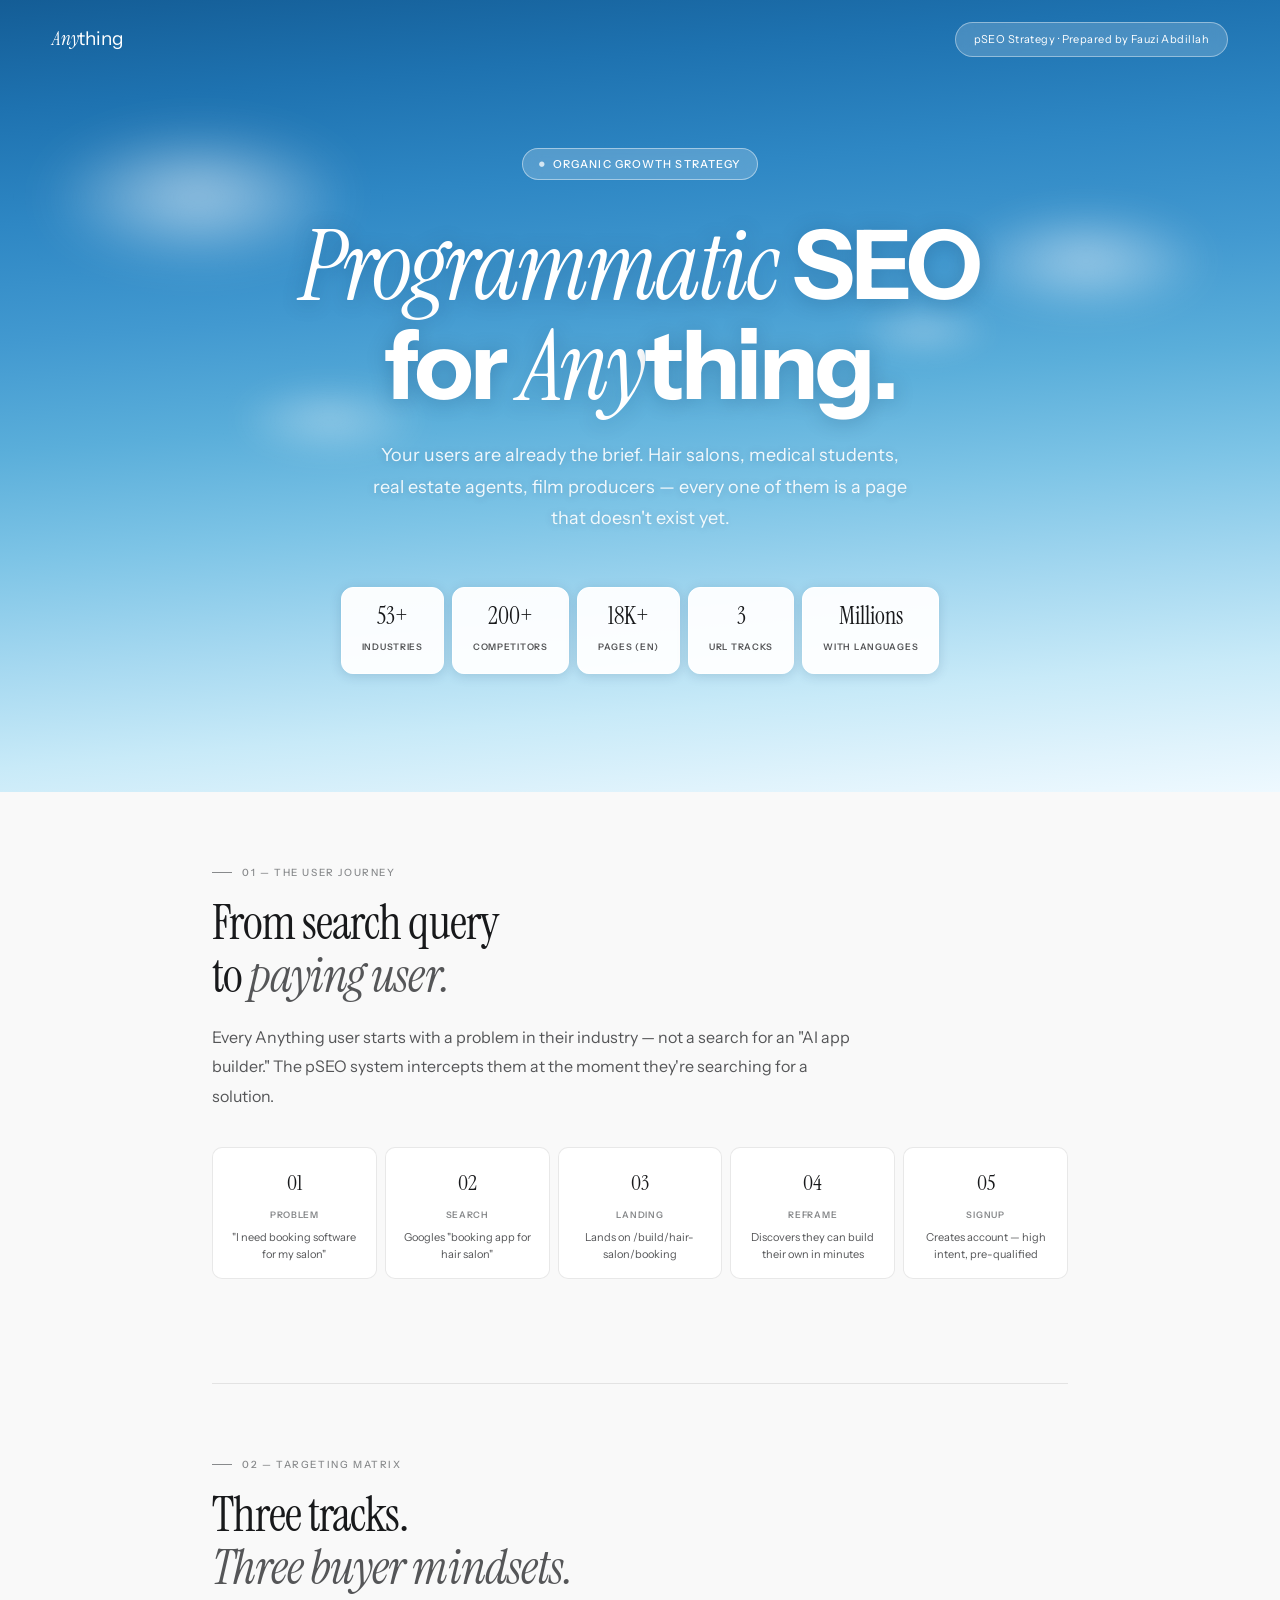
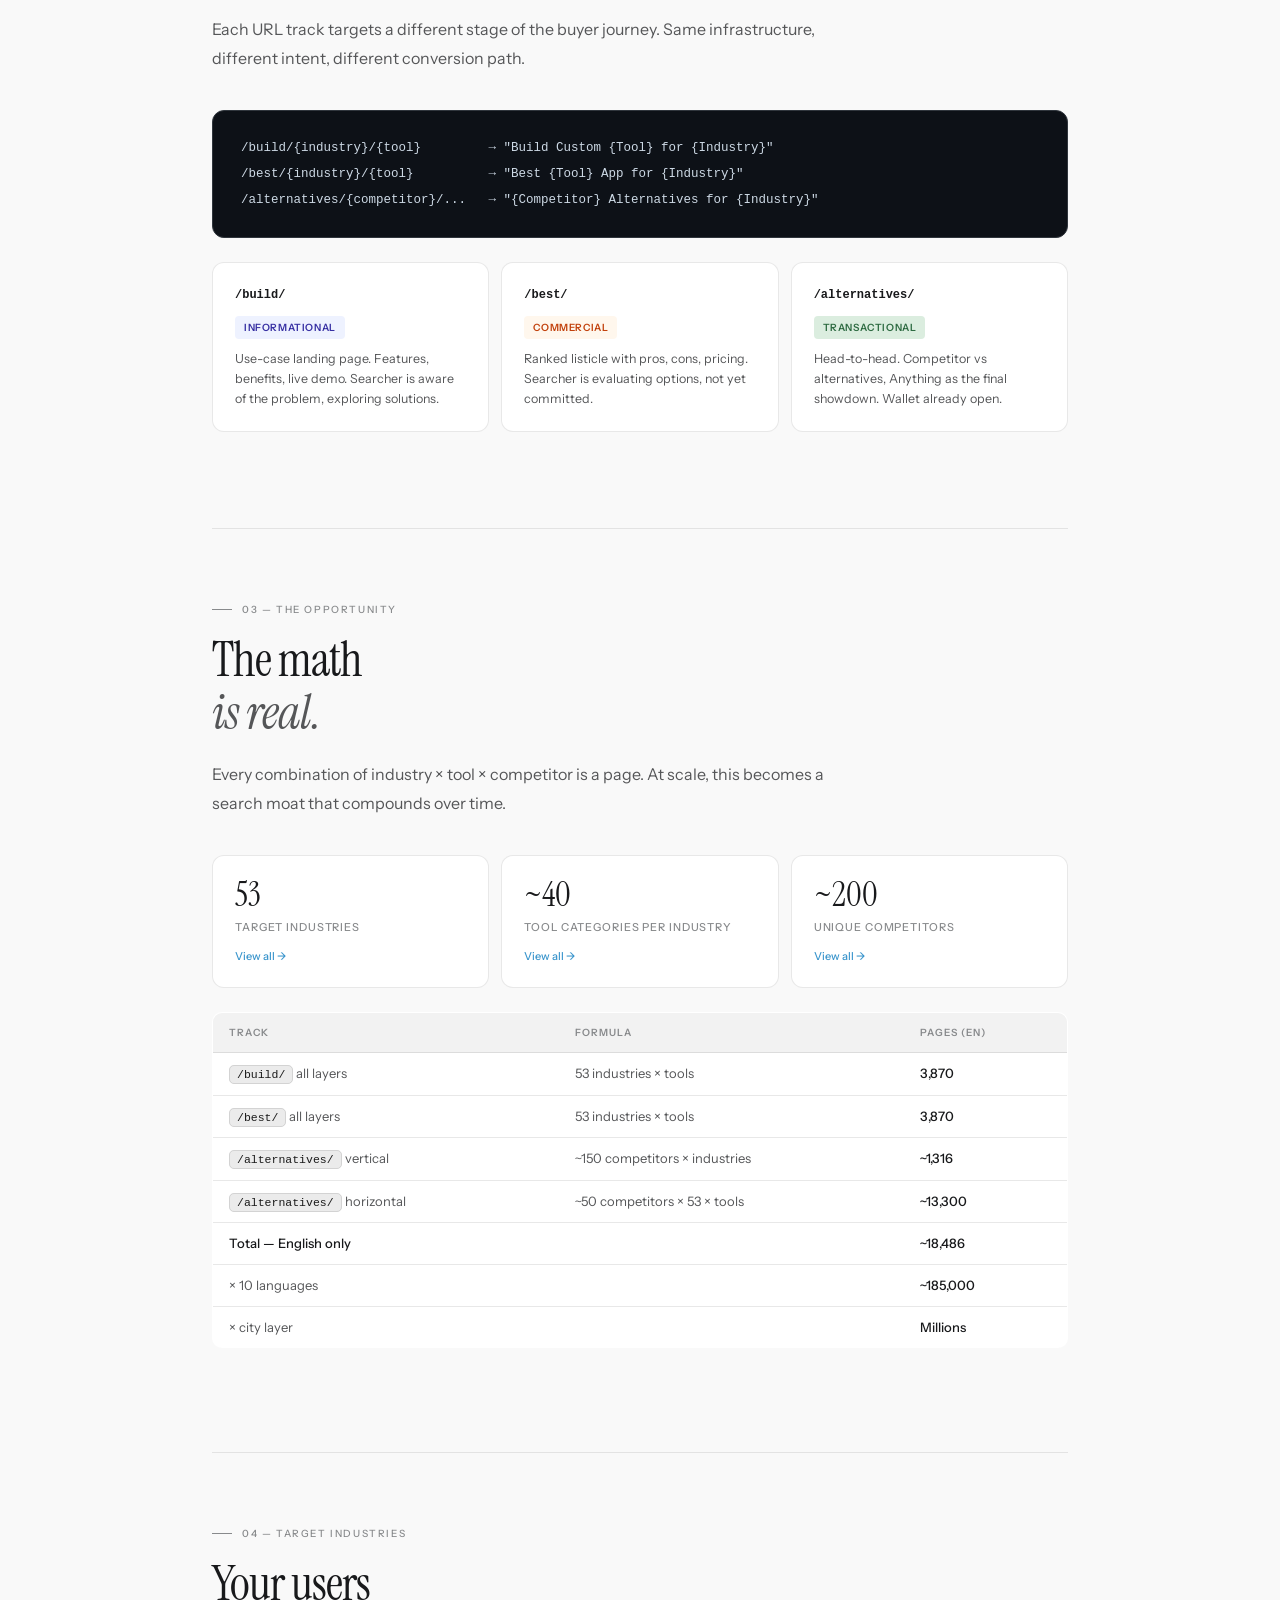
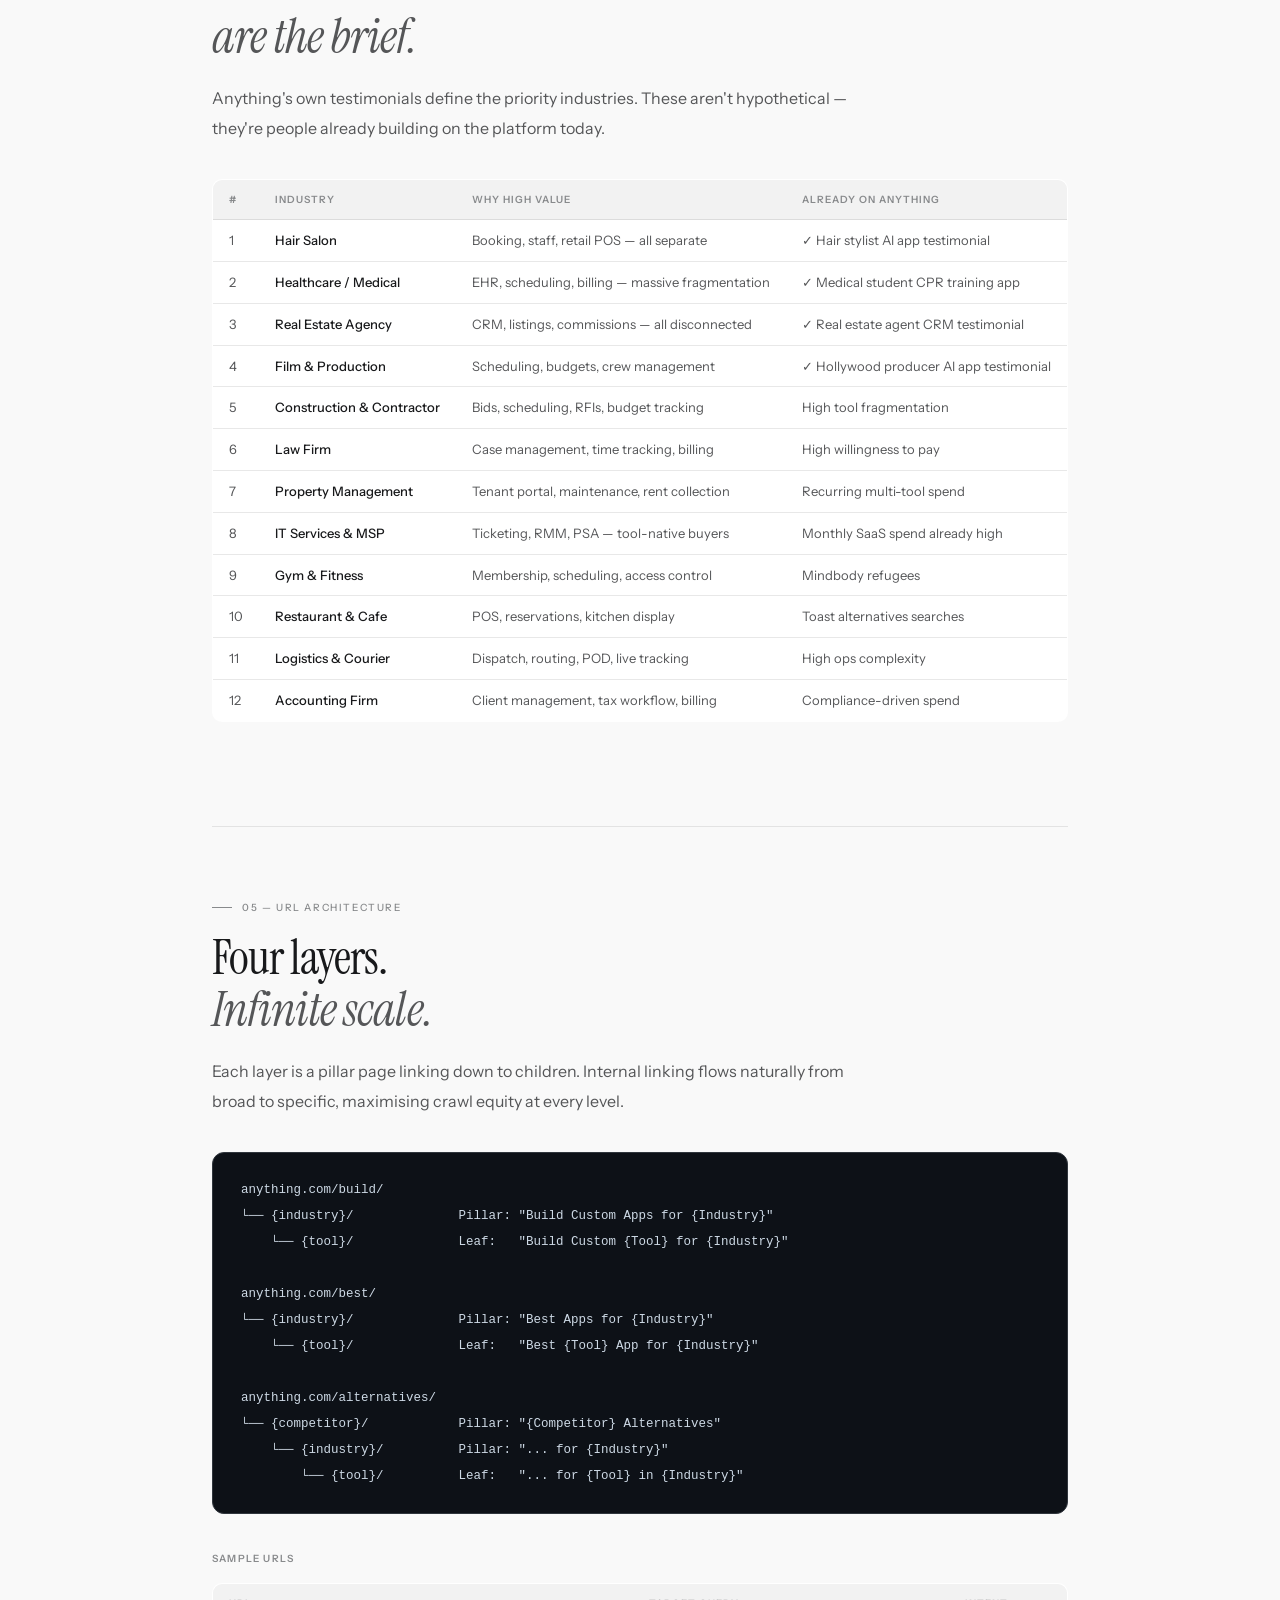
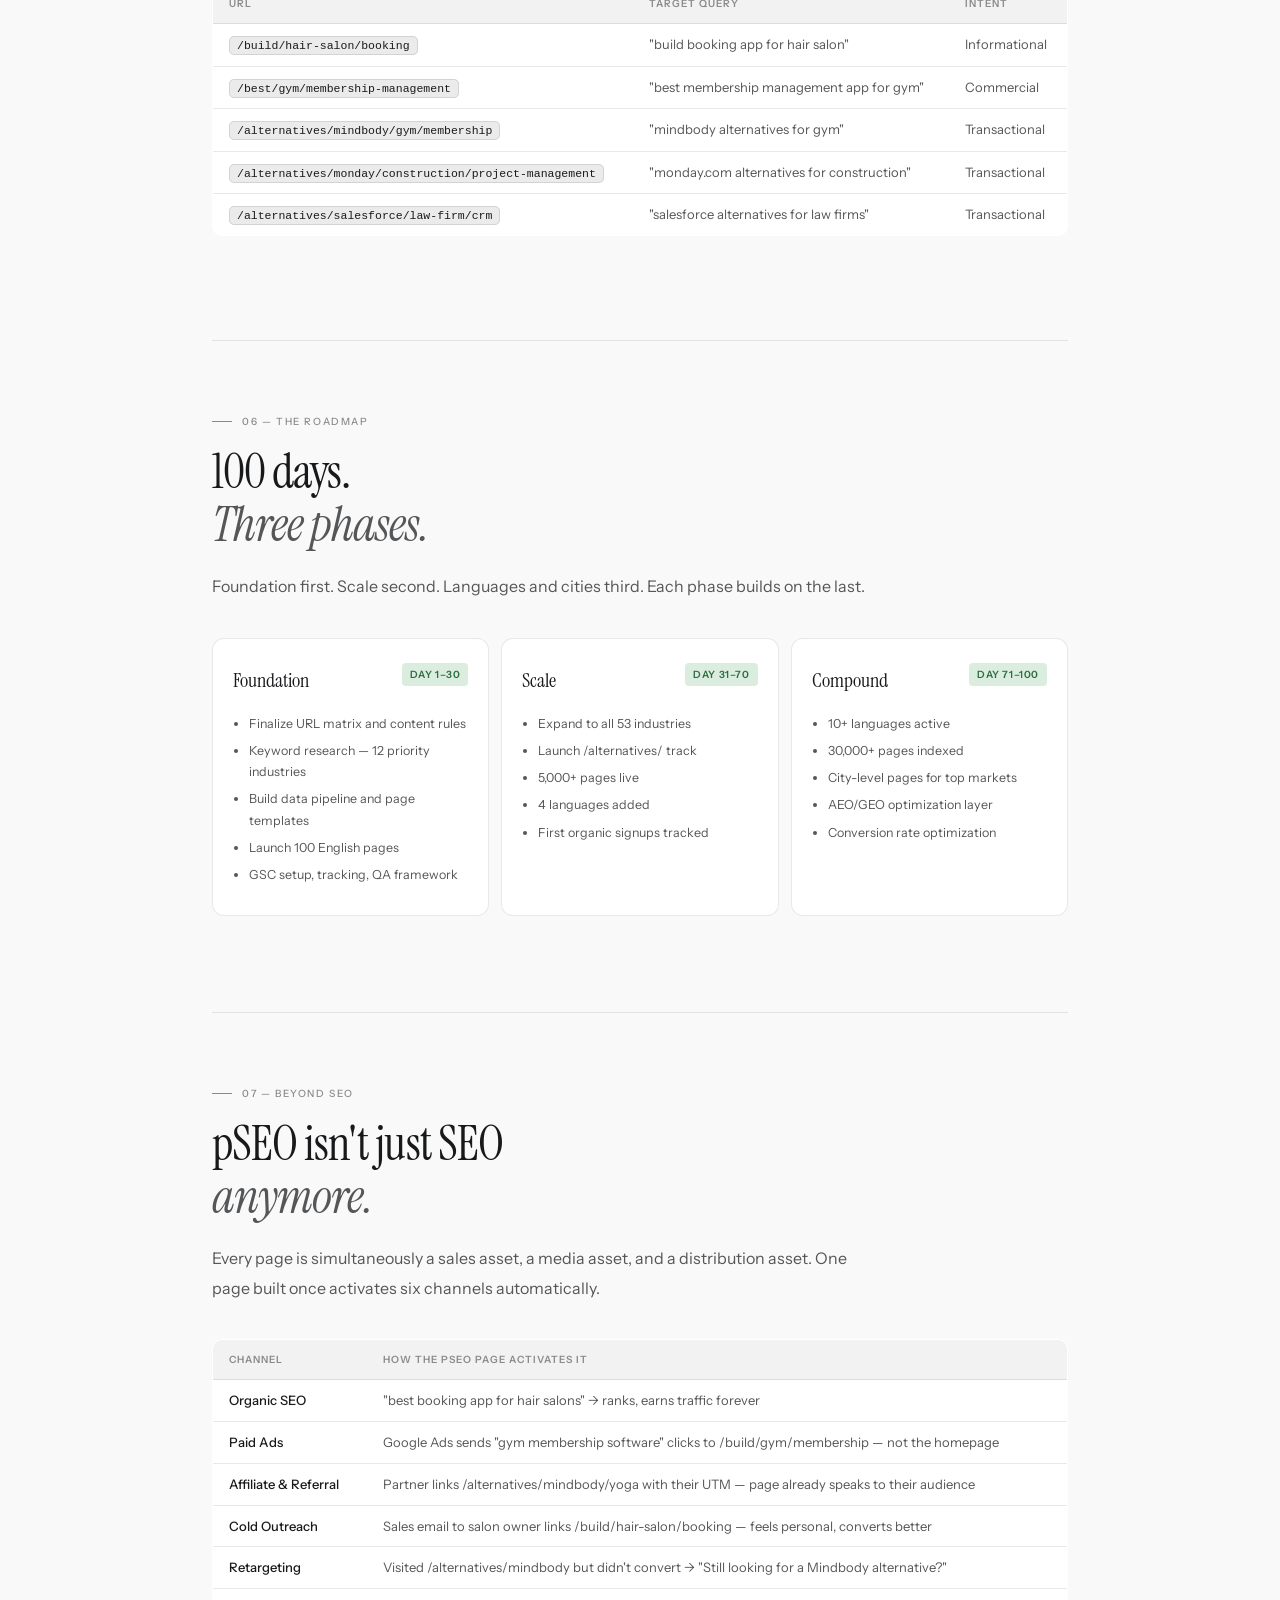
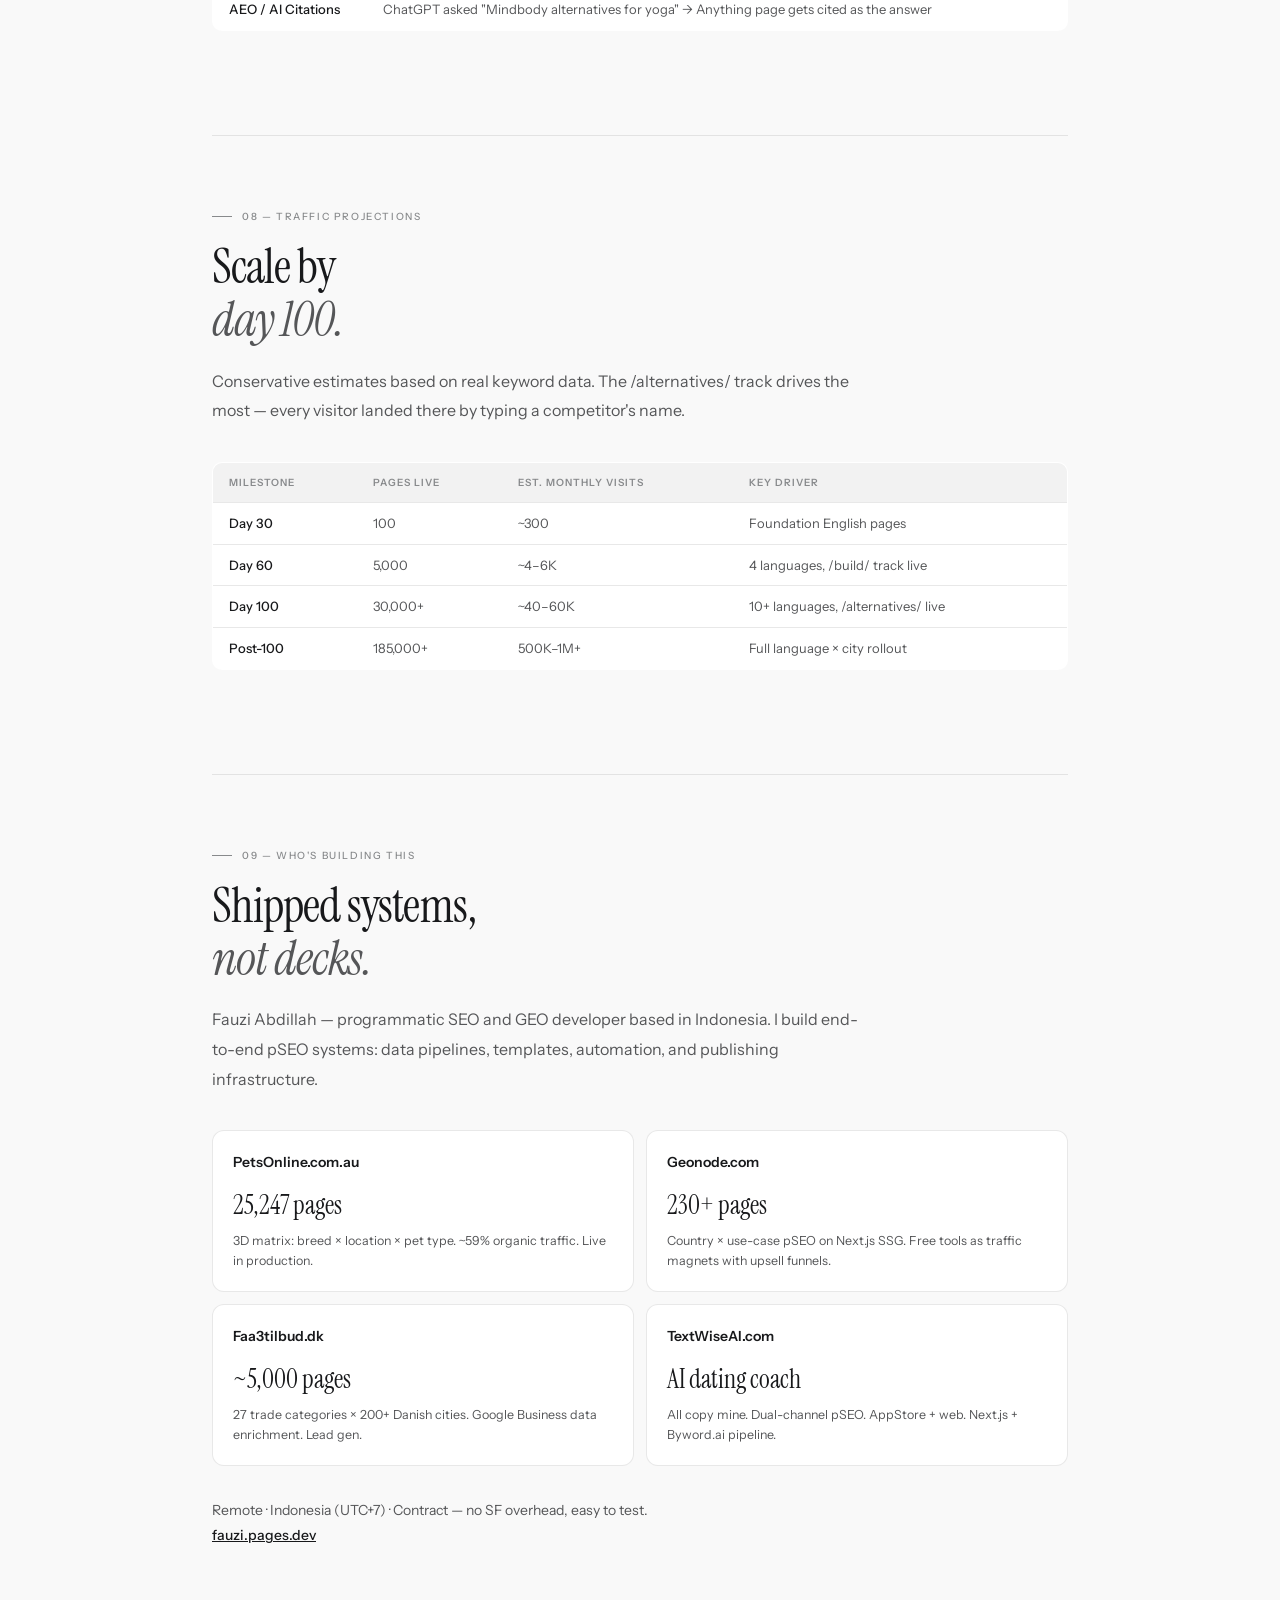
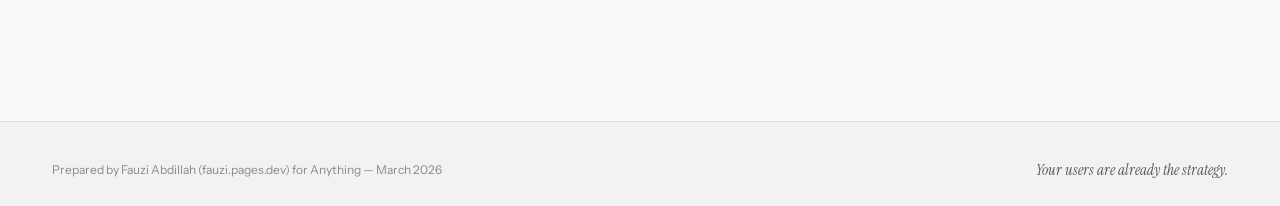
<file: anything-pseo-plan/index.html>
<!DOCTYPE html>
<html lang="en">
<head>
<meta charset="UTF-8">
<meta name="viewport" content="width=device-width, initial-scale=1.0">
<title>Programmatic SEO Plan — Anything</title>
<link href="https://fonts.googleapis.com/css2?family=Instrument+Serif:ital@0;1&family=Instrument+Sans:wght@400;500;600&display=swap" rel="stylesheet">
<style>
:root {
  --white:  #FFFFFF;
  --bg:     #F9F9F9;
  --text:   #18191B;
  --muted:  #555658;
  --faint:  #888A8C;
  --border: rgba(0,0,0,0.09);
  --green:  #DBEDDF;
  --green2: #2E6B42;
}

* { margin: 0; padding: 0; box-sizing: border-box; }

body {
  background: var(--bg);
  color: var(--text);
  font-family: 'Instrument Sans', system-ui, sans-serif;
  font-size: 15px;
  line-height: 1.7;
}

/* NAV */
nav {
  position: absolute;
  top: 0; left: 0; right: 0;
  z-index: 100;
  padding: 22px 52px;
  display: flex;
  align-items: center;
  justify-content: space-between;
}
.nav-logo { font-size: 19px; color: #fff; letter-spacing: -0.01em; }
.nav-logo em { font-family: 'Instrument Serif', serif; font-style: italic; font-weight: 400; }
.nav-pill {
  background: rgba(255,255,255,0.18);
  border: 1px solid rgba(255,255,255,0.4);
  border-radius: 100px;
  padding: 7px 18px;
  font-size: 11px;
  color: #fff;
  letter-spacing: 0.04em;
  backdrop-filter: blur(8px);
}

/* HERO */
.hero {
  min-height: 88vh;
  background: linear-gradient(175deg,
    #145D96 0%, #1E72B0 12%, #2E87C4 25%,
    #4299D0 38%, #5AAEDA 50%,
    #7DC4E6 62%, #A5D8F0 74%,
    #C8EAF8 85%, #E0F3FC 94%, #EEF9FF 100%);
  display: flex;
  flex-direction: column;
  align-items: center;
  justify-content: center;
  text-align: center;
  padding: 120px 48px 90px;
  position: relative;
  overflow: hidden;
}
.cloud {
  position: absolute;
  pointer-events: none;
  border-radius: 50%;
}
.c1 { top: 16%; left: 3%;  width: 320px; height: 140px; background: radial-gradient(ellipse, rgba(255,255,255,0.6) 0%, transparent 68%); filter: blur(24px); }
.c2 { top: 26%; right: 5%; width: 260px; height: 110px; background: radial-gradient(ellipse, rgba(255,255,255,0.5) 0%, transparent 68%); filter: blur(18px); }
.c3 { top: 48%; left: 18%; width: 200px; height:  80px; background: radial-gradient(ellipse, rgba(255,255,255,0.35) 0%, transparent 68%); filter: blur(14px); }
.c4 { top: 38%; right: 22%;width: 150px; height:  60px; background: radial-gradient(ellipse, rgba(255,255,255,0.3) 0%, transparent 68%); filter: blur(12px); }

.hero-badge {
  display: inline-flex;
  align-items: center;
  gap: 7px;
  background: rgba(255,255,255,0.2);
  border: 1px solid rgba(255,255,255,0.45);
  border-radius: 100px;
  padding: 6px 16px;
  margin-bottom: 36px;
  font-size: 11px;
  color: #fff;
  letter-spacing: 0.1em;
  text-transform: uppercase;
  font-weight: 500;
  backdrop-filter: blur(8px);
  position: relative; z-index: 1;
  animation: fadeUp 0.5s ease both;
}
.hero-badge::before { content: '●'; font-size: 7px; opacity: 0.75; }

h1.hero-title {
  font-size: clamp(50px, 9vw, 96px);
  line-height: 1.02;
  letter-spacing: -0.03em;
  color: #fff;
  margin-bottom: 24px;
  position: relative; z-index: 1;
  animation: fadeUp 0.5s 0.1s ease both;
  text-shadow: 0 2px 20px rgba(10,50,90,0.25);
}
h1.hero-title em { font-family: 'Instrument Serif', serif; font-style: italic; font-weight: 400; }

.hero-sub {
  font-size: 18px;
  color: rgba(255,255,255,0.9);
  max-width: 540px;
  line-height: 1.75;
  margin-bottom: 52px;
  position: relative; z-index: 1;
  animation: fadeUp 0.5s 0.2s ease both;
  text-shadow: 0 1px 8px rgba(10,50,90,0.2);
}

/* STATS — solid white cards for maximum contrast */
.hero-stats {
  display: flex;
  gap: 8px;
  position: relative; z-index: 1;
  animation: fadeUp 0.5s 0.3s ease both;
  flex-wrap: wrap;
  justify-content: center;
}
.hero-stat {
  background: rgba(255,255,255,0.95);
  border: 1px solid rgba(255,255,255,1);
  border-radius: 12px;
  padding: 16px 20px;
  text-align: center;
  min-width: 96px;
  backdrop-filter: blur(10px);
  box-shadow: 0 2px 12px rgba(10,50,90,0.15);
}
.stat-num {
  font-family: 'Instrument Serif', serif;
  font-size: 24px;
  color: var(--text);
  display: block;
  line-height: 1;
  margin-bottom: 4px;
}
.stat-label {
  font-size: 9px;
  color: var(--muted);
  text-transform: uppercase;
  letter-spacing: 0.08em;
  font-weight: 600;
}

/* CONTENT */
.content { max-width: 960px; margin: 0 auto; padding: 0 52px 100px; }

.section {
  padding: 72px 0;
  border-bottom: 1px solid var(--border);
  opacity: 0;
  transform: translateY(14px);
  transition: opacity 0.5s ease, transform 0.5s ease;
}
.section:last-child { border-bottom: none; }
.section.visible { opacity: 1; transform: translateY(0); }

.section-label {
  font-size: 10px;
  letter-spacing: 0.16em;
  text-transform: uppercase;
  color: var(--faint);
  margin-bottom: 16px;
  display: flex;
  align-items: center;
  gap: 10px;
  font-weight: 500;
}
.section-label::before { content: ''; width: 20px; height: 1px; background: var(--faint); }

h2.section-title {
  font-family: 'Instrument Serif', serif;
  font-size: clamp(30px, 4vw, 48px);
  font-weight: 400;
  line-height: 1.1;
  letter-spacing: -0.02em;
  margin-bottom: 20px;
  color: var(--text);
}
h2.section-title em { font-style: italic; color: var(--muted); }

p.lead { font-size: 16px; color: var(--muted); max-width: 660px; line-height: 1.85; margin-bottom: 36px; }
h3.sub { font-size: 10px; letter-spacing: 0.12em; text-transform: uppercase; color: var(--faint); margin: 36px 0 14px; font-weight: 600; }

/* ── CODE BLOCKS ──────────────────────────────
   pre  = dark background, BRIGHT text, bright selection
   code = light background, DARK text, dark selection
   No white-on-white anywhere.
──────────────────────────────────────────────── */
pre {
  background: #0D1117;
  border: 1px solid #30363D;
  border-radius: 12px;
  padding: 24px 28px;
  margin: 20px 0;
  overflow-x: auto;
}
pre code {
  font-family: 'SF Mono', 'Fira Code', 'Consolas', monospace;
  font-size: 12.5px;
  color: #CDD9E5;
  line-height: 2;
  background: transparent;
  border: none;
  padding: 0;
  border-radius: 0;
}
/* Selection inside pre: dark blue bg, white text */
pre *::selection { background: #264F78; color: #FFFFFF; }
pre *::-moz-selection { background: #264F78; color: #FFFFFF; }

/* Inline code: light gray bg, near-black text */
code {
  font-family: 'SF Mono', 'Fira Code', 'Consolas', monospace;
  font-size: 11.5px;
  background: #EBEBEB;
  border: 1px solid #D3D3D3;
  border-radius: 5px;
  padding: 2px 7px;
  color: #1A1A1A;
  font-weight: 500;
}
/* Selection on inline code: dark bg, white text */
code::selection { background: #1A1A1A; color: #FFFFFF; }
code::-moz-selection { background: #1A1A1A; color: #FFFFFF; }

/* TABLES */
.table-wrap { overflow-x: auto; margin: 16px 0 32px; }
table { width: 100%; border-collapse: collapse; font-size: 13px; border: 1px solid var(--border); border-radius: 10px; overflow: hidden; background: #fff; }
thead tr { background: #F2F2F2; border-bottom: 1px solid var(--border); }
th { font-size: 10px; letter-spacing: 0.1em; text-transform: uppercase; color: var(--faint); padding: 11px 16px; text-align: left; font-weight: 600; }
td { padding: 10px 16px; color: var(--muted); border-bottom: 1px solid var(--border); vertical-align: top; line-height: 1.6; }
tr:last-child td { border-bottom: none; }
tr:hover td { background: #FAFAFA; }
td strong { color: var(--text); font-weight: 500; }

/* CARDS */
.card-grid { display: grid; grid-template-columns: repeat(3, 1fr); gap: 12px; margin: 24px 0; }
.card { background: #fff; border: 1px solid var(--border); border-radius: 12px; padding: 22px; }
.card-num { font-family: 'Instrument Serif', serif; font-size: 34px; color: var(--text); line-height: 1; margin-bottom: 6px; }
.card-label { font-size: 11px; color: var(--faint); text-transform: uppercase; letter-spacing: 0.08em; font-weight: 500; }
.card-clickable { cursor: pointer; transition: box-shadow 0.2s, transform 0.2s; }
.card-clickable:hover { box-shadow: 0 4px 20px rgba(0,0,0,0.1); transform: translateY(-2px); }
.card-hint { font-size: 11px; color: #3A95CC; margin-top: 10px; font-weight: 500; }

/* MODAL */
.modal-overlay {
  display: none;
  position: fixed;
  inset: 0;
  background: rgba(0,0,0,0.45);
  backdrop-filter: blur(4px);
  z-index: 1000;
  align-items: center;
  justify-content: center;
  padding: 24px;
}
.modal-overlay.open { display: flex; }
.modal {
  background: #fff;
  border-radius: 16px;
  width: 100%;
  max-width: 860px;
  max-height: 82vh;
  display: flex;
  flex-direction: column;
  box-shadow: 0 24px 64px rgba(0,0,0,0.18);
  overflow: hidden;
  animation: modalIn 0.2s ease both;
}
@keyframes modalIn { from { opacity: 0; transform: translateY(16px) scale(0.98); } to { opacity: 1; transform: none; } }
.modal-header {
  padding: 22px 28px 18px;
  border-bottom: 1px solid var(--border);
  display: flex;
  align-items: center;
  justify-content: space-between;
  flex-shrink: 0;
}
.modal-title { font-family: 'Instrument Serif', serif; font-size: 22px; color: var(--text); }
.modal-close {
  width: 32px; height: 32px;
  border: 1px solid var(--border);
  border-radius: 8px;
  background: var(--bg);
  cursor: pointer;
  display: flex; align-items: center; justify-content: center;
  font-size: 16px; color: var(--muted);
  transition: background 0.15s;
}
.modal-close:hover { background: #EBEBEB; }
.modal-tabs {
  display: flex;
  gap: 0;
  border-bottom: 1px solid var(--border);
  padding: 0 28px;
  flex-shrink: 0;
}
.modal-tab {
  padding: 10px 16px;
  font-size: 12px;
  font-weight: 500;
  color: var(--faint);
  cursor: pointer;
  border-bottom: 2px solid transparent;
  margin-bottom: -1px;
  transition: color 0.15s, border-color 0.15s;
  text-transform: uppercase;
  letter-spacing: 0.06em;
}
.modal-tab.active { color: var(--text); border-bottom-color: var(--text); }
.modal-body { overflow-y: auto; padding: 24px 28px; flex: 1; }
.modal-panel { display: none; }
.modal-panel.active { display: block; }
.modal-body table { width: 100%; border-collapse: collapse; font-size: 13px; }
.modal-body thead tr { background: #F5F5F5; position: sticky; top: 0; }
.modal-body th { font-size: 10px; letter-spacing: 0.1em; text-transform: uppercase; color: var(--faint); padding: 10px 14px; text-align: left; font-weight: 600; border-bottom: 1px solid var(--border); }
.modal-body td { padding: 9px 14px; color: var(--muted); border-bottom: 1px solid var(--border); vertical-align: top; line-height: 1.5; }
.modal-body tr:last-child td { border-bottom: none; }
.modal-body tr:hover td { background: #FAFAFA; }
.modal-body td strong { color: var(--text); font-weight: 500; }
.modal-body .tag {
  display: inline-block;
  font-size: 10px; font-weight: 500;
  padding: 2px 8px; border-radius: 4px;
  margin: 1px;
}
.tag-v { background: #EEF2FF; color: #3730A3; }
.tag-h { background: #F0FDF4; color: #166534; }
.tag-ai { background: #FFF7ED; color: #C2410C; }

/* INTENT MATRIX */
.matrix { display: grid; grid-template-columns: repeat(3, 1fr); gap: 12px; margin: 24px 0; }
.matrix-cell { background: #fff; border: 1px solid var(--border); border-radius: 12px; padding: 22px; }
.matrix-track { font-family: 'SF Mono','Consolas',monospace; font-size: 12px; color: var(--text); font-weight: 600; margin-bottom: 8px; }
.badge {
  display: inline-block;
  font-size: 10px; font-weight: 600;
  letter-spacing: 0.06em; text-transform: uppercase;
  padding: 3px 9px; border-radius: 4px; margin-bottom: 10px;
}
.b-info { background: #EEF2FF; color: #3730A3; }
.b-comm { background: #FFF7ED; color: #C2410C; }
.b-tran { background: var(--green); color: var(--green2); }
.matrix-desc { font-size: 12.5px; color: var(--muted); line-height: 1.6; }

/* JOURNEY */
.journey { display: grid; grid-template-columns: repeat(5, 1fr); gap: 8px; margin: 32px 0; }
.step { background: #fff; border: 1px solid var(--border); border-radius: 10px; padding: 16px 12px; text-align: center; }
.step-num { font-family: 'Instrument Serif', serif; font-size: 22px; color: var(--text); display: block; margin-bottom: 5px; }
.step-label { font-size: 9px; color: var(--faint); text-transform: uppercase; letter-spacing: 0.08em; font-weight: 600; display: block; margin-bottom: 7px; }
.step-desc { font-size: 11px; color: var(--muted); line-height: 1.5; }

/* PHASES */
.phases { display: grid; grid-template-columns: repeat(3, 1fr); gap: 12px; margin: 24px 0; }
.phase { background: #fff; border: 1px solid var(--border); border-radius: 12px; padding: 24px 20px; }
.phase-header { display: flex; justify-content: space-between; align-items: flex-start; margin-bottom: 16px; }
.phase-title { font-family: 'Instrument Serif', serif; font-size: 20px; color: var(--text); }
.phase-days { font-size: 10px; background: var(--green); color: var(--green2); padding: 3px 8px; border-radius: 4px; font-weight: 600; text-transform: uppercase; letter-spacing: 0.06em; }
.phase ul { padding-left: 16px; }
.phase li { font-size: 12.5px; color: var(--muted); margin-bottom: 6px; }

/* ABOUT */
.about-grid { display: grid; grid-template-columns: 1fr 1fr; gap: 12px; margin-top: 32px; }
.project-card { background: #fff; border: 1px solid var(--border); border-radius: 12px; padding: 20px; }
.project-name { font-weight: 600; color: var(--text); font-size: 14px; margin-bottom: 4px; }
.project-stat { font-family: 'Instrument Serif', serif; font-size: 26px; color: var(--text); margin: 8px 0 4px; }
.project-desc { font-size: 12.5px; color: var(--muted); line-height: 1.6; }

/* FOOTER */
footer {
  border-top: 1px solid var(--border);
  padding: 36px 52px;
  display: flex;
  justify-content: space-between;
  align-items: center;
  flex-wrap: wrap;
  gap: 16px;
  background: #F2F2F2;
}
.footer-meta { font-size: 12px; color: var(--faint); }
.footer-sig { font-family: 'Instrument Serif', serif; font-style: italic; font-size: 15px; color: var(--muted); }

@keyframes fadeUp { from { opacity: 0; transform: translateY(14px); } to { opacity: 1; transform: translateY(0); } }

@media (max-width: 768px) {
  nav { padding: 16px 24px; }
  .hero { padding: 100px 24px 60px; }
  .content { padding: 0 24px 60px; }
  .card-grid, .matrix, .phases, .about-grid, .journey { grid-template-columns: 1fr; }
  footer { padding: 28px 24px; }
}
</style>
</head>
<body>

<nav>
  <div class="nav-logo"><em>Any</em>thing</div>
  <div class="nav-pill">pSEO Strategy · Prepared by Fauzi Abdillah</div>
</nav>

<div class="hero">
  <div class="cloud c1"></div>
  <div class="cloud c2"></div>
  <div class="cloud c3"></div>
  <div class="cloud c4"></div>
  <div class="hero-badge">Organic Growth Strategy</div>
  <h1 class="hero-title"><em>Programmatic</em> SEO<br>for <em>Any</em>thing.</h1>
  <p class="hero-sub">Your users are already the brief. Hair salons, medical students, real estate agents, film producers — every one of them is a page that doesn't exist yet.</p>
  <div class="hero-stats">
    <div class="hero-stat"><span class="stat-num">53+</span><span class="stat-label">Industries</span></div>
    <div class="hero-stat"><span class="stat-num">200+</span><span class="stat-label">Competitors</span></div>
    <div class="hero-stat"><span class="stat-num">18K+</span><span class="stat-label">Pages (EN)</span></div>
    <div class="hero-stat"><span class="stat-num">3</span><span class="stat-label">URL Tracks</span></div>
    <div class="hero-stat"><span class="stat-num">Millions</span><span class="stat-label">With Languages</span></div>
  </div>
</div>

<div class="content">

  <div class="section">
    <div class="section-label">01 — The User Journey</div>
    <h2 class="section-title">From search query<br>to <em>paying user.</em></h2>
    <p class="lead">Every Anything user starts with a problem in their industry — not a search for an "AI app builder." The pSEO system intercepts them at the moment they're searching for a solution.</p>
    <div class="journey">
      <div class="step"><span class="step-num">01</span><span class="step-label">Problem</span><div class="step-desc">"I need booking software for my salon"</div></div>
      <div class="step"><span class="step-num">02</span><span class="step-label">Search</span><div class="step-desc">Googles "booking app for hair salon"</div></div>
      <div class="step"><span class="step-num">03</span><span class="step-label">Landing</span><div class="step-desc">Lands on /build/hair-salon/booking</div></div>
      <div class="step"><span class="step-num">04</span><span class="step-label">Reframe</span><div class="step-desc">Discovers they can build their own in minutes</div></div>
      <div class="step"><span class="step-num">05</span><span class="step-label">Signup</span><div class="step-desc">Creates account — high intent, pre-qualified</div></div>
    </div>
  </div>

  <div class="section">
    <div class="section-label">02 — Targeting Matrix</div>
    <h2 class="section-title">Three tracks.<br><em>Three buyer mindsets.</em></h2>
    <p class="lead">Each URL track targets a different stage of the buyer journey. Same infrastructure, different intent, different conversion path.</p>
    <pre><code>/build/{industry}/{tool}         → "Build Custom {Tool} for {Industry}"
/best/{industry}/{tool}          → "Best {Tool} App for {Industry}"
/alternatives/{competitor}/...   → "{Competitor} Alternatives for {Industry}"</code></pre>
    <div class="matrix">
      <div class="matrix-cell">
        <div class="matrix-track">/build/</div>
        <span class="badge b-info">Informational</span>
        <div class="matrix-desc">Use-case landing page. Features, benefits, live demo. Searcher is aware of the problem, exploring solutions.</div>
      </div>
      <div class="matrix-cell">
        <div class="matrix-track">/best/</div>
        <span class="badge b-comm">Commercial</span>
        <div class="matrix-desc">Ranked listicle with pros, cons, pricing. Searcher is evaluating options, not yet committed.</div>
      </div>
      <div class="matrix-cell">
        <div class="matrix-track">/alternatives/</div>
        <span class="badge b-tran">Transactional</span>
        <div class="matrix-desc">Head-to-head. Competitor vs alternatives, Anything as the final showdown. Wallet already open.</div>
      </div>
    </div>
  </div>

  <div class="section">
    <div class="section-label">03 — The Opportunity</div>
    <h2 class="section-title">The math<br><em>is real.</em></h2>
    <p class="lead">Every combination of industry × tool × competitor is a page. At scale, this becomes a search moat that compounds over time.</p>
    <div class="card-grid">
      <div class="card card-clickable" onclick="openModal('industries')">
        <div class="card-num">53</div>
        <div class="card-label">Target Industries</div>
        <div class="card-hint">View all →</div>
      </div>
      <div class="card card-clickable" onclick="openModal('tools')">
        <div class="card-num">~40</div>
        <div class="card-label">Tool Categories per Industry</div>
        <div class="card-hint">View all →</div>
      </div>
      <div class="card card-clickable" onclick="openModal('competitors')">
        <div class="card-num">~200</div>
        <div class="card-label">Unique Competitors</div>
        <div class="card-hint">View all →</div>
      </div>
    </div>
    <div class="table-wrap">
      <table>
        <thead><tr><th>Track</th><th>Formula</th><th>Pages (EN)</th></tr></thead>
        <tbody>
          <tr><td><code>/build/</code> all layers</td><td>53 industries × tools</td><td><strong>3,870</strong></td></tr>
          <tr><td><code>/best/</code> all layers</td><td>53 industries × tools</td><td><strong>3,870</strong></td></tr>
          <tr><td><code>/alternatives/</code> vertical</td><td>~150 competitors × industries</td><td><strong>~1,316</strong></td></tr>
          <tr><td><code>/alternatives/</code> horizontal</td><td>~50 competitors × 53 × tools</td><td><strong>~13,300</strong></td></tr>
          <tr><td><strong>Total — English only</strong></td><td></td><td><strong>~18,486</strong></td></tr>
          <tr><td>× 10 languages</td><td></td><td><strong>~185,000</strong></td></tr>
          <tr><td>× city layer</td><td></td><td><strong>Millions</strong></td></tr>
        </tbody>
      </table>
    </div>
  </div>

  <div class="section">
    <div class="section-label">04 — Target Industries</div>
    <h2 class="section-title">Your users<br><em>are the brief.</em></h2>
    <p class="lead">Anything's own testimonials define the priority industries. These aren't hypothetical — they're people already building on the platform today.</p>
    <div class="table-wrap">
      <table>
        <thead><tr><th>#</th><th>Industry</th><th>Why High Value</th><th>Already on Anything</th></tr></thead>
        <tbody>
          <tr><td>1</td><td><strong>Hair Salon</strong></td><td>Booking, staff, retail POS — all separate</td><td>✓ Hair stylist AI app testimonial</td></tr>
          <tr><td>2</td><td><strong>Healthcare / Medical</strong></td><td>EHR, scheduling, billing — massive fragmentation</td><td>✓ Medical student CPR training app</td></tr>
          <tr><td>3</td><td><strong>Real Estate Agency</strong></td><td>CRM, listings, commissions — all disconnected</td><td>✓ Real estate agent CRM testimonial</td></tr>
          <tr><td>4</td><td><strong>Film & Production</strong></td><td>Scheduling, budgets, crew management</td><td>✓ Hollywood producer AI app testimonial</td></tr>
          <tr><td>5</td><td><strong>Construction & Contractor</strong></td><td>Bids, scheduling, RFIs, budget tracking</td><td>High tool fragmentation</td></tr>
          <tr><td>6</td><td><strong>Law Firm</strong></td><td>Case management, time tracking, billing</td><td>High willingness to pay</td></tr>
          <tr><td>7</td><td><strong>Property Management</strong></td><td>Tenant portal, maintenance, rent collection</td><td>Recurring multi-tool spend</td></tr>
          <tr><td>8</td><td><strong>IT Services & MSP</strong></td><td>Ticketing, RMM, PSA — tool-native buyers</td><td>Monthly SaaS spend already high</td></tr>
          <tr><td>9</td><td><strong>Gym & Fitness</strong></td><td>Membership, scheduling, access control</td><td>Mindbody refugees</td></tr>
          <tr><td>10</td><td><strong>Restaurant & Cafe</strong></td><td>POS, reservations, kitchen display</td><td>Toast alternatives searches</td></tr>
          <tr><td>11</td><td><strong>Logistics & Courier</strong></td><td>Dispatch, routing, POD, live tracking</td><td>High ops complexity</td></tr>
          <tr><td>12</td><td><strong>Accounting Firm</strong></td><td>Client management, tax workflow, billing</td><td>Compliance-driven spend</td></tr>
        </tbody>
      </table>
    </div>
  </div>

  <div class="section">
    <div class="section-label">05 — URL Architecture</div>
    <h2 class="section-title">Four layers.<br><em>Infinite scale.</em></h2>
    <p class="lead">Each layer is a pillar page linking down to children. Internal linking flows naturally from broad to specific, maximising crawl equity at every level.</p>
    <pre><code>anything.com/build/
└── {industry}/              Pillar: "Build Custom Apps for {Industry}"
    └── {tool}/              Leaf:   "Build Custom {Tool} for {Industry}"

anything.com/best/
└── {industry}/              Pillar: "Best Apps for {Industry}"
    └── {tool}/              Leaf:   "Best {Tool} App for {Industry}"

anything.com/alternatives/
└── {competitor}/            Pillar: "{Competitor} Alternatives"
    └── {industry}/          Pillar: "... for {Industry}"
        └── {tool}/          Leaf:   "... for {Tool} in {Industry}"</code></pre>
    <h3 class="sub">Sample URLs</h3>
    <div class="table-wrap">
      <table>
        <thead><tr><th>URL</th><th>Target Query</th><th>Intent</th></tr></thead>
        <tbody>
          <tr><td><code>/build/hair-salon/booking</code></td><td>"build booking app for hair salon"</td><td>Informational</td></tr>
          <tr><td><code>/best/gym/membership-management</code></td><td>"best membership management app for gym"</td><td>Commercial</td></tr>
          <tr><td><code>/alternatives/mindbody/gym/membership</code></td><td>"mindbody alternatives for gym"</td><td>Transactional</td></tr>
          <tr><td><code>/alternatives/monday/construction/project-management</code></td><td>"monday.com alternatives for construction"</td><td>Transactional</td></tr>
          <tr><td><code>/alternatives/salesforce/law-firm/crm</code></td><td>"salesforce alternatives for law firms"</td><td>Transactional</td></tr>
        </tbody>
      </table>
    </div>
  </div>

  <div class="section">
    <div class="section-label">06 — The Roadmap</div>
    <h2 class="section-title">100 days.<br><em>Three phases.</em></h2>
    <p class="lead">Foundation first. Scale second. Languages and cities third. Each phase builds on the last.</p>
    <div class="phases">
      <div class="phase">
        <div class="phase-header"><div class="phase-title">Foundation</div><div class="phase-days">Day 1–30</div></div>
        <ul>
          <li>Finalize URL matrix and content rules</li>
          <li>Keyword research — 12 priority industries</li>
          <li>Build data pipeline and page templates</li>
          <li>Launch 100 English pages</li>
          <li>GSC setup, tracking, QA framework</li>
        </ul>
      </div>
      <div class="phase">
        <div class="phase-header"><div class="phase-title">Scale</div><div class="phase-days">Day 31–70</div></div>
        <ul>
          <li>Expand to all 53 industries</li>
          <li>Launch /alternatives/ track</li>
          <li>5,000+ pages live</li>
          <li>4 languages added</li>
          <li>First organic signups tracked</li>
        </ul>
      </div>
      <div class="phase">
        <div class="phase-header"><div class="phase-title">Compound</div><div class="phase-days">Day 71–100</div></div>
        <ul>
          <li>10+ languages active</li>
          <li>30,000+ pages indexed</li>
          <li>City-level pages for top markets</li>
          <li>AEO/GEO optimization layer</li>
          <li>Conversion rate optimization</li>
        </ul>
      </div>
    </div>
  </div>

  <div class="section">
    <div class="section-label">07 — Beyond SEO</div>
    <h2 class="section-title">pSEO isn't just SEO<br><em>anymore.</em></h2>
    <p class="lead">Every page is simultaneously a sales asset, a media asset, and a distribution asset. One page built once activates six channels automatically.</p>
    <div class="table-wrap">
      <table>
        <thead><tr><th>Channel</th><th>How the pSEO page activates it</th></tr></thead>
        <tbody>
          <tr><td><strong>Organic SEO</strong></td><td>"best booking app for hair salons" → ranks, earns traffic forever</td></tr>
          <tr><td><strong>Paid Ads</strong></td><td>Google Ads sends "gym membership software" clicks to /build/gym/membership — not the homepage</td></tr>
          <tr><td><strong>Affiliate & Referral</strong></td><td>Partner links /alternatives/mindbody/yoga with their UTM — page already speaks to their audience</td></tr>
          <tr><td><strong>Cold Outreach</strong></td><td>Sales email to salon owner links /build/hair-salon/booking — feels personal, converts better</td></tr>
          <tr><td><strong>Retargeting</strong></td><td>Visited /alternatives/mindbody but didn't convert → "Still looking for a Mindbody alternative?"</td></tr>
          <tr><td><strong>AEO / AI Citations</strong></td><td>ChatGPT asked "Mindbody alternatives for yoga" → Anything page gets cited as the answer</td></tr>
        </tbody>
      </table>
    </div>
  </div>

  <div class="section">
    <div class="section-label">08 — Traffic Projections</div>
    <h2 class="section-title">Scale by<br><em>day 100.</em></h2>
    <p class="lead">Conservative estimates based on real keyword data. The /alternatives/ track drives the most — every visitor landed there by typing a competitor's name.</p>
    <div class="table-wrap">
      <table>
        <thead><tr><th>Milestone</th><th>Pages Live</th><th>Est. Monthly Visits</th><th>Key Driver</th></tr></thead>
        <tbody>
          <tr><td><strong>Day 30</strong></td><td>100</td><td>~300</td><td>Foundation English pages</td></tr>
          <tr><td><strong>Day 60</strong></td><td>5,000</td><td>~4–6K</td><td>4 languages, /build/ track live</td></tr>
          <tr><td><strong>Day 100</strong></td><td>30,000+</td><td>~40–60K</td><td>10+ languages, /alternatives/ live</td></tr>
          <tr><td><strong>Post-100</strong></td><td>185,000+</td><td>500K–1M+</td><td>Full language × city rollout</td></tr>
        </tbody>
      </table>
    </div>
  </div>

  <div class="section">
    <div class="section-label">09 — Who's Building This</div>
    <h2 class="section-title">Shipped systems,<br><em>not decks.</em></h2>
    <p class="lead">Fauzi Abdillah — programmatic SEO and GEO developer based in Indonesia. I build end-to-end pSEO systems: data pipelines, templates, automation, and publishing infrastructure.</p>
    <div class="about-grid">
      <div class="project-card">
        <div class="project-name">PetsOnline.com.au</div>
        <div class="project-stat">25,247 pages</div>
        <div class="project-desc">3D matrix: breed × location × pet type. ~59% organic traffic. Live in production.</div>
      </div>
      <div class="project-card">
        <div class="project-name">Geonode.com</div>
        <div class="project-stat">230+ pages</div>
        <div class="project-desc">Country × use-case pSEO on Next.js SSG. Free tools as traffic magnets with upsell funnels.</div>
      </div>
      <div class="project-card">
        <div class="project-name">Faa3tilbud.dk</div>
        <div class="project-stat">~5,000 pages</div>
        <div class="project-desc">27 trade categories × 200+ Danish cities. Google Business data enrichment. Lead gen.</div>
      </div>
      <div class="project-card">
        <div class="project-name">TextWiseAI.com</div>
        <div class="project-stat">AI dating coach</div>
        <div class="project-desc">All copy mine. Dual-channel pSEO. AppStore + web. Next.js + Byword.ai pipeline.</div>
      </div>
    </div>
    <p style="margin-top:32px; color:var(--muted); font-size:14px; line-height:1.8;">
      Remote · Indonesia (UTC+7) · Contract — no SF overhead, easy to test.<br>
      <a href="https://fauzi.pages.dev" style="color:var(--text); font-weight:500;">fauzi.pages.dev</a>
    </p>
  </div>

</div>

<footer>
  <div class="footer-meta">Prepared by Fauzi Abdillah (fauzi.pages.dev) for Anything — March 2026</div>
  <div class="footer-sig">Your users are already the strategy.</div>
</footer>

<!-- MODAL -->
<div class="modal-overlay" id="modal-overlay" onclick="closeModalOutside(event)">
  <div class="modal">
    <div class="modal-header">
      <div class="modal-title" id="modal-title">Reference Data</div>
      <button class="modal-close" onclick="closeModal()">✕</button>
    </div>
    <div class="modal-tabs" id="modal-tabs"></div>
    <div class="modal-body" id="modal-body"></div>
  </div>
</div>

<script>
const obs = new IntersectionObserver(entries => {
  entries.forEach(e => {
    if (e.isIntersecting) { e.target.classList.add('visible'); obs.unobserve(e.target); }
  });
}, { threshold: 0.05 });
document.querySelectorAll('.section').forEach(s => obs.observe(s));

// ── MODAL DATA ───────────────────────────────────────────────

const MODALS = {

  industries: {
    title: '53 Target Industries',
    tabs: ['All Industries'],
    panels: [`
      <table>
        <thead><tr><th>#</th><th>Industry</th><th>Category</th><th>Avg Tools Needed</th></tr></thead>
        <tbody>
          <tr><td>1</td><td><strong>Hospital & Specialist</strong></td><td>Healthcare</td><td>7+</td></tr>
          <tr><td>2</td><td><strong>Medical / GP Clinic</strong></td><td>Healthcare</td><td>5</td></tr>
          <tr><td>3</td><td><strong>Dental Clinic</strong></td><td>Healthcare</td><td>4</td></tr>
          <tr><td>4</td><td><strong>Mental Health Practice</strong></td><td>Healthcare</td><td>4</td></tr>
          <tr><td>5</td><td><strong>Veterinary</strong></td><td>Healthcare</td><td>4</td></tr>
          <tr><td>6</td><td><strong>Pharmacy</strong></td><td>Healthcare</td><td>4</td></tr>
          <tr><td>7</td><td><strong>Optometry</strong></td><td>Healthcare</td><td>3</td></tr>
          <tr><td>8</td><td><strong>Chiropractor</strong></td><td>Healthcare</td><td>3</td></tr>
          <tr><td>9</td><td><strong>Dietitian / Nutrition</strong></td><td>Healthcare</td><td>3</td></tr>
          <tr><td>10</td><td><strong>Home Care / NDIS</strong></td><td>Healthcare</td><td>6</td></tr>
          <tr><td>11</td><td><strong>Hair Salon</strong></td><td>Beauty & Wellness</td><td>4</td></tr>
          <tr><td>12</td><td><strong>Spa & Beauty</strong></td><td>Beauty & Wellness</td><td>4</td></tr>
          <tr><td>13</td><td><strong>Barbershop</strong></td><td>Beauty & Wellness</td><td>3</td></tr>
          <tr><td>14</td><td><strong>Nail Salon</strong></td><td>Beauty & Wellness</td><td>3</td></tr>
          <tr><td>15</td><td><strong>Tattoo Studio</strong></td><td>Beauty & Wellness</td><td>3</td></tr>
          <tr><td>16</td><td><strong>Gym & Fitness</strong></td><td>Beauty & Wellness</td><td>4</td></tr>
          <tr><td>17</td><td><strong>Yoga & Pilates</strong></td><td>Beauty & Wellness</td><td>3</td></tr>
          <tr><td>18</td><td><strong>Personal Trainer</strong></td><td>Beauty & Wellness</td><td>3</td></tr>
          <tr><td>19</td><td><strong>Construction & Contractor</strong></td><td>Trades & Field</td><td>6+</td></tr>
          <tr><td>20</td><td><strong>Electrician / Trade</strong></td><td>Trades & Field</td><td>4</td></tr>
          <tr><td>21</td><td><strong>Plumbing / HVAC</strong></td><td>Trades & Field</td><td>4</td></tr>
          <tr><td>22</td><td><strong>Pest Control</strong></td><td>Trades & Field</td><td>4</td></tr>
          <tr><td>23</td><td><strong>Cleaning Service</strong></td><td>Trades & Field</td><td>4</td></tr>
          <tr><td>24</td><td><strong>Landscaping</strong></td><td>Trades & Field</td><td>4</td></tr>
          <tr><td>25</td><td><strong>Security Company</strong></td><td>Trades & Field</td><td>5</td></tr>
          <tr><td>26</td><td><strong>Law Firm</strong></td><td>Professional Services</td><td>5</td></tr>
          <tr><td>27</td><td><strong>Accounting Firm</strong></td><td>Professional Services</td><td>5</td></tr>
          <tr><td>28</td><td><strong>Architecture Firm</strong></td><td>Professional Services</td><td>5</td></tr>
          <tr><td>29</td><td><strong>Interior Design</strong></td><td>Professional Services</td><td>4</td></tr>
          <tr><td>30</td><td><strong>IT Services & MSP</strong></td><td>Professional Services</td><td>5</td></tr>
          <tr><td>31</td><td><strong>Photography Studio</strong></td><td>Professional Services</td><td>4</td></tr>
          <tr><td>32</td><td><strong>Freelance & Creative Agency</strong></td><td>Professional Services</td><td>4</td></tr>
          <tr><td>33</td><td><strong>Real Estate Agency</strong></td><td>Real Estate</td><td>5</td></tr>
          <tr><td>34</td><td><strong>Property Management</strong></td><td>Real Estate</td><td>6</td></tr>
          <tr><td>35</td><td><strong>Logistics & Courier</strong></td><td>Transport & Logistics</td><td>5</td></tr>
          <tr><td>36</td><td><strong>Trucking & Freight</strong></td><td>Transport & Logistics</td><td>5</td></tr>
          <tr><td>37</td><td><strong>Moving Company</strong></td><td>Transport & Logistics</td><td>4</td></tr>
          <tr><td>38</td><td><strong>Car Rental</strong></td><td>Transport & Logistics</td><td>4</td></tr>
          <tr><td>39</td><td><strong>Taxi & Chauffeur</strong></td><td>Transport & Logistics</td><td>4</td></tr>
          <tr><td>40</td><td><strong>Restaurant & Cafe</strong></td><td>Food & Hospitality</td><td>5</td></tr>
          <tr><td>41</td><td><strong>Hotel & Hostel</strong></td><td>Food & Hospitality</td><td>6</td></tr>
          <tr><td>42</td><td><strong>Catering</strong></td><td>Food & Hospitality</td><td>4</td></tr>
          <tr><td>43</td><td><strong>Travel Agency</strong></td><td>Food & Hospitality</td><td>4</td></tr>
          <tr><td>44</td><td><strong>Manufacturing</strong></td><td>Industry & Trade</td><td>6+</td></tr>
          <tr><td>45</td><td><strong>Wholesale & Distribution</strong></td><td>Industry & Trade</td><td>5</td></tr>
          <tr><td>46</td><td><strong>Retail Shop</strong></td><td>Industry & Trade</td><td>4</td></tr>
          <tr><td>47</td><td><strong>Auto Repair / Workshop</strong></td><td>Industry & Trade</td><td>4</td></tr>
          <tr><td>48</td><td><strong>Farm & Agriculture</strong></td><td>Industry & Trade</td><td>4</td></tr>
          <tr><td>49</td><td><strong>School / Tutoring</strong></td><td>Education & Nonprofit</td><td>5</td></tr>
          <tr><td>50</td><td><strong>Church / Non-profit</strong></td><td>Education & Nonprofit</td><td>4</td></tr>
          <tr><td>51</td><td><strong>Childcare Centre</strong></td><td>Education & Nonprofit</td><td>4</td></tr>
          <tr><td>52</td><td><strong>Event Planner</strong></td><td>Events & Media</td><td>5</td></tr>
          <tr><td>53</td><td><strong>Co-working Space</strong></td><td>Other</td><td>4</td></tr>
        </tbody>
      </table>
    `]
  },

  tools: {
    title: 'Tool Categories',
    tabs: ['Industry-Specific', 'General (All Industries)'],
    panels: [`
      <table>
        <thead><tr><th>Industry</th><th>Specialized Tool Categories</th></tr></thead>
        <tbody>
          <tr><td><strong>Hotel & Hostel</strong></td><td>Property Management (PMS), Channel Manager, Revenue Management, Guest Portal</td></tr>
          <tr><td><strong>Restaurant & Cafe</strong></td><td>POS, Table Management, Kitchen Display, Reservation System</td></tr>
          <tr><td><strong>Dental Clinic</strong></td><td>Practice Management, Patient Records, Treatment Planning</td></tr>
          <tr><td><strong>Medical / GP Clinic</strong></td><td>EHR, Patient Portal, Billing & Claims</td></tr>
          <tr><td><strong>Hospital & Specialist</strong></td><td>Clinical Management, Ward Management, Bed Tracking, Lab Orders</td></tr>
          <tr><td><strong>Veterinary</strong></td><td>Practice Management, Pet Records, Vaccination Tracker</td></tr>
          <tr><td><strong>Pharmacy</strong></td><td>Prescription Management, Drug Inventory, Patient Profiles</td></tr>
          <tr><td><strong>Mental Health</strong></td><td>Session Notes, Treatment Plans, Telehealth, Insurance Billing</td></tr>
          <tr><td><strong>Gym & Fitness</strong></td><td>Membership Management, Class Scheduling, Access Control</td></tr>
          <tr><td><strong>Yoga & Pilates</strong></td><td>Class Booking, Instructor Scheduling, Packages</td></tr>
          <tr><td><strong>Hair Salon</strong></td><td>Appointment Booking, Staff Roster, Service Menu</td></tr>
          <tr><td><strong>Spa & Beauty</strong></td><td>Booking, Treatment Room Schedule, Retail POS</td></tr>
          <tr><td><strong>Personal Trainer</strong></td><td>Client Programs, Progress Tracking, Session Booking</td></tr>
          <tr><td><strong>Construction</strong></td><td>Bid Management, Project Scheduling, RFIs, Budget</td></tr>
          <tr><td><strong>Electrician / Trade</strong></td><td>Job Cards, Scheduling, Compliance Certificates</td></tr>
          <tr><td><strong>Law Firm</strong></td><td>Case Management, Time Tracking, Client Portal, Billing</td></tr>
          <tr><td><strong>Accounting Firm</strong></td><td>Client Management, Tax Workflow, Document Portal</td></tr>
          <tr><td><strong>IT Services & MSP</strong></td><td>Ticketing, Remote Monitoring, PSA</td></tr>
          <tr><td><strong>Real Estate Agency</strong></td><td>Lead Management, Listings, Deal Pipeline, Commission</td></tr>
          <tr><td><strong>Property Management</strong></td><td>Tenant Portal, Maintenance Requests, Rent Collection</td></tr>
          <tr><td><strong>Logistics & Courier</strong></td><td>Dispatch, Route Optimization, POD, Live Tracking</td></tr>
          <tr><td><strong>Trucking & Freight</strong></td><td>Load Management, ELD/DOT Compliance, Driver Logs</td></tr>
          <tr><td><strong>Moving Company</strong></td><td>Job Estimator, Crew Scheduling, Bill of Lading</td></tr>
          <tr><td><strong>Manufacturing</strong></td><td>Production Planning, BOM, Work Orders, Quality Control</td></tr>
          <tr><td><strong>Retail Shop</strong></td><td>POS, Stock Management, Loyalty, Staff Rota</td></tr>
          <tr><td><strong>Event Planner</strong></td><td>Event Timeline, Vendor Management, Seating, Budget</td></tr>
          <tr><td><strong>Travel Agency</strong></td><td>Itinerary Builder, Quote Management, Booking Engine</td></tr>
          <tr><td><strong>School / Tutoring</strong></td><td>Student Records, Class Scheduling, Parent Comms</td></tr>
          <tr><td><strong>Church / Non-profit</strong></td><td>Donor Management, Volunteer Scheduling, Events</td></tr>
          <tr><td><strong>Farm & Agriculture</strong></td><td>Crop Planning, Equipment Log, Harvest Tracking</td></tr>
        </tbody>
      </table>
    `, `
      <table>
        <thead><tr><th>Tool Category</th><th>Applies To</th></tr></thead>
        <tbody>
          <tr><td><strong>CRM</strong></td><td>All industries</td></tr>
          <tr><td><strong>Project Management</strong></td><td>All industries</td></tr>
          <tr><td><strong>Task Management</strong></td><td>All industries</td></tr>
          <tr><td><strong>HR Management</strong></td><td>All industries</td></tr>
          <tr><td><strong>Payroll</strong></td><td>All industries</td></tr>
          <tr><td><strong>Time & Attendance</strong></td><td>All industries</td></tr>
          <tr><td><strong>Leave Management</strong></td><td>All industries</td></tr>
          <tr><td><strong>Expense Management</strong></td><td>All industries</td></tr>
          <tr><td><strong>Accounting & Finance</strong></td><td>All industries</td></tr>
          <tr><td><strong>Invoicing & Billing</strong></td><td>All industries</td></tr>
          <tr><td><strong>Inventory Management</strong></td><td>All industries</td></tr>
          <tr><td><strong>Procurement</strong></td><td>All industries</td></tr>
          <tr><td><strong>Help Desk / Ticketing</strong></td><td>All industries</td></tr>
          <tr><td><strong>Document Management</strong></td><td>All industries</td></tr>
          <tr><td><strong>Knowledge Base / Wiki</strong></td><td>All industries</td></tr>
          <tr><td><strong>Form Builder</strong></td><td>All industries</td></tr>
          <tr><td><strong>Survey & Feedback</strong></td><td>All industries</td></tr>
          <tr><td><strong>Workflow Automation</strong></td><td>All industries</td></tr>
          <tr><td><strong>Reporting & Dashboard</strong></td><td>All industries</td></tr>
          <tr><td><strong>Employee Portal / Intranet</strong></td><td>All industries</td></tr>
          <tr><td><strong>Client Portal</strong></td><td>All industries</td></tr>
          <tr><td><strong>Onboarding Tool</strong></td><td>All industries</td></tr>
          <tr><td><strong>Performance Review</strong></td><td>All industries</td></tr>
          <tr><td><strong>Learning Management (LMS)</strong></td><td>All industries</td></tr>
          <tr><td><strong>Asset Management</strong></td><td>All industries</td></tr>
          <tr><td><strong>Maintenance Management</strong></td><td>All industries</td></tr>
          <tr><td><strong>Fleet Management</strong></td><td>Transport-heavy industries</td></tr>
          <tr><td><strong>Membership Management</strong></td><td>Gyms, clubs, nonprofits</td></tr>
          <tr><td><strong>Loyalty & Rewards</strong></td><td>Retail, hospitality</td></tr>
          <tr><td><strong>Event Management</strong></td><td>Events, hospitality</td></tr>
          <tr><td><strong>Donation & Fundraising</strong></td><td>Nonprofits, churches</td></tr>
        </tbody>
      </table>
    `]
  },

  competitors: {
    title: '~200 Competitors',
    tabs: ['Vertical SaaS', 'Horizontal SaaS', 'AI Builders'],
    panels: [`
      <table>
        <thead><tr><th>Industry</th><th>Vertical Competitors</th></tr></thead>
        <tbody>
          <tr><td><strong>Hotel & Hostel</strong></td><td>Cloudbeds, Mews, Oracle Hospitality, Little Hotelier</td></tr>
          <tr><td><strong>Restaurant & Cafe</strong></td><td>Toast, Square Restaurants, Lightspeed, TouchBistro</td></tr>
          <tr><td><strong>Dental Clinic</strong></td><td>Dentrix, Eaglesoft, Curve Dental, Carestream</td></tr>
          <tr><td><strong>Medical / GP Clinic</strong></td><td>athenahealth, Kareo, DrChrono, eClinicalWorks</td></tr>
          <tr><td><strong>Hospital & Specialist</strong></td><td>Epic, Cerner, Meditech, Allscripts</td></tr>
          <tr><td><strong>Veterinary</strong></td><td>Covetrus, ImproMed, AVImark, EzyVet</td></tr>
          <tr><td><strong>Pharmacy</strong></td><td>PioneerRx, Liberty Software, PrimeRx, BestRx</td></tr>
          <tr><td><strong>Mental Health</strong></td><td>SimplePractice, TherapyNotes, TheraNest, IntakeQ</td></tr>
          <tr><td><strong>Gym & Fitness</strong></td><td>Mindbody, Glofox, Wodify, Pike13</td></tr>
          <tr><td><strong>Yoga & Pilates</strong></td><td>Mindbody, WellnessLiving, Arketa, TeamUp</td></tr>
          <tr><td><strong>Hair Salon</strong></td><td>Fresha, Vagaro, Booksy, Phorest</td></tr>
          <tr><td><strong>Spa & Beauty</strong></td><td>Fresha, Meevo, Phorest, Booker</td></tr>
          <tr><td><strong>Personal Trainer</strong></td><td>Trainerize, My PT Hub, PTminder, TrueCoach</td></tr>
          <tr><td><strong>Construction</strong></td><td>Procore, Buildertrend, CoConstruct, PlanGrid</td></tr>
          <tr><td><strong>Electrician / Trade</strong></td><td>Tradify, ServiceM8, Commusoft, Fergus</td></tr>
          <tr><td><strong>Plumbing / HVAC</strong></td><td>ServiceTitan, Jobber, FieldEdge, Housecall Pro</td></tr>
          <tr><td><strong>Pest Control</strong></td><td>ServiceTitan, FieldRoutes, PestPac, Briostack</td></tr>
          <tr><td><strong>Cleaning Service</strong></td><td>Jobber, ZenMaid, Launch27, Swept</td></tr>
          <tr><td><strong>Law Firm</strong></td><td>Clio, MyCase, PracticePanther, Smokeball</td></tr>
          <tr><td><strong>Accounting Firm</strong></td><td>Canopy, Karbon, TaxDome, Practice Ignition</td></tr>
          <tr><td><strong>IT Services & MSP</strong></td><td>ConnectWise, Autotask, Syncro, Atera</td></tr>
          <tr><td><strong>Real Estate Agency</strong></td><td>Follow Up Boss, LionDesk, kvCORE, Propertybase</td></tr>
          <tr><td><strong>Property Management</strong></td><td>Buildium, AppFolio, Propertyware, Rentec</td></tr>
          <tr><td><strong>Logistics & Courier</strong></td><td>Onfleet, Circuit, Tookan, Routific</td></tr>
          <tr><td><strong>Trucking & Freight</strong></td><td>KeepTruckin, Samsara, AscendTMS, Rose Rocket</td></tr>
          <tr><td><strong>Moving Company</strong></td><td>MoverBase, Elromco, SmartMoving, Oncue</td></tr>
          <tr><td><strong>Manufacturing</strong></td><td>Fishbowl, JobBOSS, E2 Shop, MRPeasy</td></tr>
          <tr><td><strong>Retail Shop</strong></td><td>Lightspeed, Vend, Shopify POS, Square</td></tr>
          <tr><td><strong>Travel Agency</strong></td><td>Tourwriter, Rezdy, TravelJoy, Travelport</td></tr>
          <tr><td><strong>Event Planner</strong></td><td>HoneyBook, Planning Pod, Cvent, Whova</td></tr>
        </tbody>
      </table>
    `, `
      <table>
        <thead><tr><th>Tool Category</th><th>Horizontal Competitors</th></tr></thead>
        <tbody>
          <tr><td><strong>CRM</strong></td><td>Salesforce, HubSpot, Zoho CRM, Pipedrive</td></tr>
          <tr><td><strong>Project Management</strong></td><td>Monday.com, Asana, ClickUp, Wrike</td></tr>
          <tr><td><strong>Task Management</strong></td><td>ClickUp, Todoist, Notion, Asana</td></tr>
          <tr><td><strong>HR Management</strong></td><td>BambooHR, Rippling, Zoho People, Workday</td></tr>
          <tr><td><strong>Payroll</strong></td><td>Gusto, Rippling, ADP, Paychex</td></tr>
          <tr><td><strong>Time & Attendance</strong></td><td>Deputy, When I Work, TSheets, Clockify</td></tr>
          <tr><td><strong>Expense Management</strong></td><td>Expensify, Ramp, Concur, Zoho Expense</td></tr>
          <tr><td><strong>Accounting & Finance</strong></td><td>QuickBooks, Xero, FreshBooks, Wave</td></tr>
          <tr><td><strong>Invoicing & Billing</strong></td><td>QuickBooks, FreshBooks, Zoho Invoice, Bonsai</td></tr>
          <tr><td><strong>Inventory Management</strong></td><td>Cin7, inFlow, Fishbowl, Zoho Inventory</td></tr>
          <tr><td><strong>Help Desk / Ticketing</strong></td><td>Freshdesk, Zendesk, Zoho Desk, Intercom</td></tr>
          <tr><td><strong>Document Management</strong></td><td>DocuWare, M-Files, SharePoint, Notion</td></tr>
          <tr><td><strong>Knowledge Base / Wiki</strong></td><td>Confluence, Notion, Guru, Tettra</td></tr>
          <tr><td><strong>Form Builder</strong></td><td>Typeform, JotForm, Google Forms, Formstack</td></tr>
          <tr><td><strong>Workflow Automation</strong></td><td>Zapier, Make, Monday.com, Kissflow</td></tr>
          <tr><td><strong>Reporting & Dashboard</strong></td><td>Tableau, Power BI, Looker, Databox</td></tr>
          <tr><td><strong>Client Portal</strong></td><td>HubSpot, Copilot, SuiteDash, ManyRequests</td></tr>
          <tr><td><strong>Performance Review</strong></td><td>Lattice, 15Five, Leapsome, BambooHR</td></tr>
          <tr><td><strong>Learning Management (LMS)</strong></td><td>TalentLMS, Docebo, LearnDash, 360Learning</td></tr>
          <tr><td><strong>Asset Management</strong></td><td>Asset Panda, EZOfficeInventory, Snipe-IT</td></tr>
          <tr><td><strong>Fleet Management</strong></td><td>Samsara, Verizon Connect, Fleetio, GPS Insight</td></tr>
          <tr><td><strong>Membership Management</strong></td><td>Wild Apricot, MemberPress, Glue Up, Raklet</td></tr>
          <tr><td><strong>Loyalty & Rewards</strong></td><td>Yotpo, Smile.io, Loyverse, Antavo</td></tr>
          <tr><td><strong>Event Management</strong></td><td>Eventbrite, Cvent, Whova, Bizzabo</td></tr>
          <tr><td><strong>Donation & Fundraising</strong></td><td>Donorbox, Bloomerang, Kindful, Givebutter</td></tr>
        </tbody>
      </table>
    `, `
      <table>
        <thead><tr><th>AI Builder</th><th>Position</th><th>Why Anything Wins</th></tr></thead>
        <tbody>
          <tr><td><strong>Bolt.new</strong></td><td>Most popular AI builder, StackBlitz-backed</td><td>Code-first, no mobile, no payments built-in</td></tr>
          <tr><td><strong>Lovable</strong></td><td>YC-backed, fastest growing, $150M+ ARR</td><td>Web only, no native mobile, limited backend</td></tr>
          <tr><td><strong>V0</strong> (Vercel)</td><td>Frontend-focused, Vercel distribution</td><td>UI components only, no full-stack</td></tr>
          <tr><td><strong>Replit</strong></td><td>Oldest, huge user base, $400M Series D</td><td>Dev-focused, steep learning curve for non-tech</td></tr>
          <tr><td><strong>Cursor</strong></td><td>AI code editor, not a builder</td><td>Requires coding knowledge</td></tr>
          <tr><td><strong>Rocket.new</strong></td><td>$15M seed, Salesforce Ventures + Accel</td><td>India-focused, enterprise angle, less consumer</td></tr>
          <tr><td><strong>Bubble</strong></td><td>5M+ apps, no-code veteran</td><td>No AI-native, steep learning curve, slow</td></tr>
          <tr><td><strong>Glide</strong></td><td>Data-driven apps from spreadsheets</td><td>Limited to spreadsheet data, no AI</td></tr>
          <tr><td><strong>Retool</strong></td><td>Internal tools for developers</td><td>Requires dev skills, not for end users</td></tr>
          <tr><td><strong>Webflow</strong></td><td>Best-in-class visual web builder</td><td>No backend, no apps, marketing sites only</td></tr>
          <tr><td><strong>Softr</strong></td><td>No-code portals from Airtable</td><td>Airtable-dependent, limited scope</td></tr>
          <tr><td><strong>Draftbit</strong></td><td>Mobile app builder, visual</td><td>Not AI-native, dev-oriented</td></tr>
          <tr><td><strong>NxCode</strong></td><td>AI builder, heavy content/SEO</td><td>Less consumer traction vs Anything</td></tr>
          <tr><td><strong>Capacity.so</strong></td><td>2-person bootstrapped AI builder</td><td>No mobile, early stage, limited features</td></tr>
        </tbody>
      </table>
    `]
  }
};

// ── MODAL LOGIC ──────────────────────────────────────────────

function openModal(key) {
  const data = MODALS[key];
  document.getElementById('modal-title').textContent = data.title;

  const tabsEl = document.getElementById('modal-tabs');
  const bodyEl = document.getElementById('modal-body');

  tabsEl.innerHTML = data.tabs.map((t, i) =>
    `<div class="modal-tab ${i===0?'active':''}" onclick="switchTab(this,${i})">${t}</div>`
  ).join('');

  bodyEl.innerHTML = data.panels.map((p, i) =>
    `<div class="modal-panel ${i===0?'active':''}" data-panel="${i}">${p}</div>`
  ).join('');

  document.getElementById('modal-overlay').classList.add('open');
  document.body.style.overflow = 'hidden';
}

function switchTab(el, idx) {
  document.querySelectorAll('.modal-tab').forEach(t => t.classList.remove('active'));
  document.querySelectorAll('.modal-panel').forEach(p => p.classList.remove('active'));
  el.classList.add('active');
  document.querySelector(`.modal-panel[data-panel="${idx}"]`).classList.add('active');
}

function closeModal() {
  document.getElementById('modal-overlay').classList.remove('open');
  document.body.style.overflow = '';
}

function closeModalOutside(e) {
  if (e.target === document.getElementById('modal-overlay')) closeModal();
}

document.addEventListener('keydown', e => { if (e.key === 'Escape') closeModal(); });
</script>

<!-- 100% privacy-first analytics -->
<script data-collect-dnt="true" async src="https://scripts.simpleanalyticscdn.com/latest.js"></script>
<noscript><img src="https://queue.simpleanalyticscdn.com/noscript.gif?collect-dnt=true" alt="" referrerpolicy="no-referrer-when-downgrade"/></noscript>
</body>
</html>
</file>
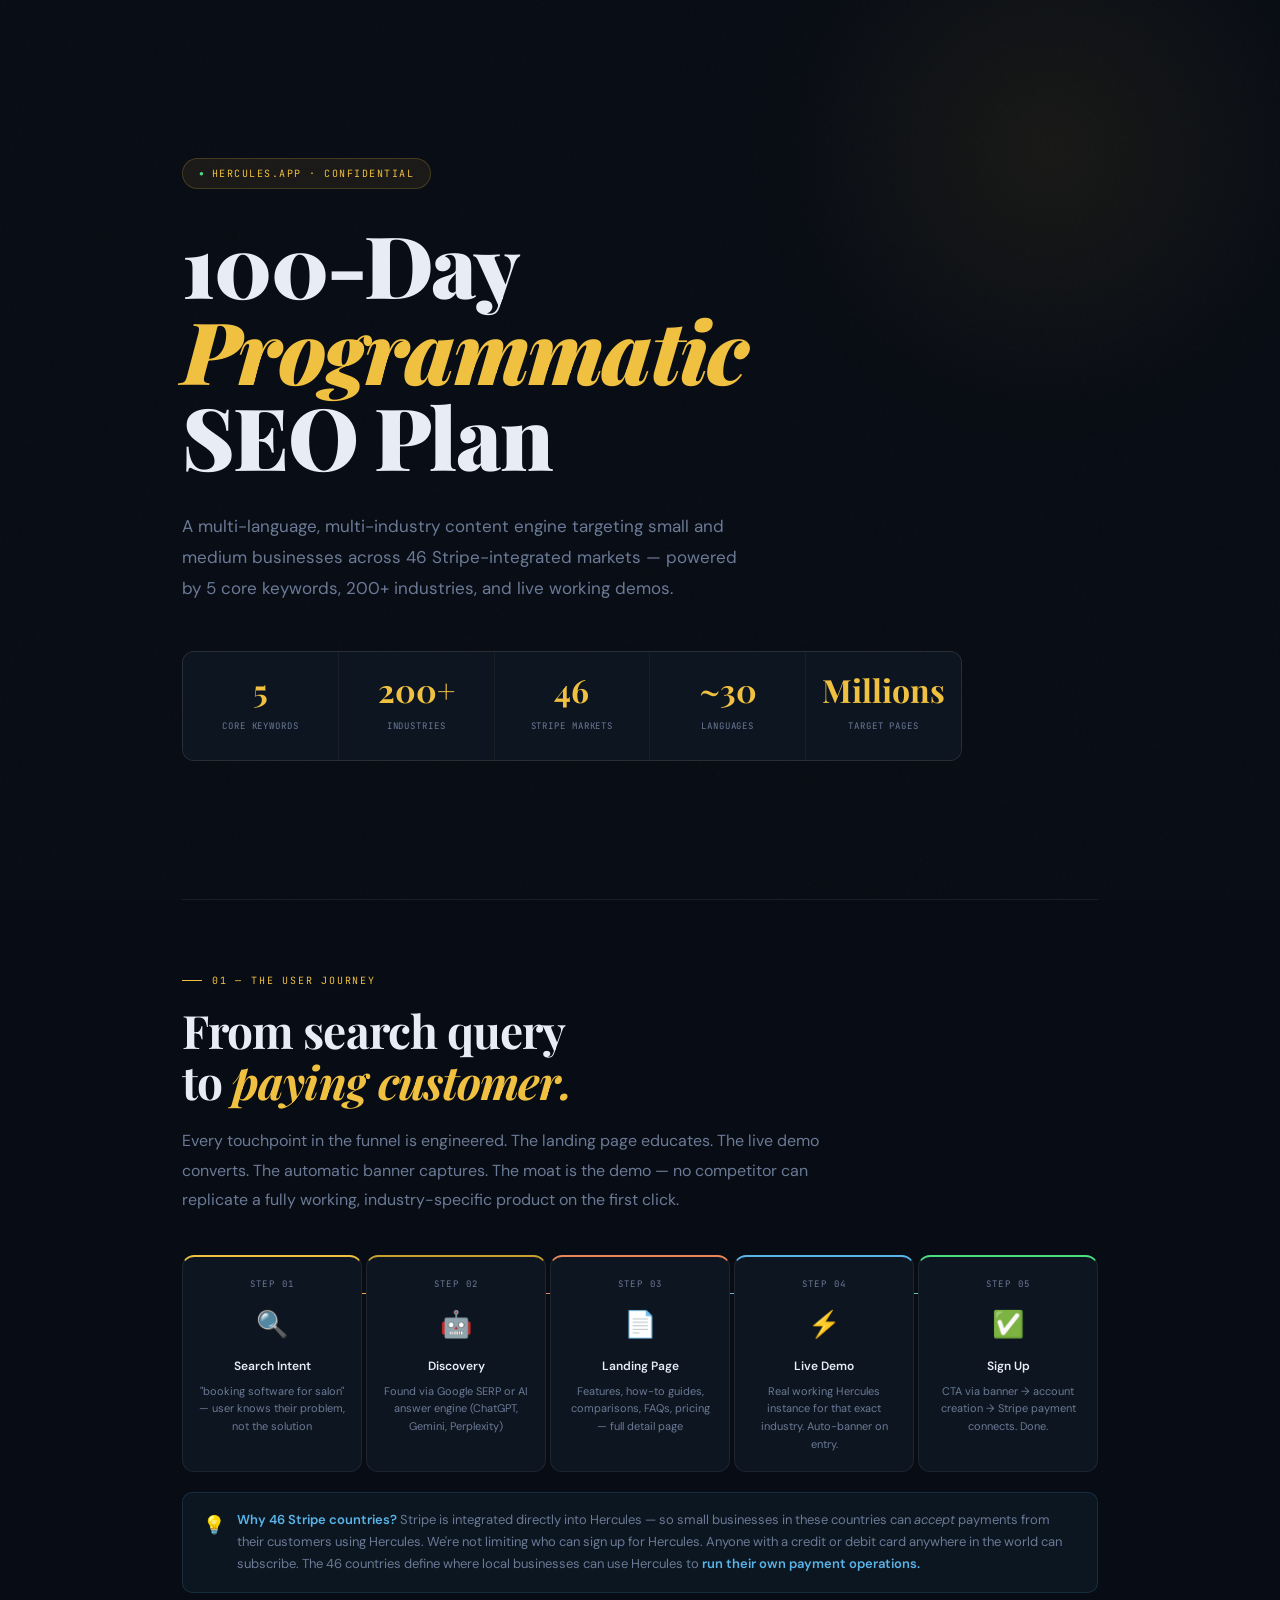
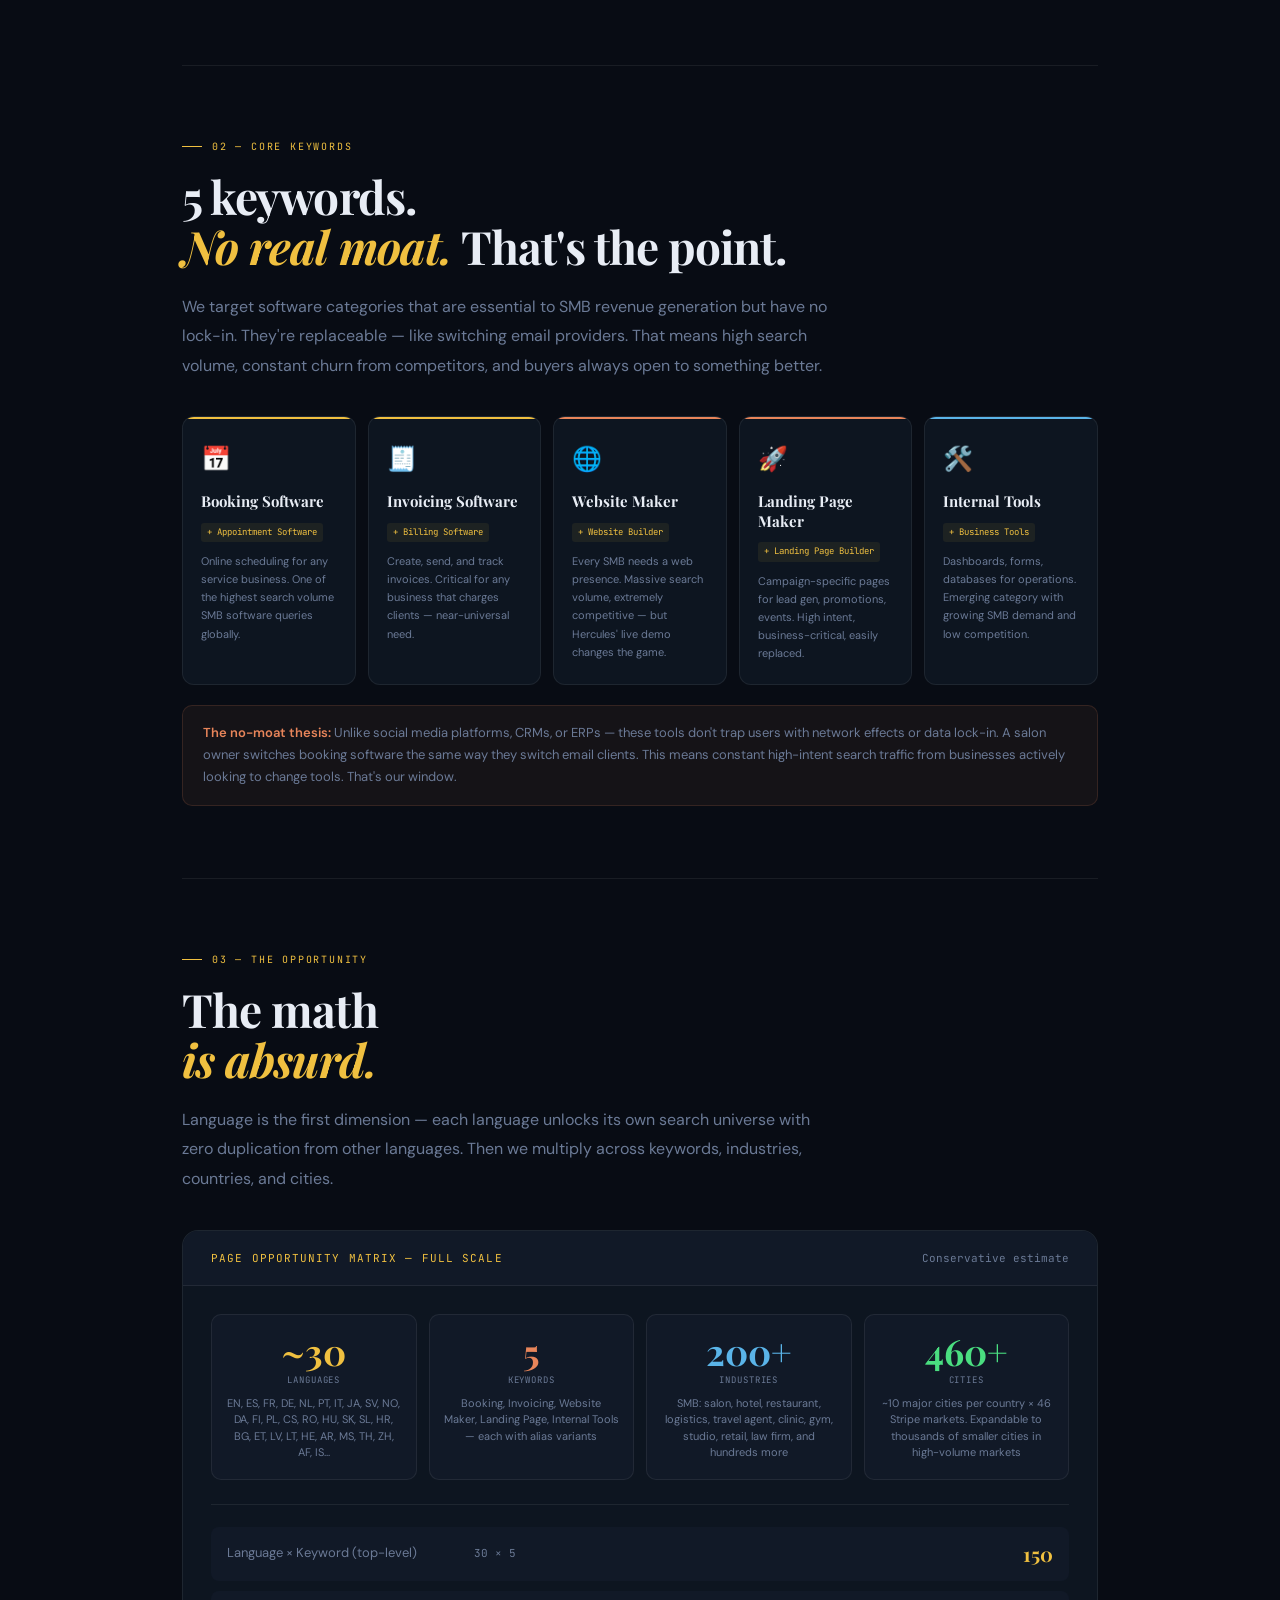
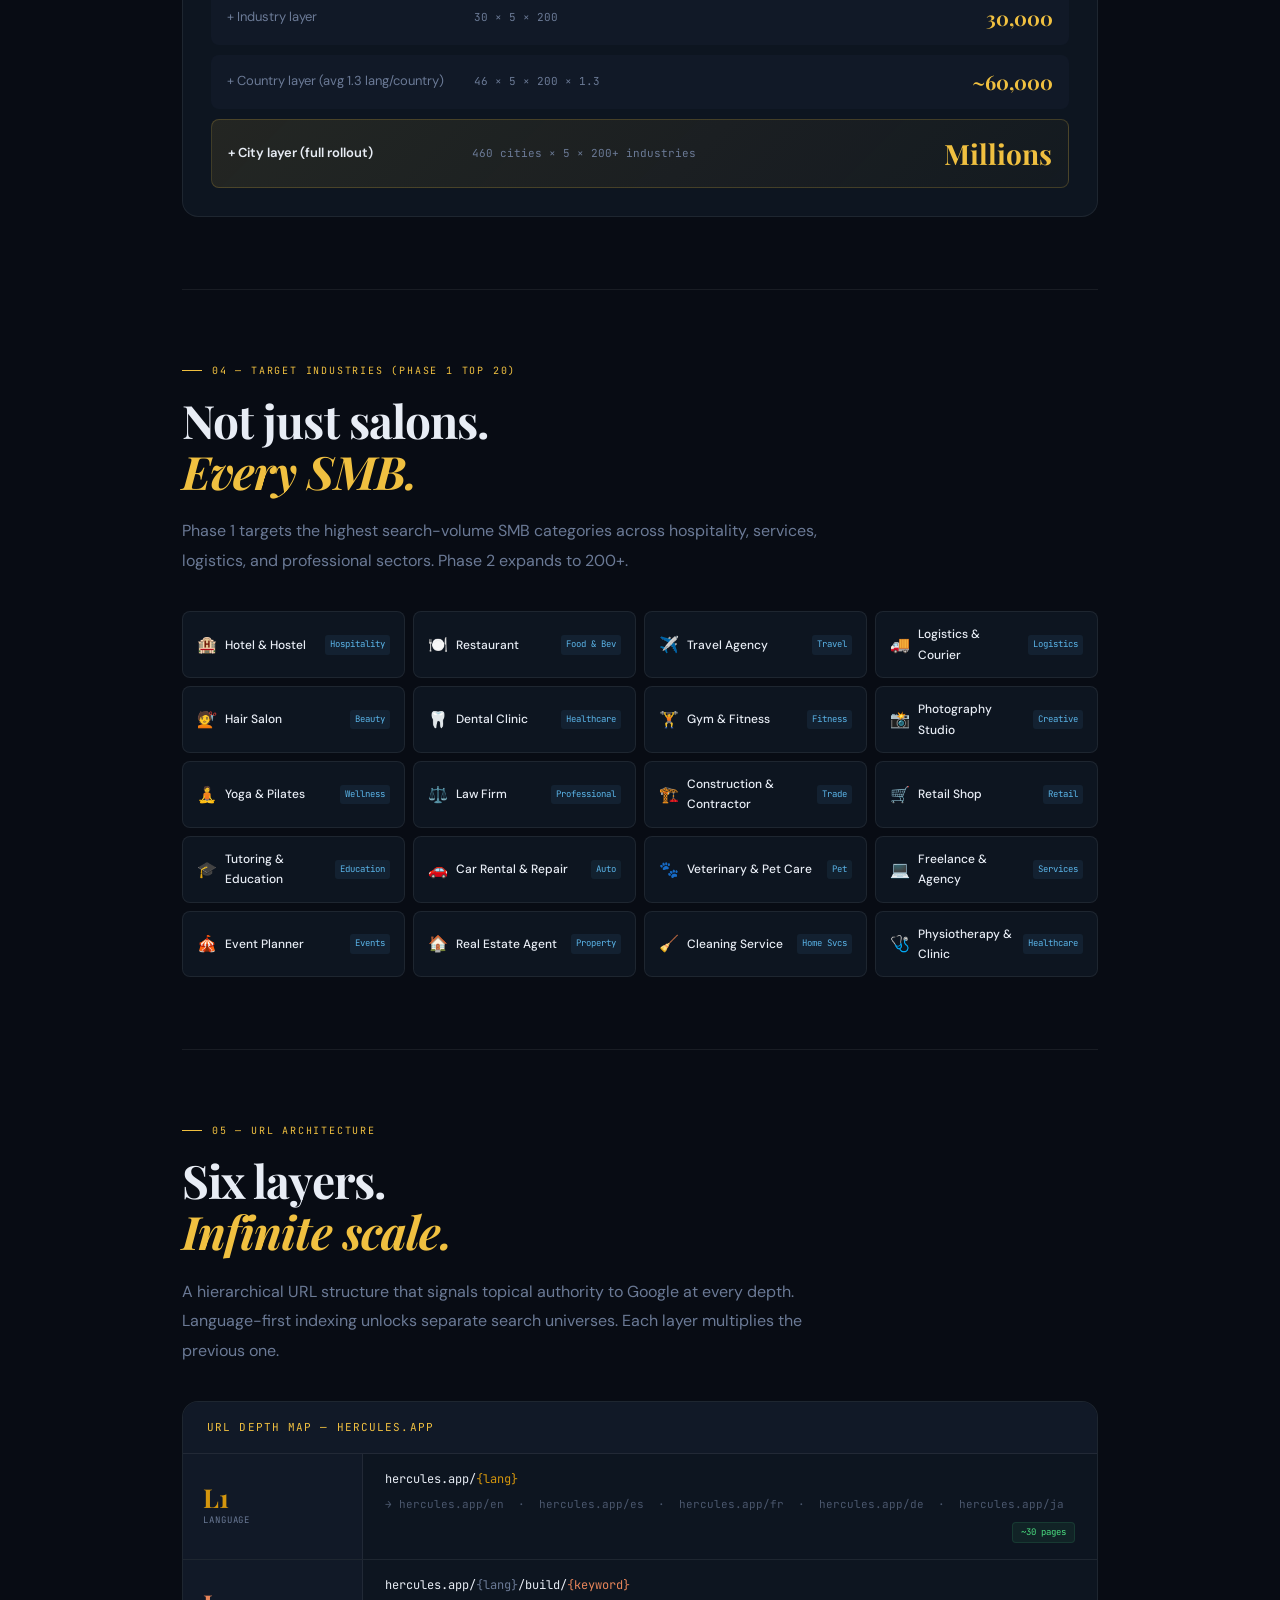
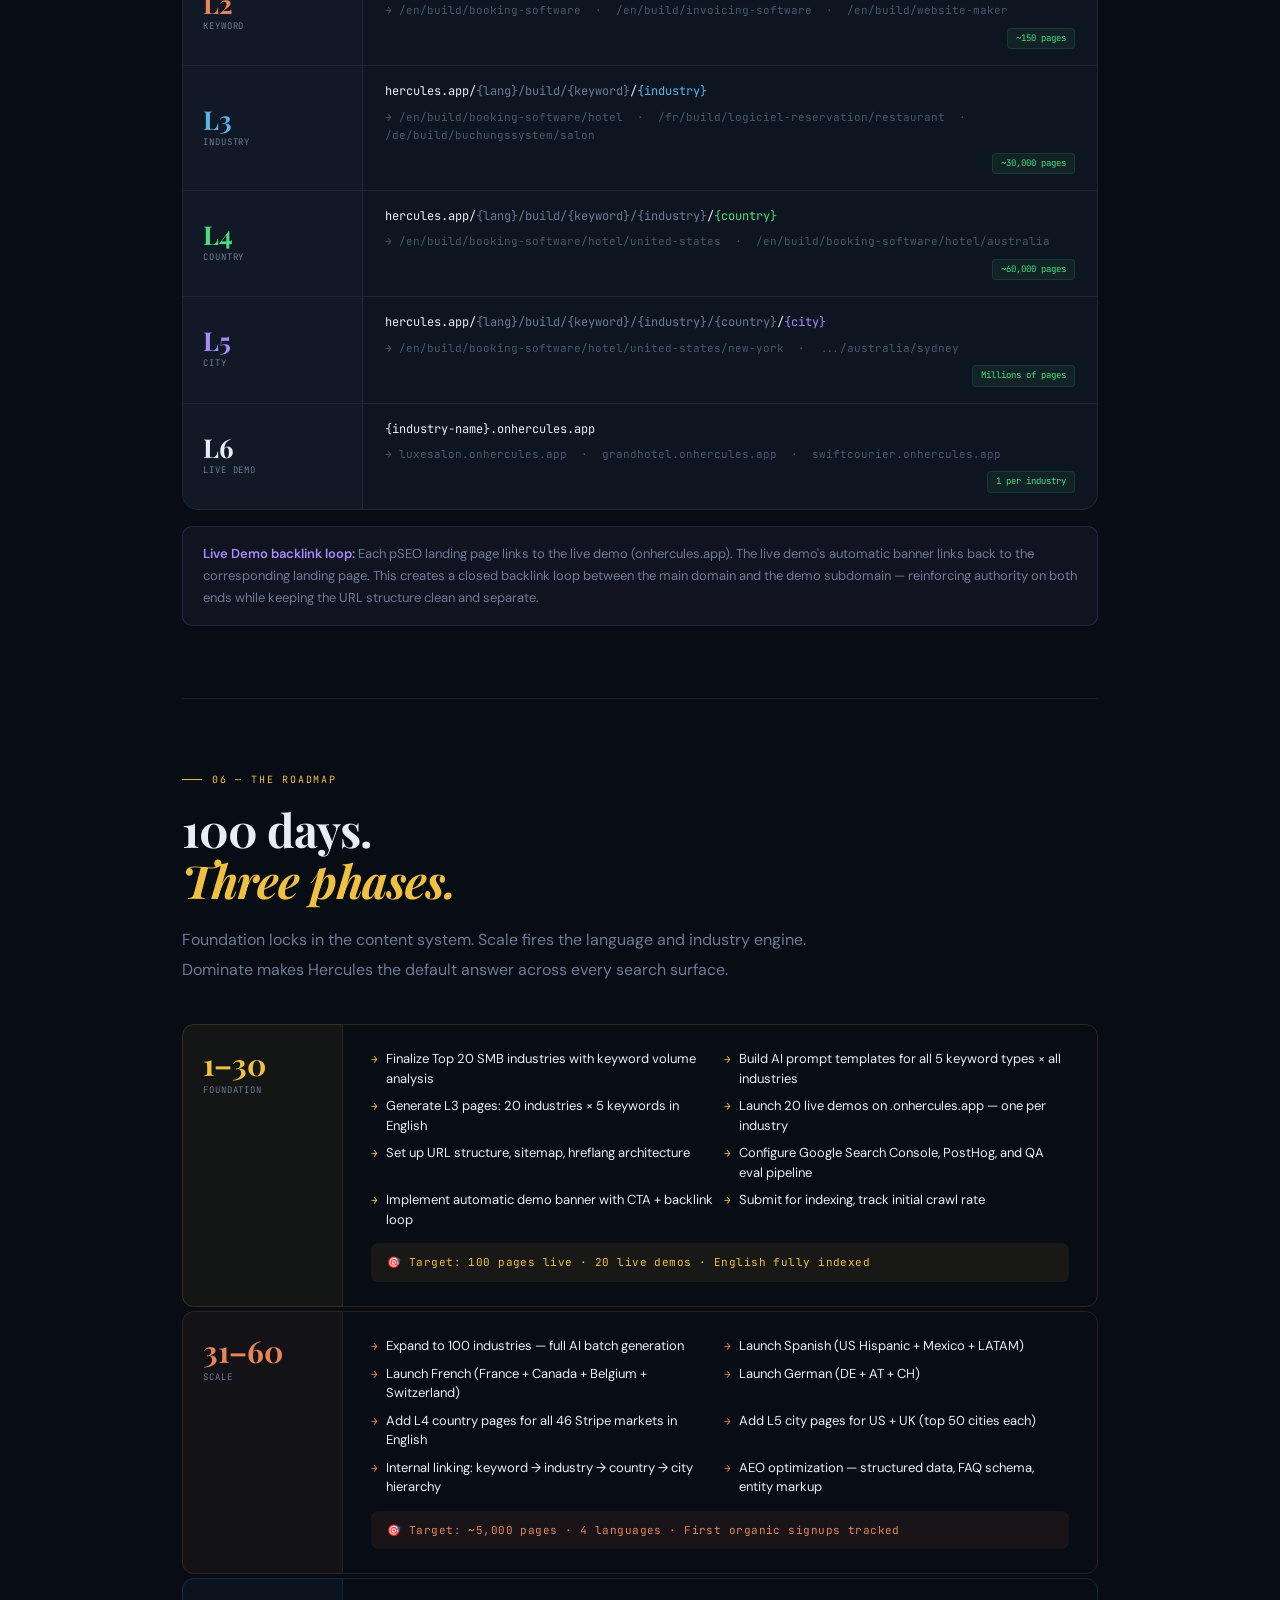
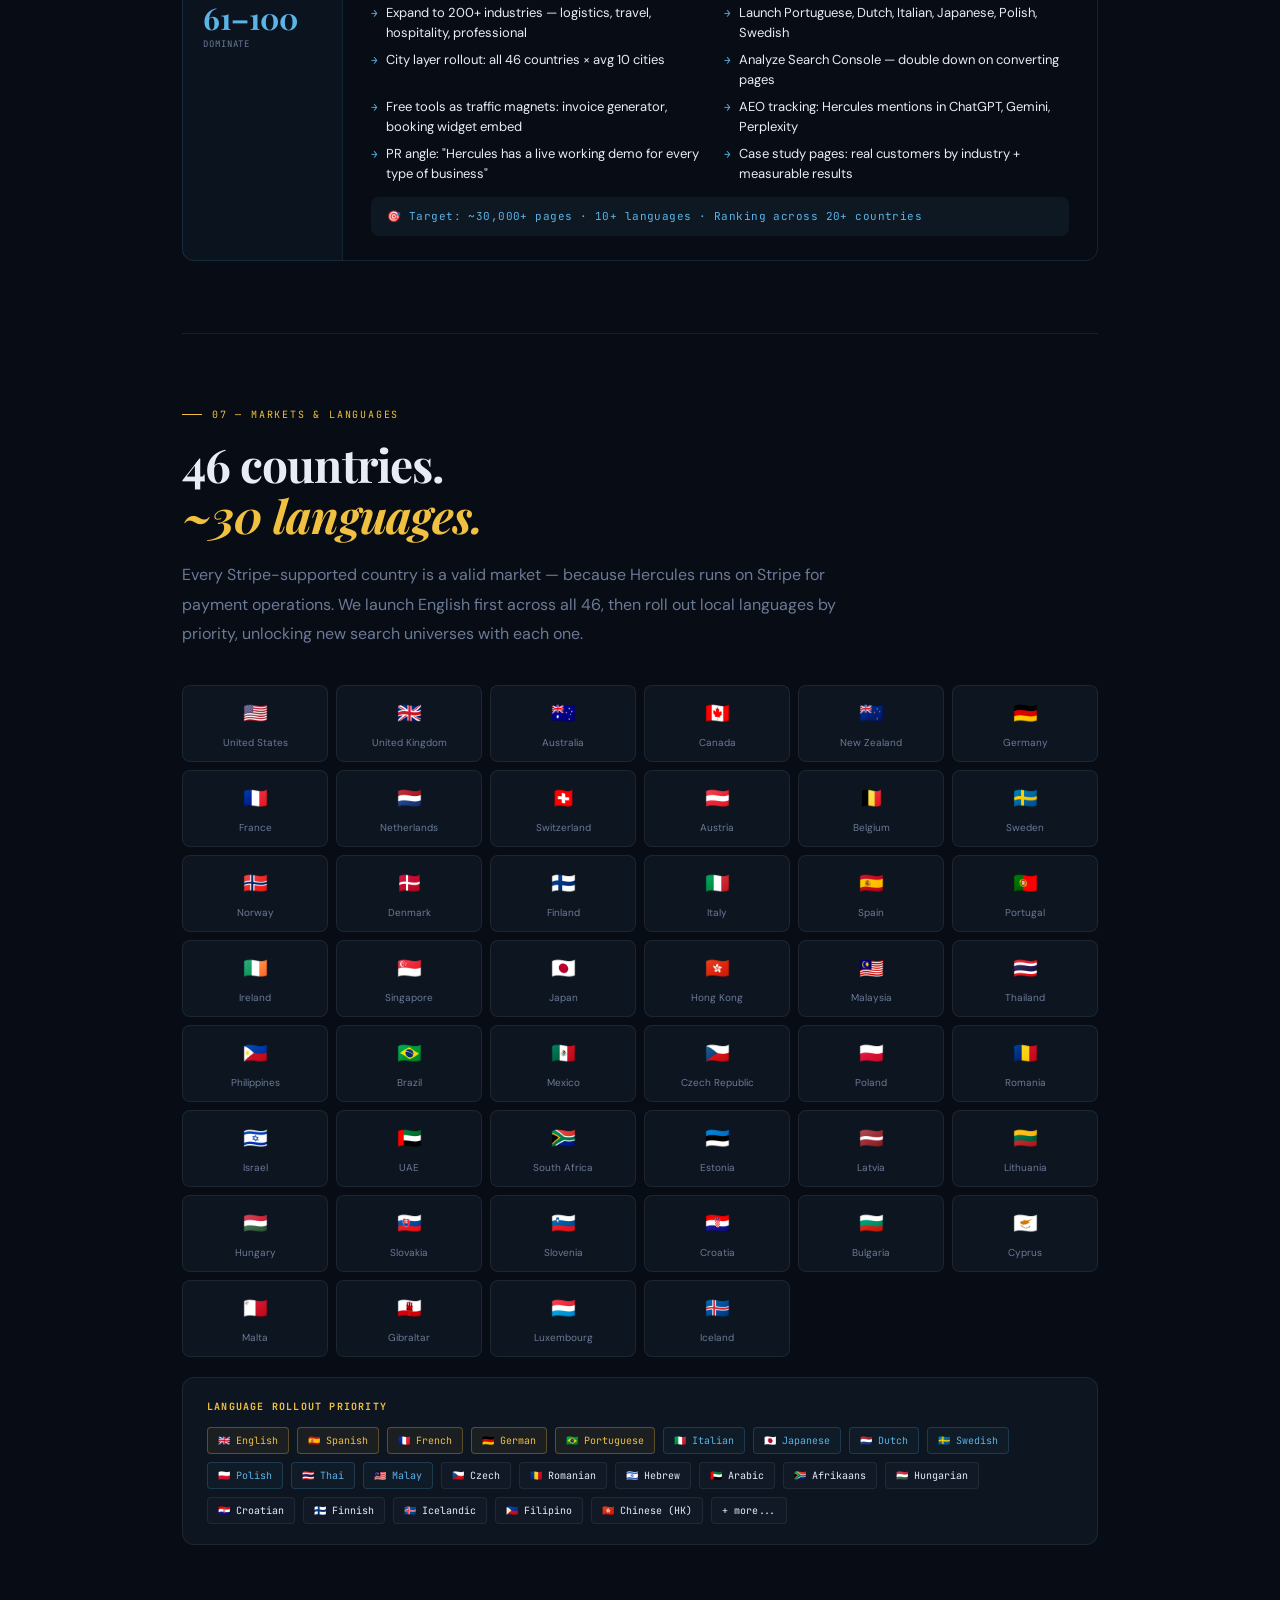
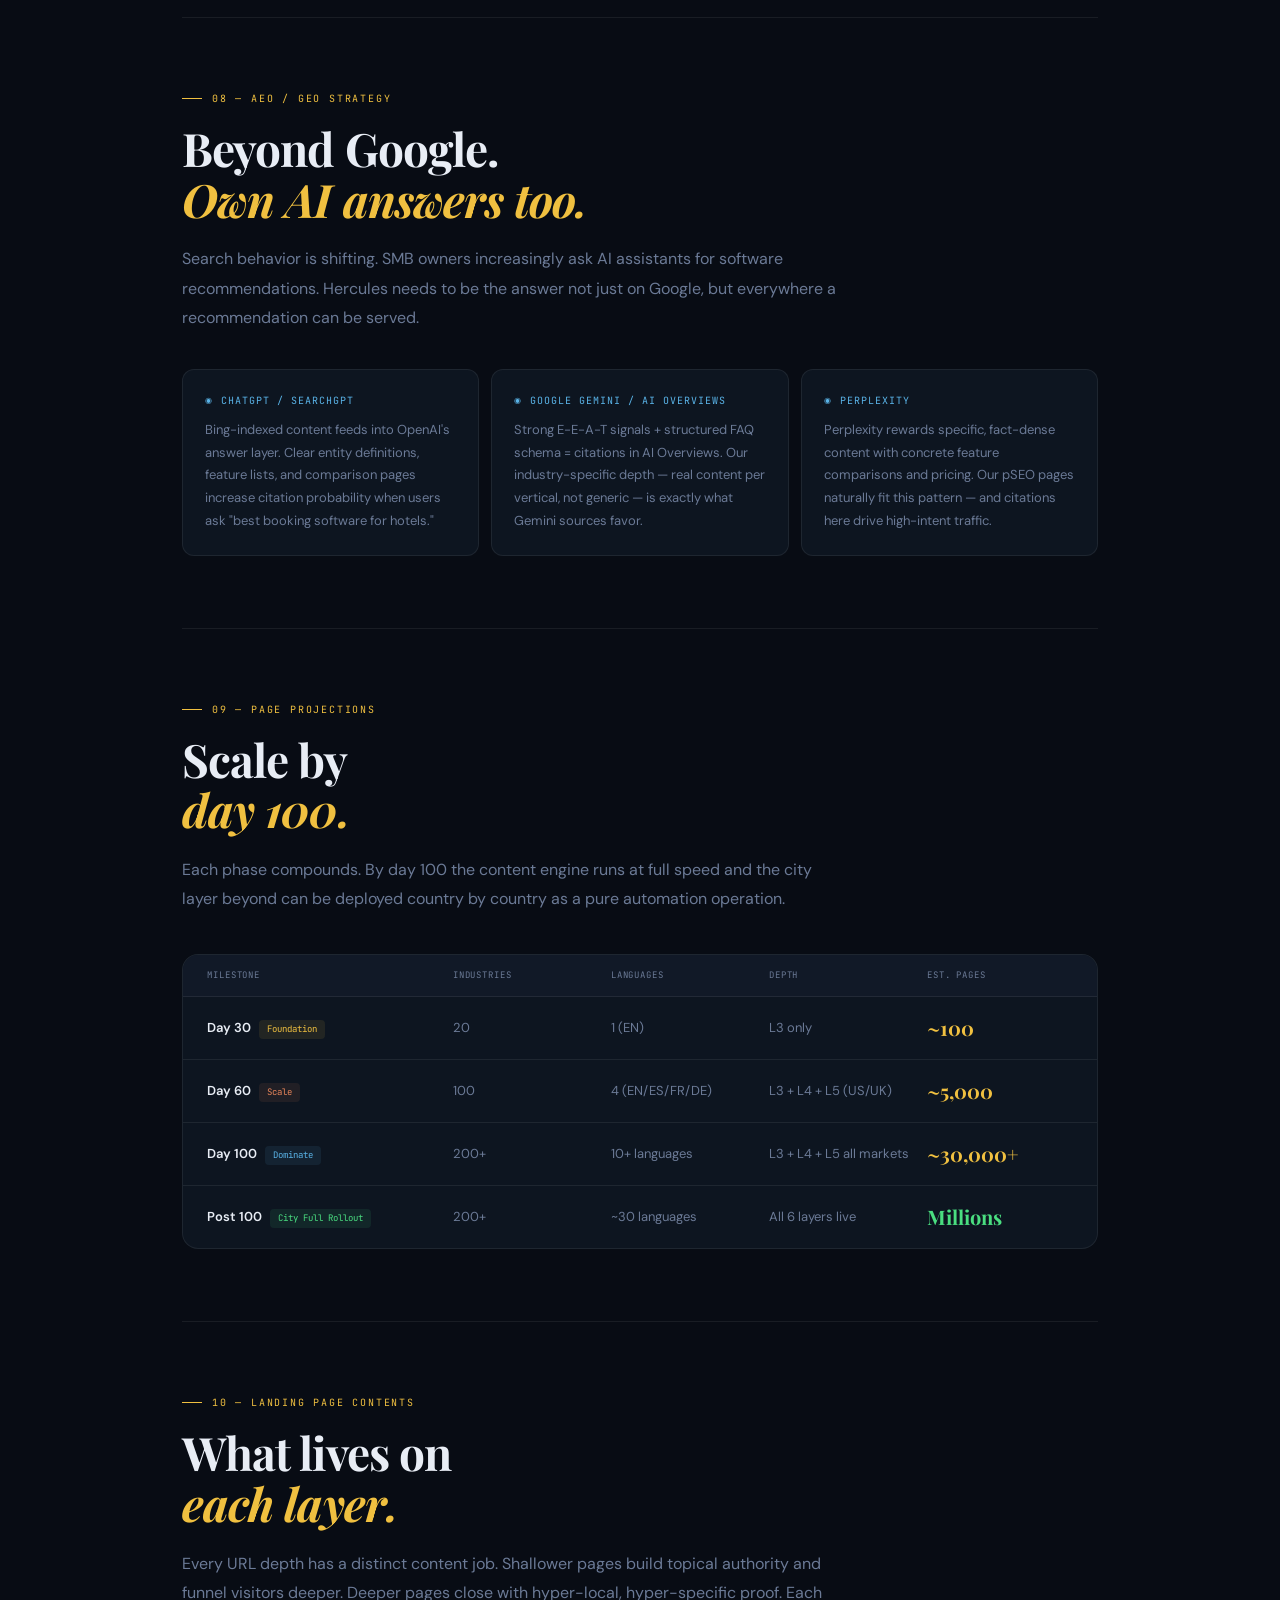
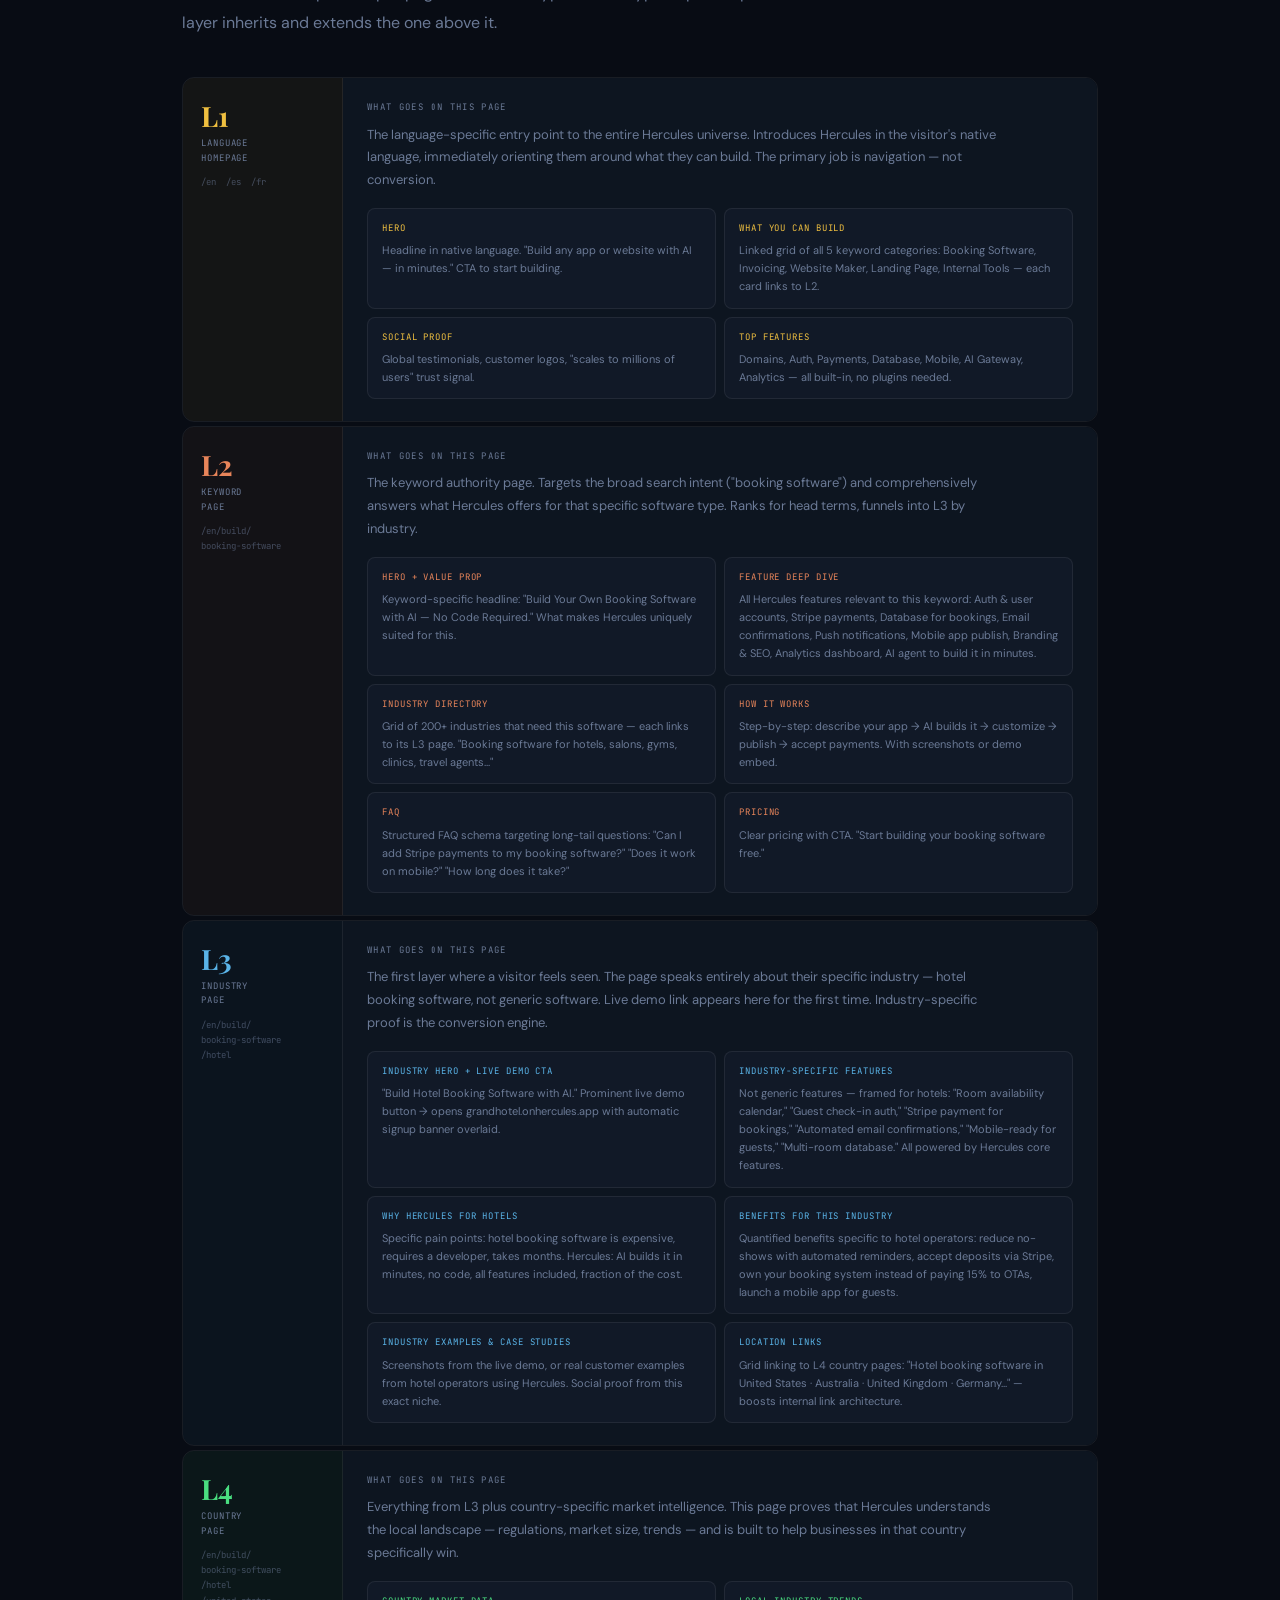
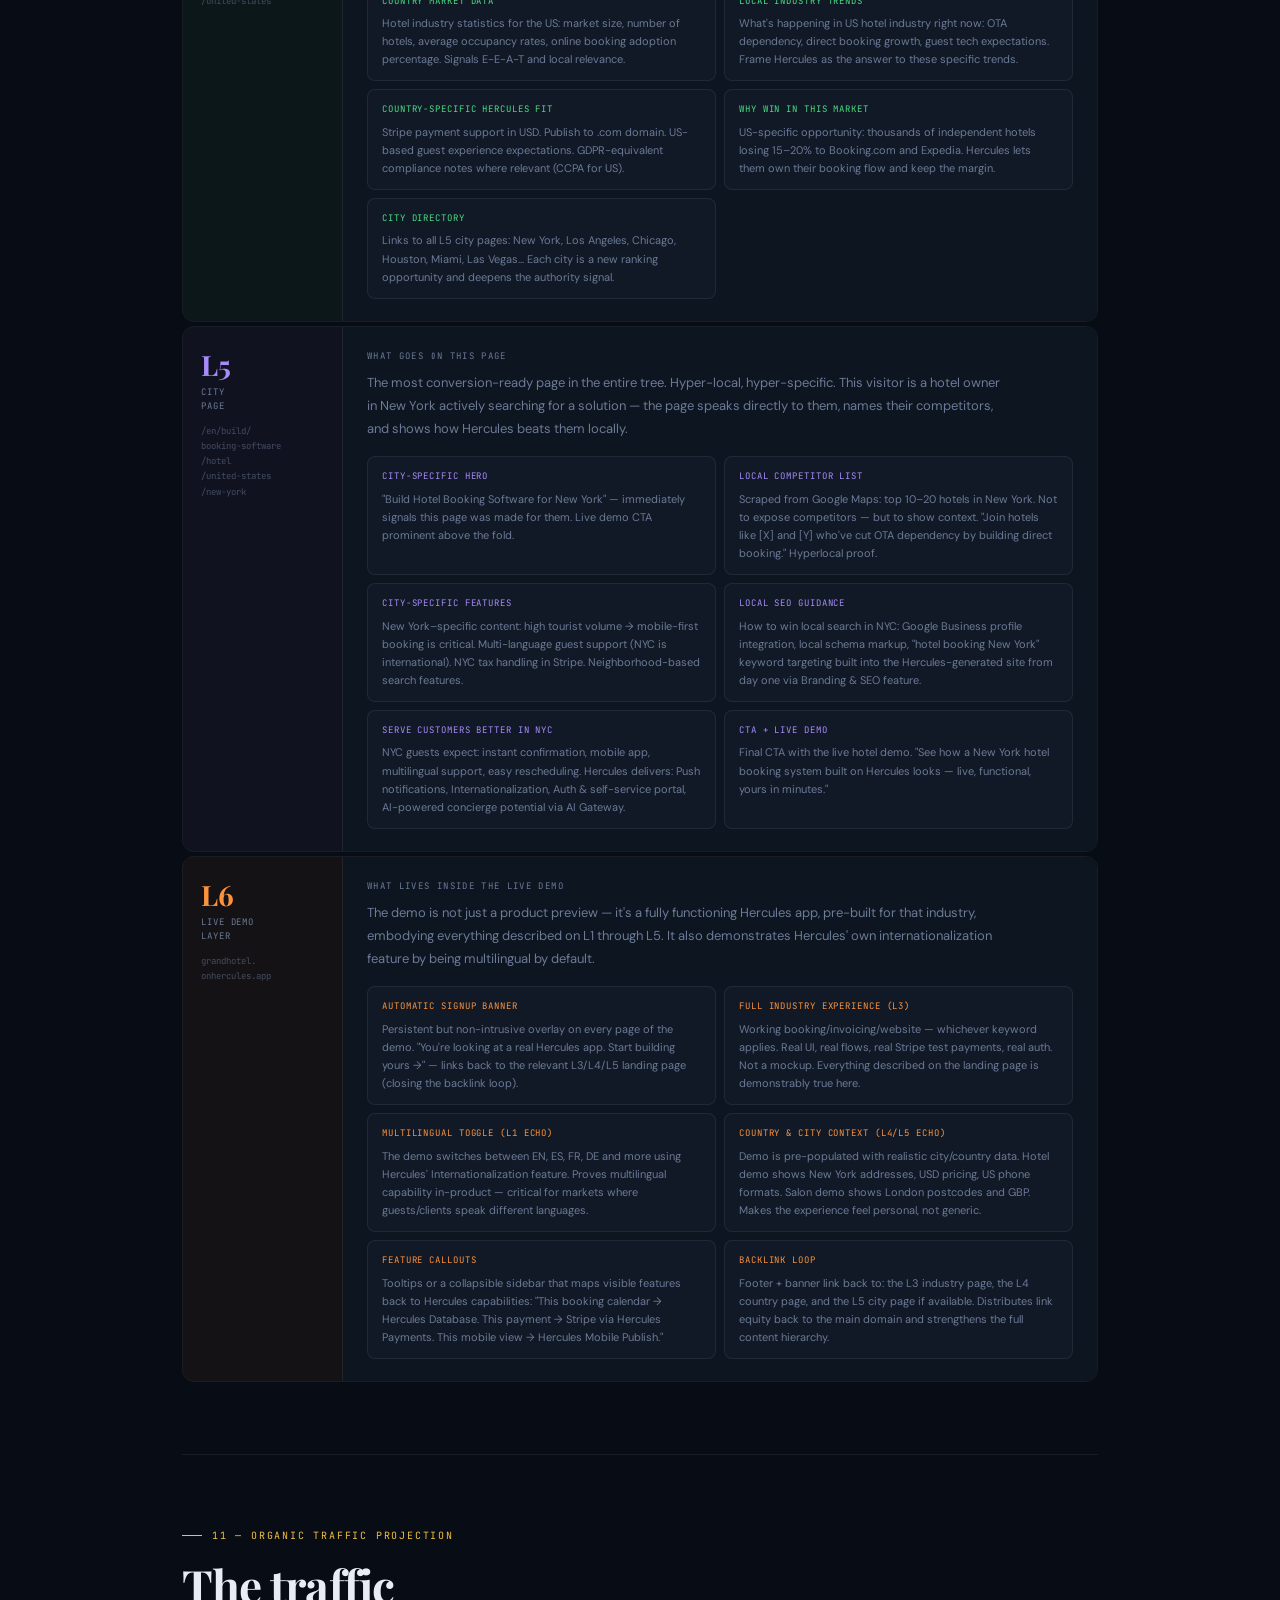
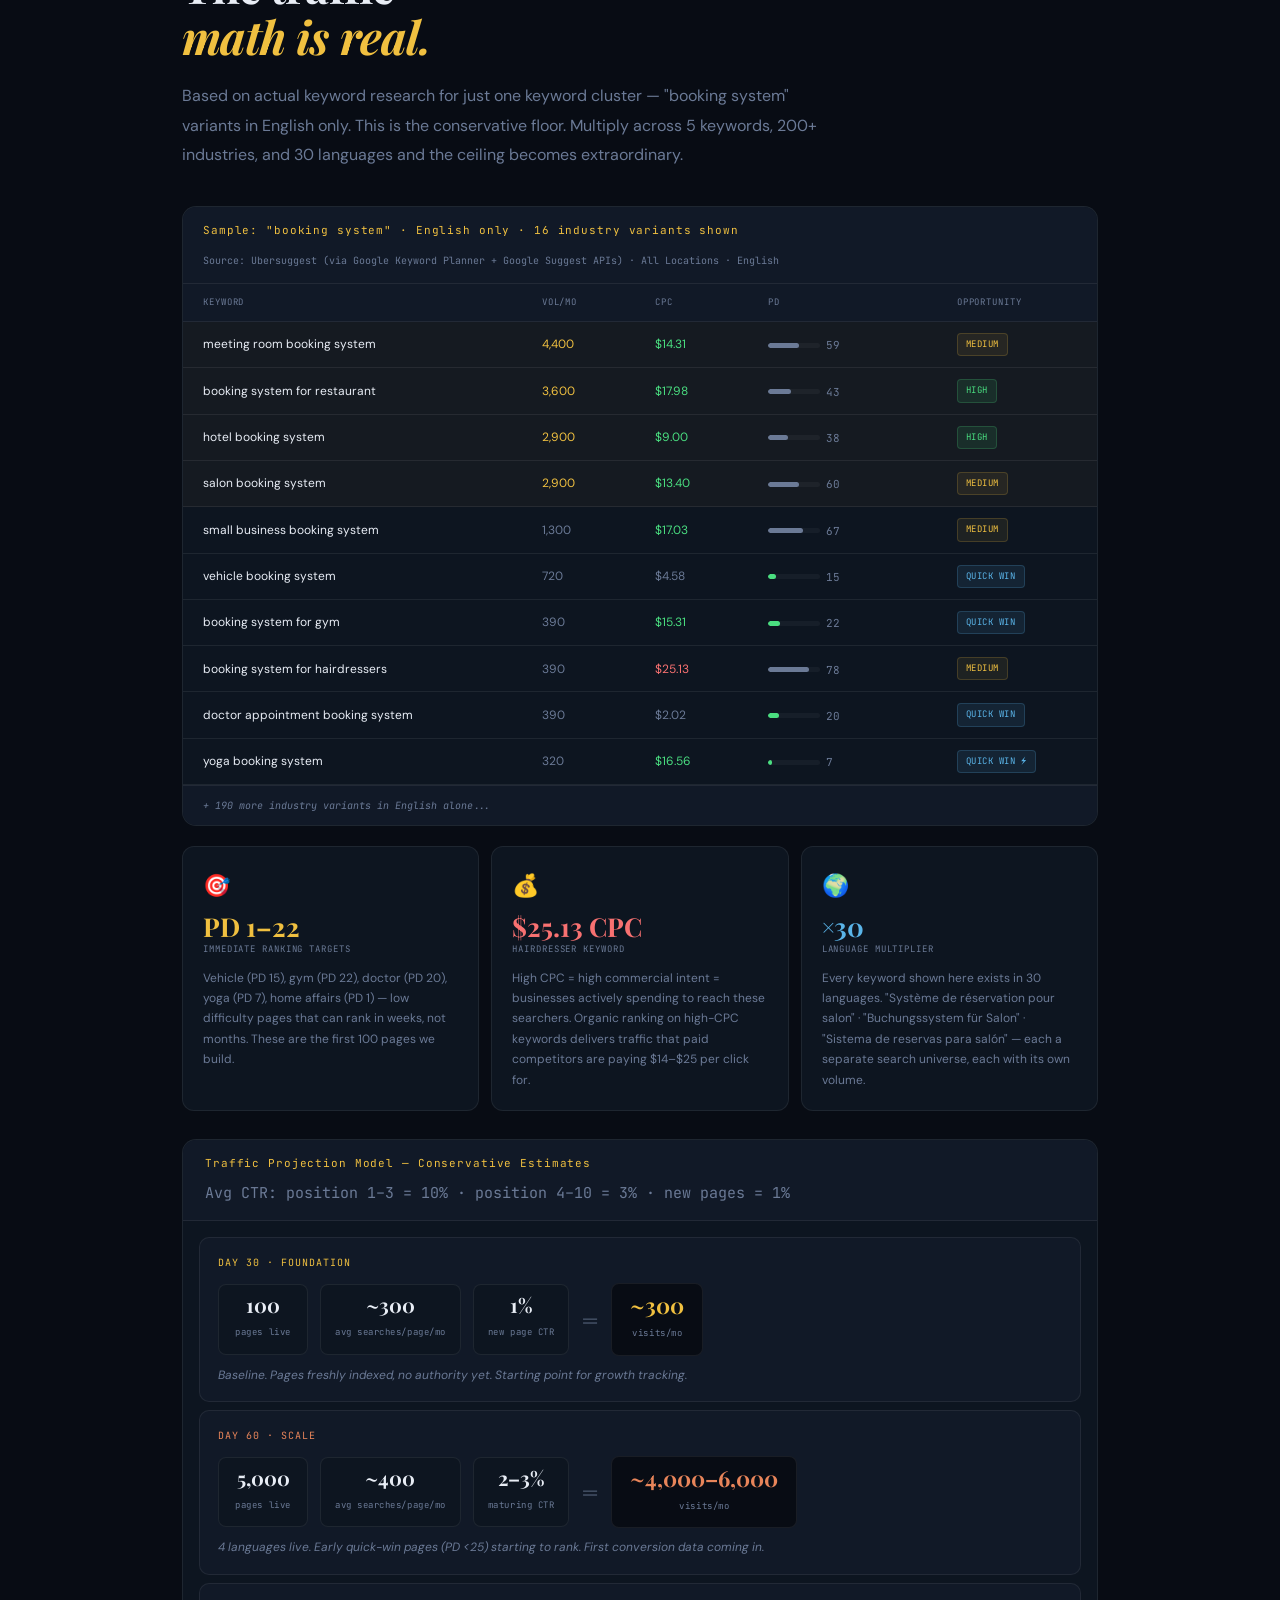
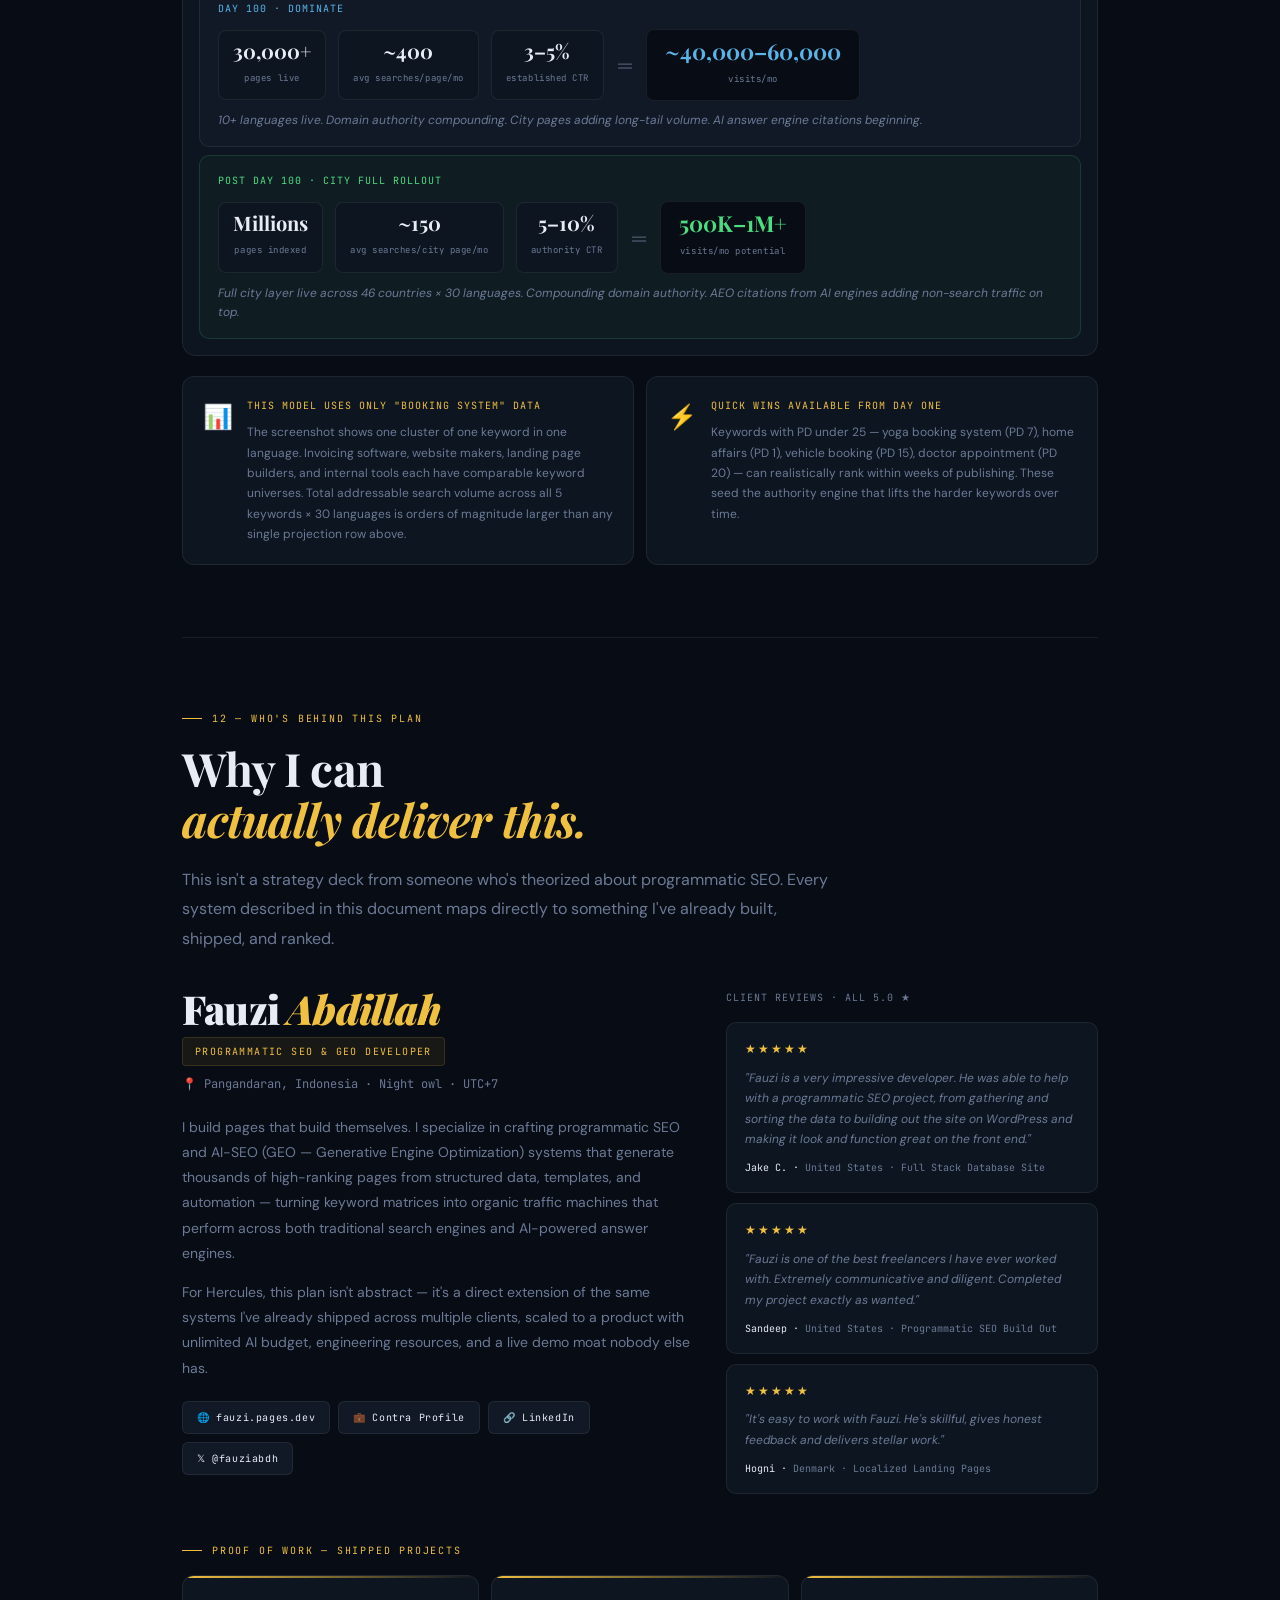
<file: hercules-pseo-plan/index.html>
<!DOCTYPE html>
<html lang="en">
<head>
<meta charset="UTF-8">
<meta name="viewport" content="width=device-width, initial-scale=1.0">
<title>Hercules.app — 100-Day Programmatic SEO Campaign Plan</title>
<link href="https://fonts.googleapis.com/css2?family=Playfair+Display:wght@400;700;900&family=JetBrains+Mono:wght@300;400;600&family=DM+Sans:wght@300;400;500;600&display=swap" rel="stylesheet">
<style>
  :root {
    --bg: #080C14;
    --bg2: #0D1520;
    --bg3: #111927;
    --accent: #F0C040;
    --accent2: #E8855A;
    --accent3: #5AB4E8;
    --green: #4ADE80;
    --text: #E8EDF5;
    --muted: #6B7A96;
    --border: rgba(255,255,255,0.07);
  }

  * { margin: 0; padding: 0; box-sizing: border-box; }

  body {
    background: var(--bg);
    color: var(--text);
    font-family: 'DM Sans', sans-serif;
    font-size: 15px;
    line-height: 1.7;
    min-height: 100vh;
  }

  body::before {
    content: '';
    position: fixed;
    inset: 0;
    background-image: url("data:image/svg+xml,%3Csvg viewBox='0 0 256 256' xmlns='http://www.w3.org/2000/svg'%3E%3Cfilter id='noise'%3E%3CfeTurbulence type='fractalNoise' baseFrequency='0.9' numOctaves='4' stitchTiles='stitch'/%3E%3C/filter%3E%3Crect width='100%25' height='100%25' filter='url(%23noise)' opacity='0.04'/%3E%3C/svg%3E");
    pointer-events: none;
    z-index: 0;
    opacity: 0.5;
  }

  .page { position: relative; z-index: 1; max-width: 980px; margin: 0 auto; padding: 0 32px 80px; }

  /* ── COVER ── */
  .cover {
    min-height: 100vh;
    display: flex;
    flex-direction: column;
    justify-content: center;
    padding: 80px 0 60px;
    border-bottom: 1px solid var(--border);
    position: relative;
  }

  .cover::after {
    content: '';
    position: absolute;
    top: -200px; right: -300px;
    width: 700px; height: 700px;
    background: radial-gradient(circle, rgba(240,192,64,0.07) 0%, transparent 60%);
    pointer-events: none;
    overflow: visible;
  }

  .cover-badge {
    display: inline-flex;
    align-items: center;
    gap: 8px;
    background: rgba(240,192,64,0.08);
    border: 1px solid rgba(240,192,64,0.2);
    border-radius: 100px;
    padding: 6px 16px;
    margin-bottom: 32px;
    width: fit-content;
  }
  .cover-badge span {
    font-family: 'JetBrains Mono', monospace;
    font-size: 10px;
    letter-spacing: 0.15em;
    text-transform: uppercase;
    color: var(--accent);
  }
  .cover-badge::before { content: '●'; color: var(--green); font-size: 8px; }

  h1.cover-title {
    font-family: 'Playfair Display', serif;
    font-size: clamp(48px, 7vw, 86px);
    font-weight: 900;
    line-height: 1.0;
    letter-spacing: -0.02em;
    margin-bottom: 32px;
  }
  h1.cover-title em { font-style: italic; color: var(--accent); }

  .cover-sub {
    font-size: 17px;
    color: var(--muted);
    max-width: 560px;
    line-height: 1.8;
    margin-bottom: 48px;
  }

  .cover-stats {
    display: grid;
    grid-template-columns: repeat(5, 1fr);
    gap: 1px;
    background: var(--border);
    border: 1px solid var(--border);
    border-radius: 12px;
    overflow: hidden;
    max-width: 780px;
  }

  .stat-box {
    background: var(--bg2);
    padding: 22px 16px;
    text-align: center;
    animation: fadeUp 0.6s ease both;
  }
  .stat-box:nth-child(1) { animation-delay: 0.1s; }
  .stat-box:nth-child(2) { animation-delay: 0.2s; }
  .stat-box:nth-child(3) { animation-delay: 0.3s; }
  .stat-box:nth-child(4) { animation-delay: 0.4s; }
  .stat-box:nth-child(5) { animation-delay: 0.5s; }

  .stat-num {
    font-family: 'Playfair Display', serif;
    font-size: 32px;
    font-weight: 700;
    color: var(--accent);
    display: block;
    line-height: 1;
    margin-bottom: 6px;
  }
  .stat-label {
    font-family: 'JetBrains Mono', monospace;
    font-size: 9px;
    letter-spacing: 0.1em;
    color: var(--muted);
    text-transform: uppercase;
  }

  /* ── SECTIONS ── */
  .section { padding: 72px 0; border-bottom: 1px solid var(--border); opacity: 0; }
  .section:last-child { border-bottom: none; }

  .section-label {
    font-family: 'JetBrains Mono', monospace;
    font-size: 10px;
    letter-spacing: 0.18em;
    text-transform: uppercase;
    color: var(--accent);
    margin-bottom: 16px;
    display: flex;
    align-items: center;
    gap: 10px;
  }
  .section-label::before { content: ''; width: 20px; height: 1px; background: var(--accent); }

  h2.section-title {
    font-family: 'Playfair Display', serif;
    font-size: clamp(30px, 4vw, 46px);
    font-weight: 700;
    line-height: 1.1;
    letter-spacing: -0.02em;
    margin-bottom: 20px;
  }
  h2.section-title em { font-style: italic; color: var(--accent); }

  p.lead {
    font-size: 16px;
    color: var(--muted);
    max-width: 660px;
    line-height: 1.85;
    margin-bottom: 36px;
  }

  /* ── USER JOURNEY FLOW ── */
  .journey {
    margin-top: 40px;
    position: relative;
  }

  .journey-steps {
    display: grid;
    grid-template-columns: repeat(5, 1fr);
    gap: 4px;
    position: relative;
  }

  .journey-steps::before {
    content: '';
    position: absolute;
    top: 38px;
    left: 10%;
    right: 10%;
    height: 1px;
    background: linear-gradient(90deg, var(--accent), var(--accent2), var(--accent3), var(--green));
    z-index: 0;
  }

  .journey-step {
    background: var(--bg2);
    border: 1px solid var(--border);
    border-radius: 12px;
    padding: 20px 14px 18px;
    text-align: center;
    position: relative;
    z-index: 1;
    transition: transform 0.2s, border-color 0.2s;
  }
  .journey-step:hover { transform: translateY(-3px); border-color: rgba(240,192,64,0.25); }

  .journey-step .step-num {
    font-family: 'JetBrains Mono', monospace;
    font-size: 9px;
    letter-spacing: 0.15em;
    text-transform: uppercase;
    color: var(--muted);
    margin-bottom: 10px;
  }
  .journey-step .step-icon { font-size: 26px; margin-bottom: 10px; display: block; }
  .journey-step .step-title {
    font-weight: 600;
    font-size: 12px;
    margin-bottom: 6px;
    color: var(--text);
  }
  .journey-step .step-desc { font-size: 11px; color: var(--muted); line-height: 1.6; }

  .journey-step:nth-child(1) { border-top: 2px solid var(--accent); }
  .journey-step:nth-child(2) { border-top: 2px solid #C8A030; }
  .journey-step:nth-child(3) { border-top: 2px solid var(--accent2); }
  .journey-step:nth-child(4) { border-top: 2px solid var(--accent3); }
  .journey-step:nth-child(5) { border-top: 2px solid var(--green); }

  .stripe-note {
    margin-top: 20px;
    background: rgba(90,180,232,0.06);
    border: 1px solid rgba(90,180,232,0.15);
    border-radius: 10px;
    padding: 16px 20px;
    display: flex;
    align-items: flex-start;
    gap: 12px;
    font-size: 13px;
    color: var(--muted);
    line-height: 1.7;
  }
  .stripe-note .note-icon { font-size: 18px; flex-shrink: 0; margin-top: 1px; }
  .stripe-note strong { color: var(--accent3); }

  /* ── KEYWORDS ── */
  .keywords-grid {
    display: grid;
    grid-template-columns: repeat(5, 1fr);
    gap: 12px;
    margin-top: 32px;
  }

  .keyword-card {
    background: var(--bg2);
    border: 1px solid var(--border);
    border-radius: 12px;
    padding: 22px 18px;
    position: relative;
    overflow: hidden;
    transition: transform 0.2s, border-color 0.2s;
  }
  .keyword-card:hover { transform: translateY(-3px); border-color: rgba(240,192,64,0.3); }
  .keyword-card::before {
    content: '';
    position: absolute;
    top: 0; left: 0; right: 0;
    height: 2px;
  }
  .keyword-card:nth-child(1)::before { background: var(--accent); }
  .keyword-card:nth-child(2)::before { background: var(--accent); }
  .keyword-card:nth-child(3)::before { background: var(--accent2); }
  .keyword-card:nth-child(4)::before { background: var(--accent2); }
  .keyword-card:nth-child(5)::before { background: var(--accent3); }

  .kw-icon { font-size: 24px; margin-bottom: 12px; display: block; }
  .kw-name {
    font-family: 'Playfair Display', serif;
    font-size: 15px;
    font-weight: 700;
    margin-bottom: 6px;
    line-height: 1.3;
  }
  .kw-alt {
    font-family: 'JetBrains Mono', monospace;
    font-size: 9px;
    color: var(--accent);
    background: rgba(240,192,64,0.07);
    border-radius: 3px;
    padding: 2px 6px;
    display: inline-block;
    margin-bottom: 10px;
  }
  .kw-desc { font-size: 11px; color: var(--muted); line-height: 1.65; }

  .no-moat-note {
    margin-top: 20px;
    background: rgba(232,133,90,0.06);
    border: 1px solid rgba(232,133,90,0.15);
    border-radius: 10px;
    padding: 16px 20px;
    font-size: 13px;
    color: var(--muted);
    line-height: 1.7;
  }
  .no-moat-note strong { color: var(--accent2); }

  /* ── MATH ── */
  .math-wrap {
    background: var(--bg2);
    border: 1px solid var(--border);
    border-radius: 16px;
    overflow: hidden;
    margin-top: 32px;
  }

  .math-header {
    background: var(--bg3);
    padding: 18px 28px;
    border-bottom: 1px solid var(--border);
    display: flex;
    align-items: center;
    justify-content: space-between;
  }
  .math-title {
    font-family: 'JetBrains Mono', monospace;
    font-size: 11px;
    letter-spacing: 0.1em;
    color: var(--accent);
    text-transform: uppercase;
  }

  .math-body { padding: 28px; }

  .math-layers {
    display: grid;
    grid-template-columns: repeat(4, 1fr);
    gap: 12px;
    margin-bottom: 24px;
  }

  .math-layer {
    background: var(--bg3);
    border: 1px solid var(--border);
    border-radius: 10px;
    padding: 18px 14px;
    text-align: center;
    position: relative;
  }

  .math-layer .ml-num {
    font-family: 'Playfair Display', serif;
    font-size: 36px;
    font-weight: 700;
    display: block;
    line-height: 1;
    margin-bottom: 4px;
  }
  .math-layer:nth-child(1) .ml-num { color: var(--accent); }
  .math-layer:nth-child(2) .ml-num { color: var(--accent2); }
  .math-layer:nth-child(3) .ml-num { color: var(--accent3); }
  .math-layer:nth-child(4) .ml-num { color: var(--green); }

  .math-layer .ml-label {
    font-family: 'JetBrains Mono', monospace;
    font-size: 9px;
    letter-spacing: 0.1em;
    text-transform: uppercase;
    color: var(--muted);
    margin-bottom: 6px;
  }
  .math-layer .ml-detail { font-size: 11px; color: var(--muted); line-height: 1.5; }

  .math-equation {
    border-top: 1px solid var(--border);
    padding-top: 22px;
    display: flex;
    flex-direction: column;
    gap: 10px;
  }

  .eq-row {
    display: flex;
    align-items: center;
    justify-content: space-between;
    font-size: 13px;
    color: var(--muted);
    padding: 10px 16px;
    border-radius: 8px;
    background: var(--bg3);
    gap: 16px;
  }

  .eq-row .eq-label { flex: 1; }
  .eq-row .eq-formula {
    font-family: 'JetBrains Mono', monospace;
    font-size: 11px;
    color: var(--muted);
    flex: 2;
  }
  .eq-row .eq-result {
    font-family: 'Playfair Display', serif;
    font-size: 20px;
    font-weight: 700;
    min-width: 100px;
    text-align: right;
  }

  .eq-row.total {
    background: linear-gradient(135deg, rgba(240,192,64,0.1), rgba(240,192,64,0.03));
    border: 1px solid rgba(240,192,64,0.2);
  }
  .eq-row.total .eq-label { color: var(--text); font-weight: 600; }
  .eq-row.total .eq-result { color: var(--accent); font-size: 28px; }

  /* ── INDUSTRIES ── */
  .industries {
    display: grid;
    grid-template-columns: repeat(4, 1fr);
    gap: 8px;
    margin-top: 32px;
  }

  .industry-item {
    background: var(--bg2);
    border: 1px solid var(--border);
    border-radius: 8px;
    padding: 12px 14px;
    font-size: 12px;
    display: flex;
    align-items: center;
    gap: 8px;
    transition: border-color 0.2s, background 0.2s;
  }
  .industry-item:hover { border-color: rgba(240,192,64,0.3); background: var(--bg3); }
  .industry-item .ico { font-size: 16px; flex-shrink: 0; }
  .industry-item .name { color: var(--text); font-weight: 500; }
  .industry-item .cat {
    margin-left: auto;
    font-family: 'JetBrains Mono', monospace;
    font-size: 9px;
    color: var(--accent3);
    background: rgba(90,180,232,0.08);
    border-radius: 3px;
    padding: 2px 5px;
    white-space: nowrap;
  }

  /* ── URL STRUCTURE ── */
  .url-tree {
    margin-top: 36px;
    background: var(--bg2);
    border: 1px solid var(--border);
    border-radius: 16px;
    overflow: hidden;
  }

  .url-tree-header {
    background: var(--bg3);
    padding: 16px 24px;
    border-bottom: 1px solid var(--border);
    font-family: 'JetBrains Mono', monospace;
    font-size: 11px;
    letter-spacing: 0.1em;
    color: var(--accent);
    text-transform: uppercase;
  }

  .url-level {
    display: grid;
    grid-template-columns: 180px 1fr;
    border-bottom: 1px solid var(--border);
    min-height: 72px;
  }
  .url-level:last-child { border-bottom: none; }

  .url-depth {
    background: var(--bg3);
    border-right: 1px solid var(--border);
    padding: 18px 20px;
    display: flex;
    flex-direction: column;
    justify-content: center;
  }

  .url-depth .depth-num {
    font-family: 'Playfair Display', serif;
    font-size: 26px;
    font-weight: 700;
    line-height: 1;
    margin-bottom: 2px;
  }
  .url-level:nth-child(1) .depth-num { color: var(--accent); }
  .url-level:nth-child(2) .depth-num { color: #D4960E; }
  .url-level:nth-child(3) .depth-num { color: var(--accent2); }
  .url-level:nth-child(4) .depth-num { color: var(--accent3); }
  .url-level:nth-child(5) .depth-num { color: var(--green); }
  .url-level:nth-child(6) .depth-num { color: #A78BFA; }

  .url-depth .depth-name {
    font-family: 'JetBrains Mono', monospace;
    font-size: 9px;
    letter-spacing: 0.1em;
    text-transform: uppercase;
    color: var(--muted);
  }

  .url-content {
    padding: 16px 22px;
    display: flex;
    flex-direction: column;
    justify-content: center;
    gap: 6px;
  }

  .url-pattern {
    font-family: 'JetBrains Mono', monospace;
    font-size: 12px;
    line-height: 1.6;
  }

  .url-seg { color: var(--muted); }

  .url-level:nth-child(1) .url-var { color: var(--accent); }
  .url-level:nth-child(2) .url-var { color: #D4960E; }
  .url-level:nth-child(3) .url-var { color: var(--accent2); }
  .url-level:nth-child(4) .url-var { color: var(--accent3); }
  .url-level:nth-child(5) .url-var { color: var(--green); }
  .url-level:nth-child(6) .url-var { color: #A78BFA; }

  .url-example {
    font-size: 11px;
    color: var(--muted);
    font-family: 'JetBrains Mono', monospace;
    opacity: 0.65;
  }

  .url-count {
    font-family: 'JetBrains Mono', monospace;
    font-size: 9px;
    color: var(--green);
    background: rgba(74,222,128,0.07);
    border: 1px solid rgba(74,222,128,0.12);
    border-radius: 4px;
    padding: 2px 8px;
    display: inline-block;
    margin-left: auto;
    align-self: flex-start;
    margin-top: 2px;
    white-space: nowrap;
  }

  .demo-note {
    margin-top: 16px;
    background: rgba(167,139,250,0.06);
    border: 1px solid rgba(167,139,250,0.15);
    border-radius: 10px;
    padding: 16px 20px;
    font-size: 13px;
    color: var(--muted);
    line-height: 1.7;
  }
  .demo-note strong { color: #A78BFA; }

  /* ── TIMELINE ── */
  .timeline { margin-top: 40px; display: flex; flex-direction: column; gap: 4px; }

  .phase {
    display: grid;
    grid-template-columns: 160px 1fr;
  }

  .phase-sidebar {
    border: 1px solid var(--border);
    border-right: none;
    border-radius: 12px 0 0 12px;
    padding: 24px 20px;
  }
  .phase:nth-child(1) .phase-sidebar { background: rgba(240,192,64,0.05); border-color: rgba(240,192,64,0.15); }
  .phase:nth-child(2) .phase-sidebar { background: rgba(232,133,90,0.05); border-color: rgba(232,133,90,0.15); }
  .phase:nth-child(3) .phase-sidebar { background: rgba(90,180,232,0.05); border-color: rgba(90,180,232,0.15); }

  .phase-days {
    font-family: 'Playfair Display', serif;
    font-size: 30px;
    font-weight: 700;
    line-height: 1;
    margin-bottom: 4px;
  }
  .phase:nth-child(1) .phase-days { color: var(--accent); }
  .phase:nth-child(2) .phase-days { color: var(--accent2); }
  .phase:nth-child(3) .phase-days { color: var(--accent3); }

  .phase-name {
    font-family: 'JetBrains Mono', monospace;
    font-size: 9px;
    letter-spacing: 0.1em;
    text-transform: uppercase;
    color: var(--muted);
  }

  .phase-body {
    border: 1px solid var(--border);
    border-radius: 0 12px 12px 0;
    padding: 24px 28px;
  }
  .phase:nth-child(1) .phase-body { border-color: rgba(240,192,64,0.15); }
  .phase:nth-child(2) .phase-body { border-color: rgba(232,133,90,0.15); }
  .phase:nth-child(3) .phase-body { border-color: rgba(90,180,232,0.15); }

  .phase-tasks {
    list-style: none;
    display: grid;
    grid-template-columns: 1fr 1fr;
    gap: 8px;
    margin-bottom: 14px;
  }
  .phase-tasks li {
    font-size: 13px;
    color: var(--text);
    display: flex;
    align-items: flex-start;
    gap: 8px;
    line-height: 1.5;
  }
  .phase-tasks li::before {
    font-family: 'JetBrains Mono', monospace;
    font-size: 11px;
    flex-shrink: 0;
    margin-top: 2px;
    content: '→';
  }
  .phase:nth-child(1) .phase-tasks li::before { color: var(--accent); }
  .phase:nth-child(2) .phase-tasks li::before { color: var(--accent2); }
  .phase:nth-child(3) .phase-tasks li::before { color: var(--accent3); }

  .phase-goal {
    padding: 10px 16px;
    border-radius: 7px;
    font-family: 'JetBrains Mono', monospace;
    font-size: 11px;
    letter-spacing: 0.04em;
  }
  .phase:nth-child(1) .phase-goal { background: rgba(240,192,64,0.07); color: var(--accent); }
  .phase:nth-child(2) .phase-goal { background: rgba(232,133,90,0.07); color: var(--accent2); }
  .phase:nth-child(3) .phase-goal { background: rgba(90,180,232,0.07); color: var(--accent3); }

  /* ── COUNTRIES ── */
  .countries-grid {
    display: grid;
    grid-template-columns: repeat(6, 1fr);
    gap: 8px;
    margin-top: 32px;
  }

  .country-item {
    background: var(--bg2);
    border: 1px solid var(--border);
    border-radius: 8px;
    padding: 10px 8px;
    text-align: center;
    font-size: 10px;
    color: var(--muted);
    transition: all 0.2s;
  }
  .country-item:hover { border-color: rgba(240,192,64,0.3); color: var(--text); }
  .country-item .flag { font-size: 20px; display: block; margin-bottom: 4px; }

  .lang-note {
    margin-top: 20px;
    background: var(--bg2);
    border: 1px solid var(--border);
    border-radius: 12px;
    padding: 20px 24px;
  }

  .lang-note h4 {
    font-family: 'JetBrains Mono', monospace;
    font-size: 10px;
    letter-spacing: 0.12em;
    text-transform: uppercase;
    color: var(--accent);
    margin-bottom: 12px;
  }

  .lang-list {
    display: flex;
    flex-wrap: wrap;
    gap: 8px;
  }

  .lang-tag {
    font-family: 'JetBrains Mono', monospace;
    font-size: 10px;
    padding: 4px 10px;
    border-radius: 4px;
    background: var(--bg3);
    border: 1px solid var(--border);
    color: var(--text);
  }
  .lang-tag.p1 { border-color: rgba(240,192,64,0.3); color: var(--accent); background: rgba(240,192,64,0.06); }
  .lang-tag.p2 { border-color: rgba(90,180,232,0.2); color: var(--accent3); background: rgba(90,180,232,0.04); }

  /* ── AEO ── */
  .aeo-grid {
    display: grid;
    grid-template-columns: repeat(3, 1fr);
    gap: 12px;
    margin-top: 32px;
  }

  .aeo-card {
    background: var(--bg2);
    border: 1px solid var(--border);
    border-radius: 12px;
    padding: 22px;
    transition: border-color 0.2s;
  }
  .aeo-card:hover { border-color: rgba(90,180,232,0.25); }

  .aeo-engine {
    font-family: 'JetBrains Mono', monospace;
    font-size: 10px;
    letter-spacing: 0.1em;
    text-transform: uppercase;
    color: var(--accent3);
    margin-bottom: 10px;
    display: flex;
    align-items: center;
    gap: 8px;
  }
  .aeo-engine::before { content: '◉'; font-size: 8px; }
  .aeo-card p { font-size: 13px; color: var(--muted); line-height: 1.75; }

  /* ── PROJECTIONS ── */
  .projection {
    margin-top: 40px;
    background: var(--bg2);
    border: 1px solid var(--border);
    border-radius: 16px;
    overflow: hidden;
  }

  .proj-header {
    background: var(--bg3);
    display: grid;
    grid-template-columns: 1.6fr 1fr 1fr 1fr 1fr;
    padding: 13px 24px;
    border-bottom: 1px solid var(--border);
    font-family: 'JetBrains Mono', monospace;
    font-size: 9px;
    letter-spacing: 0.1em;
    text-transform: uppercase;
    color: var(--muted);
    gap: 12px;
  }

  .proj-row {
    display: grid;
    grid-template-columns: 1.6fr 1fr 1fr 1fr 1fr;
    padding: 14px 24px;
    border-bottom: 1px solid var(--border);
    font-size: 13px;
    gap: 12px;
    transition: background 0.15s;
    align-items: center;
  }
  .proj-row:last-child { border-bottom: none; }
  .proj-row:hover { background: var(--bg3); }

  .phase-tag {
    font-family: 'JetBrains Mono', monospace;
    font-size: 9px;
    padding: 2px 8px;
    border-radius: 4px;
    display: inline-block;
    margin-left: 8px;
  }
  .proj-row .total {
    font-family: 'Playfair Display', serif;
    font-size: 20px;
    font-weight: 700;
  }

  /* ── FOOTER ── */
  .doc-footer {
    padding: 48px 0 0;
    display: flex;
    align-items: center;
    justify-content: space-between;
    border-top: 1px solid var(--border);
    margin-top: 72px;
  }

  .footer-brand {
    font-family: 'Playfair Display', serif;
    font-size: 22px;
    font-weight: 700;
    color: var(--accent);
  }

  .footer-meta {
    font-family: 'JetBrains Mono', monospace;
    font-size: 11px;
    color: var(--muted);
    text-align: right;
    line-height: 1.9;
  }

  /* ── ANIMATIONS ── */
  @keyframes fadeUp {
    from { opacity: 0; transform: translateY(18px); }
    to { opacity: 1; transform: translateY(0); }
  }
  .cover { animation: fadeUp 0.7s ease forwards; }

  strong { color: var(--text); font-weight: 600; }
  .mono { font-family: 'JetBrains Mono', monospace; }
  .accent { color: var(--accent); }
  .accent2 { color: var(--accent2); }
  .accent3 { color: var(--accent3); }
  .green { color: var(--green); }
  .muted { color: var(--muted); }

  /* ── ORGANIC TRAFFIC PROJECTION ── */
  .kw-sample { background: var(--bg2); border: 1px solid var(--border); border-radius: 14px; overflow: hidden; margin-top: 32px; }
  .kws-header { background: var(--bg3); padding: 14px 20px; border-bottom: 1px solid var(--border); display: flex; align-items: center; justify-content: space-between; gap: 12px; flex-wrap: wrap; }
  .kws-title { font-size: 11px; letter-spacing: 0.08em; }
  .kws-note { font-size: 10px; }
  .kws-row { display: grid; grid-template-columns: 2.2fr 0.7fr 0.7fr 1.2fr 0.8fr; padding: 11px 20px; border-bottom: 1px solid var(--border); font-size: 12px; align-items: center; gap: 8px; transition: background 0.15s; }
  .kws-row:last-child { border-bottom: none; }
  .kws-row:hover { background: var(--bg3); }
  .kws-head { font-family: 'JetBrains Mono', monospace; font-size: 9px; letter-spacing: 0.1em; text-transform: uppercase; color: var(--muted); background: var(--bg3); border-bottom: 1px solid var(--border); }
  .kws-head:hover { background: var(--bg3); }
  .kws-top { background: rgba(240,192,64,0.03); }
  .kws-more { font-family: 'JetBrains Mono', monospace; font-size: 10px; font-style: italic; background: var(--bg3); border-top: 1px solid var(--border); border-bottom: none; }
  .pd-bar { display: inline-block; background: rgba(255,255,255,0.04); border-radius: 3px; height: 5px; width: 52px; overflow: hidden; vertical-align: middle; margin-right: 6px; }
  .pd-bar div { height: 100%; background: var(--muted); border-radius: 3px; }
  .pd-low div { background: var(--green); }
  .pd-num { font-family: 'JetBrains Mono', monospace; font-size: 11px; color: var(--muted); vertical-align: middle; }
  .opp-tag { font-family: 'JetBrains Mono', monospace; font-size: 9px; letter-spacing: 0.06em; text-transform: uppercase; padding: 3px 8px; border-radius: 4px; display: inline-block; white-space: nowrap; }
  .opp-high { background: rgba(74,222,128,0.1); color: var(--green); border: 1px solid rgba(74,222,128,0.2); }
  .opp-med { background: rgba(240,192,64,0.08); color: var(--accent); border: 1px solid rgba(240,192,64,0.18); }
  .opp-win { background: rgba(90,180,232,0.1); color: var(--accent3); border: 1px solid rgba(90,180,232,0.2); }

  .insight-row { display: grid; grid-template-columns: repeat(3, 1fr); gap: 12px; margin-top: 20px; }
  .insight-card { background: var(--bg2); border: 1px solid var(--border); border-radius: 12px; padding: 20px; transition: border-color 0.2s; }
  .insight-card:hover { border-color: rgba(240,192,64,0.2); }
  .insight-icon { font-size: 22px; margin-bottom: 10px; }
  .insight-num { font-family: 'Playfair Display', serif; font-size: 26px; font-weight: 700; display: block; margin-bottom: 2px; line-height: 1; }
  .insight-label { font-family: 'JetBrains Mono', monospace; font-size: 9px; letter-spacing: 0.1em; text-transform: uppercase; color: var(--muted); margin-bottom: 10px; }
  .insight-body { font-size: 12px; color: var(--muted); line-height: 1.7; }

  .proj-model { margin-top: 28px; background: var(--bg2); border: 1px solid var(--border); border-radius: 14px; overflow: hidden; }
  .pm-header { background: var(--bg3); padding: 14px 22px; border-bottom: 1px solid var(--border); display: flex; align-items: center; justify-content: space-between; flex-wrap: wrap; gap: 8px; }
  .pm-title { font-size: 11px; letter-spacing: 0.08em; }
  .pm-note-header { font-size: 10px; }
  .pm-phases { padding: 16px; display: flex; flex-direction: column; gap: 8px; }
  .pm-phase { background: var(--bg3); border: 1px solid var(--border); border-radius: 10px; padding: 16px 18px; }
  .pm-phase-final { background: rgba(74,222,128,0.04); border-color: rgba(74,222,128,0.15); }
  .pm-phase-label { font-family: 'JetBrains Mono', monospace; font-size: 10px; letter-spacing: 0.1em; text-transform: uppercase; margin-bottom: 12px; }
  .pm-calc-row { display: flex; align-items: center; gap: 12px; flex-wrap: wrap; margin-bottom: 10px; }
  .pm-input { background: var(--bg2); border: 1px solid var(--border); border-radius: 8px; padding: 10px 14px; text-align: center; min-width: 90px; }
  .pm-input-num { font-family: 'Playfair Display', serif; font-size: 20px; font-weight: 700; color: var(--text); display: block; line-height: 1; margin-bottom: 3px; }
  .pm-input-lbl { font-family: 'JetBrains Mono', monospace; font-size: 9px; color: var(--muted); letter-spacing: 0.06em; }
  .pm-equals { font-family: 'Playfair Display', serif; font-size: 28px; color: var(--muted); font-weight: 300; flex-shrink: 0; }
  .pm-result { background: var(--bg); border: 1px solid var(--border); border-radius: 8px; padding: 10px 18px; text-align: center; }
  .pm-result-num { font-family: 'Playfair Display', serif; font-size: 22px; font-weight: 700; display: block; line-height: 1; margin-bottom: 3px; }
  .pm-result-lbl { font-family: 'JetBrains Mono', monospace; font-size: 9px; color: var(--muted); letter-spacing: 0.06em; }
  .pm-note-text { font-size: 12px; color: var(--muted); line-height: 1.6; font-style: italic; }

  .traffic-footer { display: grid; grid-template-columns: 1fr 1fr; gap: 12px; margin-top: 20px; }
  .tf-card { background: var(--bg2); border: 1px solid var(--border); border-radius: 12px; padding: 20px; display: flex; gap: 14px; align-items: flex-start; }
  .tf-icon { font-size: 24px; flex-shrink: 0; }
  .tf-title { font-family: 'JetBrains Mono', monospace; font-size: 10px; letter-spacing: 0.1em; text-transform: uppercase; color: var(--accent); margin-bottom: 8px; }
  .tf-body { font-size: 12px; color: var(--muted); line-height: 1.7; }

  /* ── LANDING PAGE CONTENTS ── */
  .lpc-stack {
    display: flex;
    flex-direction: column;
    gap: 4px;
    margin-top: 40px;
  }

  .lpc-card {
    display: grid;
    grid-template-columns: 160px 1fr;
    border: 1px solid var(--border);
    border-radius: 12px;
    overflow: hidden;
    transition: border-color 0.2s;
  }
  .lpc-card:hover { border-color: rgba(240,192,64,0.2); }

  .lpc-left {
    padding: 24px 18px;
    display: flex;
    flex-direction: column;
    justify-content: flex-start;
    gap: 6px;
    border-right: 1px solid var(--border);
  }

  .l1 { background: rgba(240,192,64,0.05); }
  .l2 { background: rgba(232,133,90,0.05); }
  .l3 { background: rgba(90,180,232,0.05); }
  .l4 { background: rgba(74,222,128,0.05); }
  .l5 { background: rgba(167,139,250,0.05); }
  .l6 { background: rgba(251,146,60,0.05); }

  .lpc-depth {
    font-family: 'Playfair Display', serif;
    font-size: 28px;
    font-weight: 700;
    line-height: 1;
  }
  .l1 .lpc-depth { color: var(--accent); }
  .l2 .lpc-depth { color: var(--accent2); }
  .l3 .lpc-depth { color: var(--accent3); }
  .l4 .lpc-depth { color: var(--green); }
  .l5 .lpc-depth { color: #A78BFA; }
  .l6 .lpc-depth { color: #FB923C; }

  .lpc-layer-name {
    font-family: 'JetBrains Mono', monospace;
    font-size: 9px;
    letter-spacing: 0.1em;
    text-transform: uppercase;
    color: var(--muted);
    line-height: 1.6;
  }

  .lpc-url {
    font-size: 9px;
    color: var(--muted);
    opacity: 0.55;
    line-height: 1.7;
    margin-top: 4px;
    word-break: break-all;
  }

  .lpc-right {
    background: var(--bg2);
    padding: 22px 24px;
  }

  .lpc-title {
    font-family: 'JetBrains Mono', monospace;
    font-size: 9px;
    letter-spacing: 0.15em;
    text-transform: uppercase;
    color: var(--muted);
    margin-bottom: 8px;
  }

  .lpc-desc {
    font-size: 13px;
    color: var(--muted);
    line-height: 1.75;
    margin-bottom: 16px;
    max-width: 640px;
  }

  .lpc-blocks {
    display: grid;
    grid-template-columns: 1fr 1fr;
    gap: 8px;
  }

  .lpc-block {
    background: var(--bg3);
    border: 1px solid var(--border);
    border-radius: 8px;
    padding: 12px 14px;
  }

  .lpc-block-title {
    font-family: 'JetBrains Mono', monospace;
    font-size: 9px;
    letter-spacing: 0.1em;
    text-transform: uppercase;
    margin-bottom: 5px;
  }

  .lpc-card:nth-child(1) .lpc-block-title { color: var(--accent); }
  .lpc-card:nth-child(2) .lpc-block-title { color: var(--accent2); }
  .lpc-card:nth-child(3) .lpc-block-title { color: var(--accent3); }
  .lpc-card:nth-child(4) .lpc-block-title { color: var(--green); }
  .lpc-card:nth-child(5) .lpc-block-title { color: #A78BFA; }
  .lpc-card:nth-child(6) .lpc-block-title { color: #FB923C; }

  .lpc-block-body {
    font-size: 11px;
    color: var(--muted);
    line-height: 1.65;
  }

  /* ── ABOUT ME ── */
  .about-hero {
    display: grid;
    grid-template-columns: 1.4fr 1fr;
    gap: 24px;
    margin-top: 36px;
    align-items: start;
  }

  .about-name {
    font-family: 'Playfair Display', serif;
    font-size: 40px;
    font-weight: 900;
    line-height: 1;
    margin-bottom: 8px;
    letter-spacing: -0.02em;
  }
  .about-name em { font-style: italic; color: var(--accent); }

  .about-title-tag {
    font-family: 'JetBrains Mono', monospace;
    font-size: 10px;
    letter-spacing: 0.14em;
    text-transform: uppercase;
    color: var(--accent);
    background: rgba(240,192,64,0.07);
    border: 1px solid rgba(240,192,64,0.15);
    border-radius: 4px;
    padding: 5px 12px;
    display: inline-block;
    margin-bottom: 8px;
  }

  .about-location { font-size: 12px; margin-bottom: 20px; }

  .about-bio {
    font-size: 14px;
    color: var(--muted);
    line-height: 1.8;
    margin-bottom: 14px;
    max-width: 580px;
  }

  .about-links {
    display: flex;
    flex-wrap: wrap;
    gap: 8px;
    margin-top: 20px;
  }

  .about-link {
    font-family: 'JetBrains Mono', monospace;
    font-size: 10px;
    letter-spacing: 0.06em;
    color: var(--text);
    background: var(--bg3);
    border: 1px solid var(--border);
    border-radius: 6px;
    padding: 7px 14px;
    text-decoration: none;
    transition: border-color 0.2s, color 0.2s;
  }
  .about-link:hover { border-color: rgba(240,192,64,0.4); color: var(--accent); }

  .about-reviews { display: flex; flex-direction: column; gap: 10px; }
  .about-review-label { font-size: 10px; letter-spacing: 0.1em; text-transform: uppercase; margin-bottom: 6px; }

  .review-card {
    background: var(--bg2);
    border: 1px solid var(--border);
    border-radius: 10px;
    padding: 16px 18px;
    transition: border-color 0.2s;
  }
  .review-card:hover { border-color: rgba(240,192,64,0.2); }

  .review-stars { color: var(--accent); font-size: 12px; margin-bottom: 8px; letter-spacing: 2px; }
  .review-text { font-size: 12px; color: var(--muted); line-height: 1.7; margin-bottom: 10px; font-style: italic; }
  .review-author { font-family: 'JetBrains Mono', monospace; font-size: 10px; color: var(--text); }

  /* PORTFOLIO */
  .portfolio-grid {
    display: grid;
    grid-template-columns: repeat(3, 1fr);
    gap: 12px;
    margin-top: 16px;
  }

  .portfolio-card {
    background: var(--bg2);
    border: 1px solid var(--border);
    border-radius: 12px;
    padding: 20px;
    transition: transform 0.2s, border-color 0.2s;
    position: relative;
    overflow: hidden;
  }
  .portfolio-card::before {
    content: '';
    position: absolute;
    top: 0; left: 0; right: 0;
    height: 2px;
    background: linear-gradient(90deg, var(--accent), transparent);
  }
  .portfolio-card:hover { transform: translateY(-3px); border-color: rgba(240,192,64,0.25); }

  .port-hercules {
    border-color: rgba(240,192,64,0.2);
    background: rgba(240,192,64,0.04);
  }
  .port-hercules::before { background: linear-gradient(90deg, var(--accent), var(--accent2)); }

  .port-flag { font-size: 22px; margin-bottom: 10px; }
  .port-name { font-family: 'Playfair Display', serif; font-size: 16px; font-weight: 700; margin-bottom: 4px; }
  .port-type { font-size: 10px; letter-spacing: 0.08em; color: var(--accent3); margin-bottom: 10px; text-transform: uppercase; }
  .port-desc { font-size: 12px; color: var(--muted); line-height: 1.7; margin-bottom: 14px; }
  .port-stats { display: flex; flex-wrap: wrap; gap: 8px; }
  .port-stat { font-family: 'JetBrains Mono', monospace; font-size: 10px; color: var(--muted); background: var(--bg3); border: 1px solid var(--border); border-radius: 4px; padding: 3px 8px; }

  /* DELIVER SECTION */
  .deliver-heading {
    font-family: 'Playfair Display', serif;
    font-size: 36px;
    font-weight: 700;
    line-height: 1.1;
    letter-spacing: -0.02em;
    margin-bottom: 28px;
  }
  .deliver-heading em { font-style: italic; color: var(--accent); }

  .deliver-grid {
    display: flex;
    flex-direction: column;
    gap: 2px;
    margin-top: 0;
  }

  .deliver-card {
    display: grid;
    grid-template-columns: 56px 1fr;
    gap: 0;
    border: 1px solid var(--border);
    border-radius: 10px;
    overflow: hidden;
    transition: border-color 0.2s;
  }
  .deliver-card:hover { border-color: rgba(240,192,64,0.25); }

  .deliver-card-final {
    border-color: rgba(240,192,64,0.2);
    background: rgba(240,192,64,0.03);
  }

  .deliver-num {
    background: var(--bg3);
    border-right: 1px solid var(--border);
    display: flex;
    align-items: center;
    justify-content: center;
    font-family: 'Playfair Display', serif;
    font-size: 18px;
    font-weight: 700;
    color: var(--muted);
    padding: 20px 0;
    flex-shrink: 0;
    transition: color 0.2s;
  }
  .deliver-card:hover .deliver-num { color: var(--accent); }
  .deliver-card-final .deliver-num { color: var(--accent); background: rgba(240,192,64,0.06); }

  .deliver-content {
    padding: 16px 22px;
    display: flex;
    align-items: center;
    gap: 24px;
  }

  .deliver-title {
    font-weight: 600;
    font-size: 14px;
    color: var(--text);
    line-height: 1.4;
    min-width: 260px;
    flex-shrink: 0;
  }

  .deliver-body {
    font-size: 13px;
    color: var(--muted);
    line-height: 1.75;
    border-left: 1px solid var(--border);
    padding-left: 24px;
  }
  .deliver-body em { color: var(--text); font-style: normal; font-weight: 500; }

  @media (max-width: 768px) {
    .cover-stats { grid-template-columns: repeat(3, 1fr); }
    .journey-steps { grid-template-columns: 1fr 1fr; }
    .journey-steps::before { display: none; }
    .keywords-grid { grid-template-columns: 1fr 1fr; }
    .math-layers { grid-template-columns: 1fr 1fr; }
    .industries { grid-template-columns: repeat(2, 1fr); }
    .url-level { grid-template-columns: 1fr; }
    .url-depth { border-right: none; border-bottom: 1px solid var(--border); }
    .phase { grid-template-columns: 1fr; }
    .phase-sidebar { border-radius: 12px 12px 0 0; border-right: 1px solid; border-bottom: none; }
    .phase-body { border-radius: 0 0 12px 12px; }
    .phase-tasks { grid-template-columns: 1fr; }
    .aeo-grid { grid-template-columns: 1fr; }
    .countries-grid { grid-template-columns: repeat(4, 1fr); }
    .proj-header, .proj-row { grid-template-columns: 1fr 1fr 1fr; }
    .proj-header span:nth-child(4), .proj-row span:nth-child(4),
    .proj-header span:nth-child(5), .proj-row span:nth-child(5) { display: none; }
    .about-hero { grid-template-columns: 1fr; }
    .portfolio-grid { grid-template-columns: 1fr 1fr; }
    .deliver-card { grid-template-columns: 44px 1fr; }
    .deliver-content { flex-direction: column; gap: 8px; }
    .deliver-title { min-width: unset; }
    .deliver-body { border-left: none; padding-left: 0; border-top: 1px solid var(--border); padding-top: 10px; }
    .insight-row { grid-template-columns: 1fr; }
    .traffic-footer { grid-template-columns: 1fr; }
    .kws-row { grid-template-columns: 1.5fr 0.6fr 0.6fr; }
    .kws-row span:nth-child(4), .kws-row span:nth-child(5) { display: none; }
    .lpc-card { grid-template-columns: 1fr; }
    .lpc-left { border-right: none; border-bottom: 1px solid var(--border); }
    .lpc-blocks { grid-template-columns: 1fr; }
    .doc-footer { flex-direction: column; gap: 20px; text-align: center; }
    .footer-meta { text-align: center; }
  }
</style>
</head>
<body>
<div class="page">

  <!-- ── COVER ── -->
  <div class="cover">
    <div class="cover-badge"><span>Hercules.app · Confidential</span></div>
    <h1 class="cover-title">100-Day<br><em>Programmatic</em><br>SEO Plan</h1>
    <p class="cover-sub">A multi-language, multi-industry content engine targeting small and medium businesses across 46 Stripe-integrated markets — powered by 5 core keywords, 200+ industries, and live working demos.</p>
    <div class="cover-stats">
      <div class="stat-box">
        <span class="stat-num">5</span>
        <span class="stat-label">Core Keywords</span>
      </div>
      <div class="stat-box">
        <span class="stat-num">200+</span>
        <span class="stat-label">Industries</span>
      </div>
      <div class="stat-box">
        <span class="stat-num">46</span>
        <span class="stat-label">Stripe Markets</span>
      </div>
      <div class="stat-box">
        <span class="stat-num">~30</span>
        <span class="stat-label">Languages</span>
      </div>
      <div class="stat-box">
        <span class="stat-num">Millions</span>
        <span class="stat-label">Target Pages</span>
      </div>
    </div>
  </div>

  <!-- ── BIG IDEA ── -->
  <div class="section">
    <div class="section-label">01 — The User Journey</div>
    <h2 class="section-title">From search query<br>to <em>paying customer.</em></h2>
    <p class="lead">Every touchpoint in the funnel is engineered. The landing page educates. The live demo converts. The automatic banner captures. The moat is the demo — no competitor can replicate a fully working, industry-specific product on the first click.</p>

    <div class="journey">
      <div class="journey-steps">
        <div class="journey-step">
          <div class="step-num">Step 01</div>
          <span class="step-icon">🔍</span>
          <div class="step-title">Search Intent</div>
          <div class="step-desc">"booking software for salon" — user knows their problem, not the solution</div>
        </div>
        <div class="journey-step">
          <div class="step-num">Step 02</div>
          <span class="step-icon">🤖</span>
          <div class="step-title">Discovery</div>
          <div class="step-desc">Found via Google SERP or AI answer engine (ChatGPT, Gemini, Perplexity)</div>
        </div>
        <div class="journey-step">
          <div class="step-num">Step 03</div>
          <span class="step-icon">📄</span>
          <div class="step-title">Landing Page</div>
          <div class="step-desc">Features, how-to guides, comparisons, FAQs, pricing — full detail page</div>
        </div>
        <div class="journey-step">
          <div class="step-num">Step 04</div>
          <span class="step-icon">⚡</span>
          <div class="step-title">Live Demo</div>
          <div class="step-desc">Real working Hercules instance for that exact industry. Auto-banner on entry.</div>
        </div>
        <div class="journey-step">
          <div class="step-num">Step 05</div>
          <span class="step-icon">✅</span>
          <div class="step-title">Sign Up</div>
          <div class="step-desc">CTA via banner → account creation → Stripe payment connects. Done.</div>
        </div>
      </div>
    </div>

    <div class="stripe-note">
      <span class="note-icon">💡</span>
      <div><strong>Why 46 Stripe countries?</strong> Stripe is integrated directly into Hercules — so small businesses in these countries can <em>accept</em> payments from their customers using Hercules. We're not limiting who can sign up for Hercules. Anyone with a credit or debit card anywhere in the world can subscribe. The 46 countries define where local businesses can use Hercules to <strong>run their own payment operations.</strong></div>
    </div>
  </div>

  <!-- ── 5 KEYWORDS ── -->
  <div class="section">
    <div class="section-label">02 — Core Keywords</div>
    <h2 class="section-title">5 keywords.<br><em>No real moat.</em> That's the point.</h2>
    <p class="lead">We target software categories that are essential to SMB revenue generation but have no lock-in. They're replaceable — like switching email providers. That means high search volume, constant churn from competitors, and buyers always open to something better.</p>

    <div class="keywords-grid">
      <div class="keyword-card">
        <span class="kw-icon">📅</span>
        <div class="kw-name">Booking Software</div>
        <div class="kw-alt">+ Appointment Software</div>
        <p class="kw-desc">Online scheduling for any service business. One of the highest search volume SMB software queries globally.</p>
      </div>
      <div class="keyword-card">
        <span class="kw-icon">🧾</span>
        <div class="kw-name">Invoicing Software</div>
        <div class="kw-alt">+ Billing Software</div>
        <p class="kw-desc">Create, send, and track invoices. Critical for any business that charges clients — near-universal need.</p>
      </div>
      <div class="keyword-card">
        <span class="kw-icon">🌐</span>
        <div class="kw-name">Website Maker</div>
        <div class="kw-alt">+ Website Builder</div>
        <p class="kw-desc">Every SMB needs a web presence. Massive search volume, extremely competitive — but Hercules' live demo changes the game.</p>
      </div>
      <div class="keyword-card">
        <span class="kw-icon">🚀</span>
        <div class="kw-name">Landing Page Maker</div>
        <div class="kw-alt">+ Landing Page Builder</div>
        <p class="kw-desc">Campaign-specific pages for lead gen, promotions, events. High intent, business-critical, easily replaced.</p>
      </div>
      <div class="keyword-card">
        <span class="kw-icon">🛠️</span>
        <div class="kw-name">Internal Tools</div>
        <div class="kw-alt">+ Business Tools</div>
        <p class="kw-desc">Dashboards, forms, databases for operations. Emerging category with growing SMB demand and low competition.</p>
      </div>
    </div>

    <div class="no-moat-note">
      <strong>The no-moat thesis:</strong> Unlike social media platforms, CRMs, or ERPs — these tools don't trap users with network effects or data lock-in. A salon owner switches booking software the same way they switch email clients. This means constant high-intent search traffic from businesses actively looking to change tools. That's our window.
    </div>
  </div>

  <!-- ── THE MATH ── -->
  <div class="section">
    <div class="section-label">03 — The Opportunity</div>
    <h2 class="section-title">The math<br><em>is absurd.</em></h2>
    <p class="lead">Language is the first dimension — each language unlocks its own search universe with zero duplication from other languages. Then we multiply across keywords, industries, countries, and cities.</p>

    <div class="math-wrap">
      <div class="math-header">
        <span class="math-title">Page Opportunity Matrix — Full Scale</span>
        <span class="mono muted" style="font-size:11px;">Conservative estimate</span>
      </div>
      <div class="math-body">
        <div class="math-layers">
          <div class="math-layer">
            <span class="ml-num">~30</span>
            <div class="ml-label">Languages</div>
            <div class="ml-detail">EN, ES, FR, DE, NL, PT, IT, JA, SV, NO, DA, FI, PL, CS, RO, HU, SK, SL, HR, BG, ET, LV, LT, HE, AR, MS, TH, ZH, AF, IS...</div>
          </div>
          <div class="math-layer">
            <span class="ml-num">5</span>
            <div class="ml-label">Keywords</div>
            <div class="ml-detail">Booking, Invoicing, Website Maker, Landing Page, Internal Tools — each with alias variants</div>
          </div>
          <div class="math-layer">
            <span class="ml-num">200+</span>
            <div class="ml-label">Industries</div>
            <div class="ml-detail">SMB: salon, hotel, restaurant, logistics, travel agent, clinic, gym, studio, retail, law firm, and hundreds more</div>
          </div>
          <div class="math-layer">
            <span class="ml-num">460+</span>
            <div class="ml-label">Cities</div>
            <div class="ml-detail">~10 major cities per country × 46 Stripe markets. Expandable to thousands of smaller cities in high-volume markets</div>
          </div>
        </div>

        <div class="math-equation">
          <div class="eq-row">
            <span class="eq-label muted">Language × Keyword (top-level)</span>
            <span class="eq-formula">30 × 5</span>
            <span class="eq-result accent">150</span>
          </div>
          <div class="eq-row">
            <span class="eq-label muted">+ Industry layer</span>
            <span class="eq-formula">30 × 5 × 200</span>
            <span class="eq-result accent">30,000</span>
          </div>
          <div class="eq-row">
            <span class="eq-label muted">+ Country layer (avg 1.3 lang/country)</span>
            <span class="eq-formula">46 × 5 × 200 × 1.3</span>
            <span class="eq-result accent">~60,000</span>
          </div>
          <div class="eq-row total">
            <span class="eq-label">+ City layer (full rollout)</span>
            <span class="eq-formula mono muted">460 cities × 5 × 200+ industries</span>
            <span class="eq-result">Millions</span>
          </div>
        </div>
      </div>
    </div>
  </div>

  <!-- ── INDUSTRIES ── -->
  <div class="section">
    <div class="section-label">04 — Target Industries (Phase 1 Top 20)</div>
    <h2 class="section-title">Not just salons.<br><em>Every SMB.</em></h2>
    <p class="lead">Phase 1 targets the highest search-volume SMB categories across hospitality, services, logistics, and professional sectors. Phase 2 expands to 200+.</p>

    <div class="industries">
      <div class="industry-item"><span class="ico">🏨</span><span class="name">Hotel & Hostel</span><span class="cat">Hospitality</span></div>
      <div class="industry-item"><span class="ico">🍽️</span><span class="name">Restaurant</span><span class="cat">Food & Bev</span></div>
      <div class="industry-item"><span class="ico">✈️</span><span class="name">Travel Agency</span><span class="cat">Travel</span></div>
      <div class="industry-item"><span class="ico">🚚</span><span class="name">Logistics & Courier</span><span class="cat">Logistics</span></div>
      <div class="industry-item"><span class="ico">💇</span><span class="name">Hair Salon</span><span class="cat">Beauty</span></div>
      <div class="industry-item"><span class="ico">🦷</span><span class="name">Dental Clinic</span><span class="cat">Healthcare</span></div>
      <div class="industry-item"><span class="ico">🏋️</span><span class="name">Gym & Fitness</span><span class="cat">Fitness</span></div>
      <div class="industry-item"><span class="ico">📸</span><span class="name">Photography Studio</span><span class="cat">Creative</span></div>
      <div class="industry-item"><span class="ico">🧘</span><span class="name">Yoga & Pilates</span><span class="cat">Wellness</span></div>
      <div class="industry-item"><span class="ico">⚖️</span><span class="name">Law Firm</span><span class="cat">Professional</span></div>
      <div class="industry-item"><span class="ico">🏗️</span><span class="name">Construction & Contractor</span><span class="cat">Trade</span></div>
      <div class="industry-item"><span class="ico">🛒</span><span class="name">Retail Shop</span><span class="cat">Retail</span></div>
      <div class="industry-item"><span class="ico">🎓</span><span class="name">Tutoring & Education</span><span class="cat">Education</span></div>
      <div class="industry-item"><span class="ico">🚗</span><span class="name">Car Rental & Repair</span><span class="cat">Auto</span></div>
      <div class="industry-item"><span class="ico">🐾</span><span class="name">Veterinary & Pet Care</span><span class="cat">Pet</span></div>
      <div class="industry-item"><span class="ico">💻</span><span class="name">Freelance & Agency</span><span class="cat">Services</span></div>
      <div class="industry-item"><span class="ico">🎪</span><span class="name">Event Planner</span><span class="cat">Events</span></div>
      <div class="industry-item"><span class="ico">🏠</span><span class="name">Real Estate Agent</span><span class="cat">Property</span></div>
      <div class="industry-item"><span class="ico">🧹</span><span class="name">Cleaning Service</span><span class="cat">Home Svcs</span></div>
      <div class="industry-item"><span class="ico">🩺</span><span class="name">Physiotherapy & Clinic</span><span class="cat">Healthcare</span></div>
    </div>
  </div>

  <!-- ── URL STRUCTURE ── -->
  <div class="section">
    <div class="section-label">05 — URL Architecture</div>
    <h2 class="section-title">Six layers.<br><em>Infinite scale.</em></h2>
    <p class="lead">A hierarchical URL structure that signals topical authority to Google at every depth. Language-first indexing unlocks separate search universes. Each layer multiplies the previous one.</p>

    <div class="url-tree">
      <div class="url-tree-header">URL Depth Map — hercules.app</div>

      <div class="url-level">
        <div class="url-depth">
          <div class="depth-num">L1</div>
          <div class="depth-name">Language</div>
        </div>
        <div class="url-content">
          <div class="url-pattern">
            hercules.app/<span class="url-var">{lang}</span>
          </div>
          <div class="url-example">→ hercules.app/en &nbsp;·&nbsp; hercules.app/es &nbsp;·&nbsp; hercules.app/fr &nbsp;·&nbsp; hercules.app/de &nbsp;·&nbsp; hercules.app/ja</div>
          <span class="url-count">~30 pages</span>
        </div>
      </div>

      <div class="url-level">
        <div class="url-depth">
          <div class="depth-num">L2</div>
          <div class="depth-name">Keyword</div>
        </div>
        <div class="url-content">
          <div class="url-pattern">
            hercules.app/<span class="url-seg">{lang}</span>/build/<span class="url-var">{keyword}</span>
          </div>
          <div class="url-example">→ /en/build/booking-software &nbsp;·&nbsp; /en/build/invoicing-software &nbsp;·&nbsp; /en/build/website-maker</div>
          <span class="url-count">~150 pages</span>
        </div>
      </div>

      <div class="url-level">
        <div class="url-depth">
          <div class="depth-num">L3</div>
          <div class="depth-name">Industry</div>
        </div>
        <div class="url-content">
          <div class="url-pattern">
            hercules.app/<span class="url-seg">{lang}/build/{keyword}</span>/<span class="url-var">{industry}</span>
          </div>
          <div class="url-example">→ /en/build/booking-software/hotel &nbsp;·&nbsp; /fr/build/logiciel-reservation/restaurant &nbsp;·&nbsp; /de/build/buchungssystem/salon</div>
          <span class="url-count">~30,000 pages</span>
        </div>
      </div>

      <div class="url-level">
        <div class="url-depth">
          <div class="depth-num">L4</div>
          <div class="depth-name">Country</div>
        </div>
        <div class="url-content">
          <div class="url-pattern">
            hercules.app/<span class="url-seg">{lang}/build/{keyword}/{industry}</span>/<span class="url-var">{country}</span>
          </div>
          <div class="url-example">→ /en/build/booking-software/hotel/united-states &nbsp;·&nbsp; /en/build/booking-software/hotel/australia</div>
          <span class="url-count">~60,000 pages</span>
        </div>
      </div>

      <div class="url-level">
        <div class="url-depth">
          <div class="depth-num">L5</div>
          <div class="depth-name">City</div>
        </div>
        <div class="url-content">
          <div class="url-pattern">
            hercules.app/<span class="url-seg">{lang}/build/{keyword}/{industry}/{country}</span>/<span class="url-var">{city}</span>
          </div>
          <div class="url-example">→ /en/build/booking-software/hotel/united-states/new-york &nbsp;·&nbsp; .../australia/sydney</div>
          <span class="url-count">Millions of pages</span>
        </div>
      </div>

      <div class="url-level">
        <div class="url-depth">
          <div class="depth-num">L6</div>
          <div class="depth-name">Live Demo</div>
        </div>
        <div class="url-content">
          <div class="url-pattern">
            <span class="url-var">{industry-name}</span>.onhercules.app
          </div>
          <div class="url-example">→ luxesalon.onhercules.app &nbsp;·&nbsp; grandhotel.onhercules.app &nbsp;·&nbsp; swiftcourier.onhercules.app</div>
          <span class="url-count">1 per industry</span>
        </div>
      </div>
    </div>

    <div class="demo-note">
      <strong>Live Demo backlink loop:</strong> Each pSEO landing page links to the live demo (onhercules.app). The live demo's automatic banner links back to the corresponding landing page. This creates a closed backlink loop between the main domain and the demo subdomain — reinforcing authority on both ends while keeping the URL structure clean and separate.
    </div>
  </div>

  <!-- ── TIMELINE ── -->
  <div class="section">
    <div class="section-label">06 — The Roadmap</div>
    <h2 class="section-title">100 days.<br><em>Three phases.</em></h2>
    <p class="lead">Foundation locks in the content system. Scale fires the language and industry engine. Dominate makes Hercules the default answer across every search surface.</p>

    <div class="timeline">
      <div class="phase">
        <div class="phase-sidebar">
          <div class="phase-days">1–30</div>
          <div class="phase-name">Foundation</div>
        </div>
        <div class="phase-body">
          <ul class="phase-tasks">
            <li>Finalize Top 20 SMB industries with keyword volume analysis</li>
            <li>Build AI prompt templates for all 5 keyword types × all industries</li>
            <li>Generate L3 pages: 20 industries × 5 keywords in English</li>
            <li>Launch 20 live demos on .onhercules.app — one per industry</li>
            <li>Set up URL structure, sitemap, hreflang architecture</li>
            <li>Configure Google Search Console, PostHog, and QA eval pipeline</li>
            <li>Implement automatic demo banner with CTA + backlink loop</li>
            <li>Submit for indexing, track initial crawl rate</li>
          </ul>
          <div class="phase-goal">🎯 Target: 100 pages live · 20 live demos · English fully indexed</div>
        </div>
      </div>

      <div class="phase">
        <div class="phase-sidebar">
          <div class="phase-days">31–60</div>
          <div class="phase-name">Scale</div>
        </div>
        <div class="phase-body">
          <ul class="phase-tasks">
            <li>Expand to 100 industries — full AI batch generation</li>
            <li>Launch Spanish (US Hispanic + Mexico + LATAM)</li>
            <li>Launch French (France + Canada + Belgium + Switzerland)</li>
            <li>Launch German (DE + AT + CH)</li>
            <li>Add L4 country pages for all 46 Stripe markets in English</li>
            <li>Add L5 city pages for US + UK (top 50 cities each)</li>
            <li>Internal linking: keyword → industry → country → city hierarchy</li>
            <li>AEO optimization — structured data, FAQ schema, entity markup</li>
          </ul>
          <div class="phase-goal">🎯 Target: ~5,000 pages · 4 languages · First organic signups tracked</div>
        </div>
      </div>

      <div class="phase">
        <div class="phase-sidebar">
          <div class="phase-days">61–100</div>
          <div class="phase-name">Dominate</div>
        </div>
        <div class="phase-body">
          <ul class="phase-tasks">
            <li>Expand to 200+ industries — logistics, travel, hospitality, professional</li>
            <li>Launch Portuguese, Dutch, Italian, Japanese, Polish, Swedish</li>
            <li>City layer rollout: all 46 countries × avg 10 cities</li>
            <li>Analyze Search Console — double down on converting pages</li>
            <li>Free tools as traffic magnets: invoice generator, booking widget embed</li>
            <li>AEO tracking: Hercules mentions in ChatGPT, Gemini, Perplexity</li>
            <li>PR angle: "Hercules has a live working demo for every type of business"</li>
            <li>Case study pages: real customers by industry + measurable results</li>
          </ul>
          <div class="phase-goal">🎯 Target: ~30,000+ pages · 10+ languages · Ranking across 20+ countries</div>
        </div>
      </div>
    </div>
  </div>

  <!-- ── COUNTRIES + LANGUAGES ── -->
  <div class="section">
    <div class="section-label">07 — Markets & Languages</div>
    <h2 class="section-title">46 countries.<br><em>~30 languages.</em></h2>
    <p class="lead">Every Stripe-supported country is a valid market — because Hercules runs on Stripe for payment operations. We launch English first across all 46, then roll out local languages by priority, unlocking new search universes with each one.</p>

    <div class="countries-grid">
      <div class="country-item"><span class="flag">🇺🇸</span>United States</div>
      <div class="country-item"><span class="flag">🇬🇧</span>United Kingdom</div>
      <div class="country-item"><span class="flag">🇦🇺</span>Australia</div>
      <div class="country-item"><span class="flag">🇨🇦</span>Canada</div>
      <div class="country-item"><span class="flag">🇳🇿</span>New Zealand</div>
      <div class="country-item"><span class="flag">🇩🇪</span>Germany</div>
      <div class="country-item"><span class="flag">🇫🇷</span>France</div>
      <div class="country-item"><span class="flag">🇳🇱</span>Netherlands</div>
      <div class="country-item"><span class="flag">🇨🇭</span>Switzerland</div>
      <div class="country-item"><span class="flag">🇦🇹</span>Austria</div>
      <div class="country-item"><span class="flag">🇧🇪</span>Belgium</div>
      <div class="country-item"><span class="flag">🇸🇪</span>Sweden</div>
      <div class="country-item"><span class="flag">🇳🇴</span>Norway</div>
      <div class="country-item"><span class="flag">🇩🇰</span>Denmark</div>
      <div class="country-item"><span class="flag">🇫🇮</span>Finland</div>
      <div class="country-item"><span class="flag">🇮🇹</span>Italy</div>
      <div class="country-item"><span class="flag">🇪🇸</span>Spain</div>
      <div class="country-item"><span class="flag">🇵🇹</span>Portugal</div>
      <div class="country-item"><span class="flag">🇮🇪</span>Ireland</div>
      <div class="country-item"><span class="flag">🇸🇬</span>Singapore</div>
      <div class="country-item"><span class="flag">🇯🇵</span>Japan</div>
      <div class="country-item"><span class="flag">🇭🇰</span>Hong Kong</div>
      <div class="country-item"><span class="flag">🇲🇾</span>Malaysia</div>
      <div class="country-item"><span class="flag">🇹🇭</span>Thailand</div>
      <div class="country-item"><span class="flag">🇵🇭</span>Philippines</div>
      <div class="country-item"><span class="flag">🇧🇷</span>Brazil</div>
      <div class="country-item"><span class="flag">🇲🇽</span>Mexico</div>
      <div class="country-item"><span class="flag">🇨🇿</span>Czech Republic</div>
      <div class="country-item"><span class="flag">🇵🇱</span>Poland</div>
      <div class="country-item"><span class="flag">🇷🇴</span>Romania</div>
      <div class="country-item"><span class="flag">🇮🇱</span>Israel</div>
      <div class="country-item"><span class="flag">🇦🇪</span>UAE</div>
      <div class="country-item"><span class="flag">🇿🇦</span>South Africa</div>
      <div class="country-item"><span class="flag">🇪🇪</span>Estonia</div>
      <div class="country-item"><span class="flag">🇱🇻</span>Latvia</div>
      <div class="country-item"><span class="flag">🇱🇹</span>Lithuania</div>
      <div class="country-item"><span class="flag">🇭🇺</span>Hungary</div>
      <div class="country-item"><span class="flag">🇸🇰</span>Slovakia</div>
      <div class="country-item"><span class="flag">🇸🇮</span>Slovenia</div>
      <div class="country-item"><span class="flag">🇭🇷</span>Croatia</div>
      <div class="country-item"><span class="flag">🇧🇬</span>Bulgaria</div>
      <div class="country-item"><span class="flag">🇨🇾</span>Cyprus</div>
      <div class="country-item"><span class="flag">🇲🇹</span>Malta</div>
      <div class="country-item"><span class="flag">🇬🇮</span>Gibraltar</div>
      <div class="country-item"><span class="flag">🇱🇺</span>Luxembourg</div>
      <div class="country-item"><span class="flag">🇮🇸</span>Iceland</div>
    </div>

    <div class="lang-note">
      <h4>Language Rollout Priority</h4>
      <div class="lang-list">
        <span class="lang-tag p1">🇬🇧 English</span>
        <span class="lang-tag p1">🇪🇸 Spanish</span>
        <span class="lang-tag p1">🇫🇷 French</span>
        <span class="lang-tag p1">🇩🇪 German</span>
        <span class="lang-tag p1">🇧🇷 Portuguese</span>
        <span class="lang-tag p2">🇮🇹 Italian</span>
        <span class="lang-tag p2">🇯🇵 Japanese</span>
        <span class="lang-tag p2">🇳🇱 Dutch</span>
        <span class="lang-tag p2">🇸🇪 Swedish</span>
        <span class="lang-tag p2">🇵🇱 Polish</span>
        <span class="lang-tag p2">🇹🇭 Thai</span>
        <span class="lang-tag p2">🇲🇾 Malay</span>
        <span class="lang-tag">🇨🇿 Czech</span>
        <span class="lang-tag">🇷🇴 Romanian</span>
        <span class="lang-tag">🇮🇱 Hebrew</span>
        <span class="lang-tag">🇦🇪 Arabic</span>
        <span class="lang-tag">🇿🇦 Afrikaans</span>
        <span class="lang-tag">🇭🇺 Hungarian</span>
        <span class="lang-tag">🇭🇷 Croatian</span>
        <span class="lang-tag">🇫🇮 Finnish</span>
        <span class="lang-tag">🇮🇸 Icelandic</span>
        <span class="lang-tag">🇵🇭 Filipino</span>
        <span class="lang-tag">🇭🇰 Chinese (HK)</span>
        <span class="lang-tag">+ more...</span>
      </div>
    </div>
  </div>

  <!-- ── AEO ── -->
  <div class="section">
    <div class="section-label">08 — AEO / GEO Strategy</div>
    <h2 class="section-title">Beyond Google.<br><em>Own AI answers too.</em></h2>
    <p class="lead">Search behavior is shifting. SMB owners increasingly ask AI assistants for software recommendations. Hercules needs to be the answer not just on Google, but everywhere a recommendation can be served.</p>

    <div class="aeo-grid">
      <div class="aeo-card">
        <div class="aeo-engine">ChatGPT / SearchGPT</div>
        <p>Bing-indexed content feeds into OpenAI's answer layer. Clear entity definitions, feature lists, and comparison pages increase citation probability when users ask "best booking software for hotels."</p>
      </div>
      <div class="aeo-card">
        <div class="aeo-engine">Google Gemini / AI Overviews</div>
        <p>Strong E-E-A-T signals + structured FAQ schema = citations in AI Overviews. Our industry-specific depth — real content per vertical, not generic — is exactly what Gemini sources favor.</p>
      </div>
      <div class="aeo-card">
        <div class="aeo-engine">Perplexity</div>
        <p>Perplexity rewards specific, fact-dense content with concrete feature comparisons and pricing. Our pSEO pages naturally fit this pattern — and citations here drive high-intent traffic.</p>
      </div>
    </div>
  </div>

  <!-- ── PROJECTIONS ── -->
  <div class="section">
    <div class="section-label">09 — Page Projections</div>
    <h2 class="section-title">Scale by<br><em>day 100.</em></h2>
    <p class="lead">Each phase compounds. By day 100 the content engine runs at full speed and the city layer beyond can be deployed country by country as a pure automation operation.</p>

    <div class="projection">
      <div class="proj-header">
        <span>Milestone</span>
        <span>Industries</span>
        <span>Languages</span>
        <span>Depth</span>
        <span>Est. Pages</span>
      </div>
      <div class="proj-row">
        <span><strong>Day 30</strong><span class="phase-tag" style="background:rgba(240,192,64,0.09);color:var(--accent)">Foundation</span></span>
        <span class="muted">20</span>
        <span class="muted">1 (EN)</span>
        <span class="muted">L3 only</span>
        <span class="total accent">~100</span>
      </div>
      <div class="proj-row">
        <span><strong>Day 60</strong><span class="phase-tag" style="background:rgba(232,133,90,0.09);color:var(--accent2)">Scale</span></span>
        <span class="muted">100</span>
        <span class="muted">4 (EN/ES/FR/DE)</span>
        <span class="muted">L3 + L4 + L5 (US/UK)</span>
        <span class="total accent">~5,000</span>
      </div>
      <div class="proj-row">
        <span><strong>Day 100</strong><span class="phase-tag" style="background:rgba(90,180,232,0.09);color:var(--accent3)">Dominate</span></span>
        <span class="muted">200+</span>
        <span class="muted">10+ languages</span>
        <span class="muted">L3 + L4 + L5 all markets</span>
        <span class="total accent">~30,000+</span>
      </div>
      <div class="proj-row">
        <span><strong>Post 100</strong><span class="phase-tag" style="background:rgba(74,222,128,0.09);color:var(--green)">City Full Rollout</span></span>
        <span class="muted">200+</span>
        <span class="muted">~30 languages</span>
        <span class="muted">All 6 layers live</span>
        <span class="total green">Millions</span>
      </div>
    </div>
  </div>

  <!-- ── LANDING PAGE CONTENTS ── -->
  <div class="section">
    <div class="section-label">10 — Landing Page Contents</div>
    <h2 class="section-title">What lives on<br><em>each layer.</em></h2>
    <p class="lead">Every URL depth has a distinct content job. Shallower pages build topical authority and funnel visitors deeper. Deeper pages close with hyper-local, hyper-specific proof. Each layer inherits and extends the one above it.</p>

    <div class="lpc-stack">

      <!-- L1 -->
      <div class="lpc-card">
        <div class="lpc-left l1">
          <div class="lpc-depth">L1</div>
          <div class="lpc-layer-name">Language<br>Homepage</div>
          <div class="lpc-url mono">/en &nbsp;/es &nbsp;/fr</div>
        </div>
        <div class="lpc-right">
          <div class="lpc-title">What goes on this page</div>
          <p class="lpc-desc">The language-specific entry point to the entire Hercules universe. Introduces Hercules in the visitor's native language, immediately orienting them around what they can build. The primary job is navigation — not conversion.</p>
          <div class="lpc-blocks">
            <div class="lpc-block">
              <div class="lpc-block-title">Hero</div>
              <div class="lpc-block-body">Headline in native language. "Build any app or website with AI — in minutes." CTA to start building.</div>
            </div>
            <div class="lpc-block">
              <div class="lpc-block-title">What You Can Build</div>
              <div class="lpc-block-body">Linked grid of all 5 keyword categories: Booking Software, Invoicing, Website Maker, Landing Page, Internal Tools — each card links to L2.</div>
            </div>
            <div class="lpc-block">
              <div class="lpc-block-title">Social Proof</div>
              <div class="lpc-block-body">Global testimonials, customer logos, "scales to millions of users" trust signal.</div>
            </div>
            <div class="lpc-block">
              <div class="lpc-block-title">Top Features</div>
              <div class="lpc-block-body">Domains, Auth, Payments, Database, Mobile, AI Gateway, Analytics — all built-in, no plugins needed.</div>
            </div>
          </div>
        </div>
      </div>

      <!-- L2 -->
      <div class="lpc-card">
        <div class="lpc-left l2">
          <div class="lpc-depth">L2</div>
          <div class="lpc-layer-name">Keyword<br>Page</div>
          <div class="lpc-url mono">/en/build/<br>booking-software</div>
        </div>
        <div class="lpc-right">
          <div class="lpc-title">What goes on this page</div>
          <p class="lpc-desc">The keyword authority page. Targets the broad search intent ("booking software") and comprehensively answers what Hercules offers for that specific software type. Ranks for head terms, funnels into L3 by industry.</p>
          <div class="lpc-blocks">
            <div class="lpc-block">
              <div class="lpc-block-title">Hero + Value Prop</div>
              <div class="lpc-block-body">Keyword-specific headline: "Build Your Own Booking Software with AI — No Code Required." What makes Hercules uniquely suited for this.</div>
            </div>
            <div class="lpc-block">
              <div class="lpc-block-title">Feature Deep Dive</div>
              <div class="lpc-block-body">All Hercules features relevant to this keyword: Auth & user accounts, Stripe payments, Database for bookings, Email confirmations, Push notifications, Mobile app publish, Branding & SEO, Analytics dashboard, AI agent to build it in minutes.</div>
            </div>
            <div class="lpc-block">
              <div class="lpc-block-title">Industry Directory</div>
              <div class="lpc-block-body">Grid of 200+ industries that need this software — each links to its L3 page. "Booking software for hotels, salons, gyms, clinics, travel agents..."</div>
            </div>
            <div class="lpc-block">
              <div class="lpc-block-title">How It Works</div>
              <div class="lpc-block-body">Step-by-step: describe your app → AI builds it → customize → publish → accept payments. With screenshots or demo embed.</div>
            </div>
            <div class="lpc-block">
              <div class="lpc-block-title">FAQ</div>
              <div class="lpc-block-body">Structured FAQ schema targeting long-tail questions: "Can I add Stripe payments to my booking software?" "Does it work on mobile?" "How long does it take?"</div>
            </div>
            <div class="lpc-block">
              <div class="lpc-block-title">Pricing</div>
              <div class="lpc-block-body">Clear pricing with CTA. "Start building your booking software free."</div>
            </div>
          </div>
        </div>
      </div>

      <!-- L3 -->
      <div class="lpc-card">
        <div class="lpc-left l3">
          <div class="lpc-depth">L3</div>
          <div class="lpc-layer-name">Industry<br>Page</div>
          <div class="lpc-url mono">/en/build/<br>booking-software<br>/hotel</div>
        </div>
        <div class="lpc-right">
          <div class="lpc-title">What goes on this page</div>
          <p class="lpc-desc">The first layer where a visitor feels seen. The page speaks entirely about their specific industry — hotel booking software, not generic software. Live demo link appears here for the first time. Industry-specific proof is the conversion engine.</p>
          <div class="lpc-blocks">
            <div class="lpc-block">
              <div class="lpc-block-title">Industry Hero + Live Demo CTA</div>
              <div class="lpc-block-body">"Build Hotel Booking Software with AI." Prominent live demo button → opens grandhotel.onhercules.app with automatic signup banner overlaid.</div>
            </div>
            <div class="lpc-block">
              <div class="lpc-block-title">Industry-Specific Features</div>
              <div class="lpc-block-body">Not generic features — framed for hotels: "Room availability calendar," "Guest check-in auth," "Stripe payment for bookings," "Automated email confirmations," "Mobile-ready for guests," "Multi-room database." All powered by Hercules core features.</div>
            </div>
            <div class="lpc-block">
              <div class="lpc-block-title">Why Hercules for Hotels</div>
              <div class="lpc-block-body">Specific pain points: hotel booking software is expensive, requires a developer, takes months. Hercules: AI builds it in minutes, no code, all features included, fraction of the cost.</div>
            </div>
            <div class="lpc-block">
              <div class="lpc-block-title">Benefits for This Industry</div>
              <div class="lpc-block-body">Quantified benefits specific to hotel operators: reduce no-shows with automated reminders, accept deposits via Stripe, own your booking system instead of paying 15% to OTAs, launch a mobile app for guests.</div>
            </div>
            <div class="lpc-block">
              <div class="lpc-block-title">Industry Examples & Case Studies</div>
              <div class="lpc-block-body">Screenshots from the live demo, or real customer examples from hotel operators using Hercules. Social proof from this exact niche.</div>
            </div>
            <div class="lpc-block">
              <div class="lpc-block-title">Location Links</div>
              <div class="lpc-block-body">Grid linking to L4 country pages: "Hotel booking software in United States · Australia · United Kingdom · Germany..." — boosts internal link architecture.</div>
            </div>
          </div>
        </div>
      </div>

      <!-- L4 -->
      <div class="lpc-card">
        <div class="lpc-left l4">
          <div class="lpc-depth">L4</div>
          <div class="lpc-layer-name">Country<br>Page</div>
          <div class="lpc-url mono">/en/build/<br>booking-software<br>/hotel<br>/united-states</div>
        </div>
        <div class="lpc-right">
          <div class="lpc-title">What goes on this page</div>
          <p class="lpc-desc">Everything from L3 plus country-specific market intelligence. This page proves that Hercules understands the local landscape — regulations, market size, trends — and is built to help businesses in that country specifically win.</p>
          <div class="lpc-blocks">
            <div class="lpc-block">
              <div class="lpc-block-title">Country Market Data</div>
              <div class="lpc-block-body">Hotel industry statistics for the US: market size, number of hotels, average occupancy rates, online booking adoption percentage. Signals E-E-A-T and local relevance.</div>
            </div>
            <div class="lpc-block">
              <div class="lpc-block-title">Local Industry Trends</div>
              <div class="lpc-block-body">What's happening in US hotel industry right now: OTA dependency, direct booking growth, guest tech expectations. Frame Hercules as the answer to these specific trends.</div>
            </div>
            <div class="lpc-block">
              <div class="lpc-block-title">Country-Specific Hercules Fit</div>
              <div class="lpc-block-body">Stripe payment support in USD. Publish to .com domain. US-based guest experience expectations. GDPR-equivalent compliance notes where relevant (CCPA for US).</div>
            </div>
            <div class="lpc-block">
              <div class="lpc-block-title">Why Win in This Market</div>
              <div class="lpc-block-body">US-specific opportunity: thousands of independent hotels losing 15–20% to Booking.com and Expedia. Hercules lets them own their booking flow and keep the margin.</div>
            </div>
            <div class="lpc-block">
              <div class="lpc-block-title">City Directory</div>
              <div class="lpc-block-body">Links to all L5 city pages: New York, Los Angeles, Chicago, Houston, Miami, Las Vegas... Each city is a new ranking opportunity and deepens the authority signal.</div>
            </div>
          </div>
        </div>
      </div>

      <!-- L5 -->
      <div class="lpc-card">
        <div class="lpc-left l5">
          <div class="lpc-depth">L5</div>
          <div class="lpc-layer-name">City<br>Page</div>
          <div class="lpc-url mono">/en/build/<br>booking-software<br>/hotel<br>/united-states<br>/new-york</div>
        </div>
        <div class="lpc-right">
          <div class="lpc-title">What goes on this page</div>
          <p class="lpc-desc">The most conversion-ready page in the entire tree. Hyper-local, hyper-specific. This visitor is a hotel owner in New York actively searching for a solution — the page speaks directly to them, names their competitors, and shows how Hercules beats them locally.</p>
          <div class="lpc-blocks">
            <div class="lpc-block">
              <div class="lpc-block-title">City-Specific Hero</div>
              <div class="lpc-block-body">"Build Hotel Booking Software for New York" — immediately signals this page was made for them. Live demo CTA prominent above the fold.</div>
            </div>
            <div class="lpc-block">
              <div class="lpc-block-title">Local Competitor List</div>
              <div class="lpc-block-body">Scraped from Google Maps: top 10–20 hotels in New York. Not to expose competitors — but to show context. "Join hotels like [X] and [Y] who've cut OTA dependency by building direct booking." Hyperlocal proof.</div>
            </div>
            <div class="lpc-block">
              <div class="lpc-block-title">City-Specific Features</div>
              <div class="lpc-block-body">New York–specific content: high tourist volume → mobile-first booking is critical. Multi-language guest support (NYC is international). NYC tax handling in Stripe. Neighborhood-based search features.</div>
            </div>
            <div class="lpc-block">
              <div class="lpc-block-title">Local SEO Guidance</div>
              <div class="lpc-block-body">How to win local search in NYC: Google Business profile integration, local schema markup, "hotel booking New York" keyword targeting built into the Hercules-generated site from day one via Branding & SEO feature.</div>
            </div>
            <div class="lpc-block">
              <div class="lpc-block-title">Serve Customers Better in NYC</div>
              <div class="lpc-block-body">NYC guests expect: instant confirmation, mobile app, multilingual support, easy rescheduling. Hercules delivers: Push notifications, Internationalization, Auth & self-service portal, AI-powered concierge potential via AI Gateway.</div>
            </div>
            <div class="lpc-block">
              <div class="lpc-block-title">CTA + Live Demo</div>
              <div class="lpc-block-body">Final CTA with the live hotel demo. "See how a New York hotel booking system built on Hercules looks — live, functional, yours in minutes."</div>
            </div>
          </div>
        </div>
      </div>

      <!-- L6 -->
      <div class="lpc-card">
        <div class="lpc-left l6">
          <div class="lpc-depth">L6</div>
          <div class="lpc-layer-name">Live Demo<br>Layer</div>
          <div class="lpc-url mono">grandhotel.<br>onhercules.app</div>
        </div>
        <div class="lpc-right">
          <div class="lpc-title">What lives inside the live demo</div>
          <p class="lpc-desc">The demo is not just a product preview — it's a fully functioning Hercules app, pre-built for that industry, embodying everything described on L1 through L5. It also demonstrates Hercules' own internationalization feature by being multilingual by default.</p>
          <div class="lpc-blocks">
            <div class="lpc-block">
              <div class="lpc-block-title">Automatic Signup Banner</div>
              <div class="lpc-block-body">Persistent but non-intrusive overlay on every page of the demo. "You're looking at a real Hercules app. Start building yours →" — links back to the relevant L3/L4/L5 landing page (closing the backlink loop).</div>
            </div>
            <div class="lpc-block">
              <div class="lpc-block-title">Full Industry Experience (L3)</div>
              <div class="lpc-block-body">Working booking/invoicing/website — whichever keyword applies. Real UI, real flows, real Stripe test payments, real auth. Not a mockup. Everything described on the landing page is demonstrably true here.</div>
            </div>
            <div class="lpc-block">
              <div class="lpc-block-title">Multilingual Toggle (L1 echo)</div>
              <div class="lpc-block-body">The demo switches between EN, ES, FR, DE and more using Hercules' Internationalization feature. Proves multilingual capability in-product — critical for markets where guests/clients speak different languages.</div>
            </div>
            <div class="lpc-block">
              <div class="lpc-block-title">Country & City Context (L4/L5 echo)</div>
              <div class="lpc-block-body">Demo is pre-populated with realistic city/country data. Hotel demo shows New York addresses, USD pricing, US phone formats. Salon demo shows London postcodes and GBP. Makes the experience feel personal, not generic.</div>
            </div>
            <div class="lpc-block">
              <div class="lpc-block-title">Feature Callouts</div>
              <div class="lpc-block-body">Tooltips or a collapsible sidebar that maps visible features back to Hercules capabilities: "This booking calendar → Hercules Database. This payment → Stripe via Hercules Payments. This mobile view → Hercules Mobile Publish."</div>
            </div>
            <div class="lpc-block">
              <div class="lpc-block-title">Backlink Loop</div>
              <div class="lpc-block-body">Footer + banner link back to: the L3 industry page, the L4 country page, and the L5 city page if available. Distributes link equity back to the main domain and strengthens the full content hierarchy.</div>
            </div>
          </div>
        </div>
      </div>

    </div>
  </div>

  <!-- ── ORGANIC TRAFFIC PROJECTION ── -->
  <div class="section">
    <div class="section-label">11 — Organic Traffic Projection</div>
    <h2 class="section-title">The traffic<br><em>math is real.</em></h2>
    <p class="lead">Based on actual keyword research for just one keyword cluster — "booking system" variants in English only. This is the conservative floor. Multiply across 5 keywords, 200+ industries, and 30 languages and the ceiling becomes extraordinary.</p>

    <!-- KEYWORD SAMPLE TABLE -->
    <div class="kw-sample">
      <div class="kws-header">
        <span class="kws-title mono accent">Sample: "booking system" · English only · 16 industry variants shown</span>
        <span class="kws-note mono muted">Source: Ubersuggest (via Google Keyword Planner + Google Suggest APIs) · All Locations · English</span>
      </div>
      <div class="kws-table">
        <div class="kws-row kws-head">
          <span>Keyword</span>
          <span>Vol/mo</span>
          <span>CPC</span>
          <span>PD</span>
          <span>Opportunity</span>
        </div>
        <div class="kws-row kws-top">
          <span>meeting room booking system</span>
          <span class="accent">4,400</span>
          <span class="green">$14.31</span>
          <span><div class="pd-bar"><div style="width:59%"></div></div><span class="pd-num">59</span></span>
          <span><div class="opp-tag opp-med">Medium</div></span>
        </div>
        <div class="kws-row kws-top">
          <span>booking system for restaurant</span>
          <span class="accent">3,600</span>
          <span class="green">$17.98</span>
          <span><div class="pd-bar"><div style="width:43%"></div></div><span class="pd-num">43</span></span>
          <span><div class="opp-tag opp-high">High</div></span>
        </div>
        <div class="kws-row kws-top">
          <span>hotel booking system</span>
          <span class="accent">2,900</span>
          <span class="green">$9.00</span>
          <span><div class="pd-bar"><div style="width:38%"></div></div><span class="pd-num">38</span></span>
          <span><div class="opp-tag opp-high">High</div></span>
        </div>
        <div class="kws-row kws-top">
          <span>salon booking system</span>
          <span class="accent">2,900</span>
          <span class="green">$13.40</span>
          <span><div class="pd-bar"><div style="width:60%"></div></div><span class="pd-num">60</span></span>
          <span><div class="opp-tag opp-med">Medium</div></span>
        </div>
        <div class="kws-row">
          <span>small business booking system</span>
          <span class="muted">1,300</span>
          <span class="green">$17.03</span>
          <span><div class="pd-bar"><div style="width:67%"></div></div><span class="pd-num">67</span></span>
          <span><div class="opp-tag opp-med">Medium</div></span>
        </div>
        <div class="kws-row">
          <span>vehicle booking system</span>
          <span class="muted">720</span>
          <span class="muted">$4.58</span>
          <span><div class="pd-bar pd-low"><div style="width:15%"></div></div><span class="pd-num accent3">15</span></span>
          <span><div class="opp-tag opp-win">Quick Win</div></span>
        </div>
        <div class="kws-row">
          <span>booking system for gym</span>
          <span class="muted">390</span>
          <span class="green">$15.31</span>
          <span><div class="pd-bar pd-low"><div style="width:22%"></div></div><span class="pd-num accent3">22</span></span>
          <span><div class="opp-tag opp-win">Quick Win</div></span>
        </div>
        <div class="kws-row">
          <span>booking system for hairdressers</span>
          <span class="muted">390</span>
          <span class="green" style="color:#F87171">$25.13</span>
          <span><div class="pd-bar"><div style="width:78%"></div></div><span class="pd-num">78</span></span>
          <span><div class="opp-tag opp-med">Medium</div></span>
        </div>
        <div class="kws-row">
          <span>doctor appointment booking system</span>
          <span class="muted">390</span>
          <span class="muted">$2.02</span>
          <span><div class="pd-bar pd-low"><div style="width:20%"></div></div><span class="pd-num accent3">20</span></span>
          <span><div class="opp-tag opp-win">Quick Win</div></span>
        </div>
        <div class="kws-row">
          <span>yoga booking system</span>
          <span class="muted">320</span>
          <span class="green">$16.56</span>
          <span><div class="pd-bar pd-low"><div style="width:7%"></div></div><span class="pd-num accent3">7</span></span>
          <span><div class="opp-tag opp-win">Quick Win ⚡</div></span>
        </div>
        <div class="kws-row kws-more">
          <span class="muted">+ 190 more industry variants in English alone...</span>
          <span></span><span></span><span></span><span></span>
        </div>
      </div>
    </div>

    <!-- INSIGHT CALLOUTS -->
    <div class="insight-row">
      <div class="insight-card">
        <div class="insight-icon">🎯</div>
        <div class="insight-num accent">PD 1–22</div>
        <div class="insight-label">Immediate ranking targets</div>
        <p class="insight-body">Vehicle (PD 15), gym (PD 22), doctor (PD 20), yoga (PD 7), home affairs (PD 1) — low difficulty pages that can rank in weeks, not months. These are the first 100 pages we build.</p>
      </div>
      <div class="insight-card">
        <div class="insight-icon">💰</div>
        <div class="insight-num" style="color:#F87171">$25.13 CPC</div>
        <div class="insight-label">Hairdresser keyword</div>
        <p class="insight-body">High CPC = high commercial intent = businesses actively spending to reach these searchers. Organic ranking on high-CPC keywords delivers traffic that paid competitors are paying $14–$25 per click for.</p>
      </div>
      <div class="insight-card">
        <div class="insight-icon">🌍</div>
        <div class="insight-num accent3">×30</div>
        <div class="insight-label">Language multiplier</div>
        <p class="insight-body">Every keyword shown here exists in 30 languages. "Système de réservation pour salon" · "Buchungssystem für Salon" · "Sistema de reservas para salón" — each a separate search universe, each with its own volume.</p>
      </div>
    </div>

    <!-- PROJECTION MODEL -->
    <div class="proj-model">
      <div class="pm-header">
        <span class="pm-title mono accent">Traffic Projection Model — Conservative Estimates</span>
        <span class="pm-note mono muted">Avg CTR: position 1–3 = 10% · position 4–10 = 3% · new pages = 1%</span>
      </div>

      <div class="pm-phases">

        <div class="pm-phase">
          <div class="pm-phase-label" style="color:var(--accent)">Day 30 · Foundation</div>
          <div class="pm-calc-row">
            <div class="pm-input">
              <span class="pm-input-num">100</span>
              <span class="pm-input-lbl">pages live</span>
            </div>
            <div class="pm-input">
              <span class="pm-input-num">~300</span>
              <span class="pm-input-lbl">avg searches/page/mo</span>
            </div>
            <div class="pm-input">
              <span class="pm-input-num">1%</span>
              <span class="pm-input-lbl">new page CTR</span>
            </div>
            <div class="pm-equals">=</div>
            <div class="pm-result">
              <span class="pm-result-num accent">~300</span>
              <span class="pm-result-lbl">visits/mo</span>
            </div>
          </div>
          <div class="pm-note-text">Baseline. Pages freshly indexed, no authority yet. Starting point for growth tracking.</div>
        </div>

        <div class="pm-phase">
          <div class="pm-phase-label" style="color:var(--accent2)">Day 60 · Scale</div>
          <div class="pm-calc-row">
            <div class="pm-input">
              <span class="pm-input-num">5,000</span>
              <span class="pm-input-lbl">pages live</span>
            </div>
            <div class="pm-input">
              <span class="pm-input-num">~400</span>
              <span class="pm-input-lbl">avg searches/page/mo</span>
            </div>
            <div class="pm-input">
              <span class="pm-input-num">2–3%</span>
              <span class="pm-input-lbl">maturing CTR</span>
            </div>
            <div class="pm-equals">=</div>
            <div class="pm-result">
              <span class="pm-result-num accent2">~4,000–6,000</span>
              <span class="pm-result-lbl">visits/mo</span>
            </div>
          </div>
          <div class="pm-note-text">4 languages live. Early quick-win pages (PD &lt;25) starting to rank. First conversion data coming in.</div>
        </div>

        <div class="pm-phase">
          <div class="pm-phase-label" style="color:var(--accent3)">Day 100 · Dominate</div>
          <div class="pm-calc-row">
            <div class="pm-input">
              <span class="pm-input-num">30,000+</span>
              <span class="pm-input-lbl">pages live</span>
            </div>
            <div class="pm-input">
              <span class="pm-input-num">~400</span>
              <span class="pm-input-lbl">avg searches/page/mo</span>
            </div>
            <div class="pm-input">
              <span class="pm-input-num">3–5%</span>
              <span class="pm-input-lbl">established CTR</span>
            </div>
            <div class="pm-equals">=</div>
            <div class="pm-result">
              <span class="pm-result-num accent3">~40,000–60,000</span>
              <span class="pm-result-lbl">visits/mo</span>
            </div>
          </div>
          <div class="pm-note-text">10+ languages live. Domain authority compounding. City pages adding long-tail volume. AI answer engine citations beginning.</div>
        </div>

        <div class="pm-phase pm-phase-final">
          <div class="pm-phase-label" style="color:var(--green)">Post Day 100 · City Full Rollout</div>
          <div class="pm-calc-row">
            <div class="pm-input">
              <span class="pm-input-num">Millions</span>
              <span class="pm-input-lbl">pages indexed</span>
            </div>
            <div class="pm-input">
              <span class="pm-input-num">~150</span>
              <span class="pm-input-lbl">avg searches/city page/mo</span>
            </div>
            <div class="pm-input">
              <span class="pm-input-num">5–10%</span>
              <span class="pm-input-lbl">authority CTR</span>
            </div>
            <div class="pm-equals">=</div>
            <div class="pm-result">
              <span class="pm-result-num green">500K–1M+</span>
              <span class="pm-result-lbl">visits/mo potential</span>
            </div>
          </div>
          <div class="pm-note-text">Full city layer live across 46 countries × 30 languages. Compounding domain authority. AEO citations from AI engines adding non-search traffic on top.</div>
        </div>

      </div>
    </div>

    <!-- BOTTOM CALLOUT -->
    <div class="traffic-footer">
      <div class="tf-card">
        <div class="tf-icon">📊</div>
        <div>
          <div class="tf-title">This model uses only "booking system" data</div>
          <p class="tf-body">The screenshot shows one cluster of one keyword in one language. Invoicing software, website makers, landing page builders, and internal tools each have comparable keyword universes. Total addressable search volume across all 5 keywords × 30 languages is orders of magnitude larger than any single projection row above.</p>
        </div>
      </div>
      <div class="tf-card">
        <div class="tf-icon">⚡</div>
        <div>
          <div class="tf-title">Quick wins available from day one</div>
          <p class="tf-body">Keywords with PD under 25 — yoga booking system (PD 7), home affairs (PD 1), vehicle booking (PD 15), doctor appointment (PD 20) — can realistically rank within weeks of publishing. These seed the authority engine that lifts the harder keywords over time.</p>
        </div>
      </div>
    </div>

  </div>

  <!-- ── ABOUT ME ── -->
  <div class="section">
    <div class="section-label">12 — Who's Behind This Plan</div>
    <h2 class="section-title">Why I can<br><em>actually deliver this.</em></h2>
    <p class="lead">This isn't a strategy deck from someone who's theorized about programmatic SEO. Every system described in this document maps directly to something I've already built, shipped, and ranked.</p>

    <div class="about-hero">
      <div class="about-intro">
        <div class="about-name-block">
          <div class="about-name">Fauzi <em>Abdillah</em></div>
          <div class="about-title-tag">Programmatic SEO & GEO Developer</div>
          <div class="about-location mono muted">📍 Pangandaran, Indonesia · Night owl · UTC+7</div>
        </div>
        <p class="about-bio">I build pages that build themselves. I specialize in crafting programmatic SEO and AI-SEO (GEO — Generative Engine Optimization) systems that generate thousands of high-ranking pages from structured data, templates, and automation — turning keyword matrices into organic traffic machines that perform across both traditional search engines and AI-powered answer engines.</p>
        <p class="about-bio">For Hercules, this plan isn't abstract — it's a direct extension of the same systems I've already shipped across multiple clients, scaled to a product with unlimited AI budget, engineering resources, and a live demo moat nobody else has.</p>
        <div class="about-links">
          <a href="https://fauzi.pages.dev" class="about-link" target="_blank">🌐 fauzi.pages.dev</a>
          <a href="https://contra.com/fauziabdillah" class="about-link" target="_blank">💼 Contra Profile</a>
          <a href="https://linkedin.com/in/fauziabdh" class="about-link" target="_blank">🔗 LinkedIn</a>
          <a href="https://x.com/fauziabdh" class="about-link" target="_blank">𝕏 @fauziabdh</a>
        </div>
      </div>
      <div class="about-reviews">
        <div class="about-review-label mono muted">Client Reviews · All 5.0 ★</div>
        <div class="review-card">
          <div class="review-stars">★★★★★</div>
          <p class="review-text">"Fauzi is a very impressive developer. He was able to help with a programmatic SEO project, from gathering and sorting the data to building out the site on WordPress and making it look and function great on the front end."</p>
          <div class="review-author">Jake C. · <span class="muted">United States · Full Stack Database Site</span></div>
        </div>
        <div class="review-card">
          <div class="review-stars">★★★★★</div>
          <p class="review-text">"Fauzi is one of the best freelancers I have ever worked with. Extremely communicative and diligent. Completed my project exactly as wanted."</p>
          <div class="review-author">Sandeep · <span class="muted">United States · Programmatic SEO Build Out</span></div>
        </div>
        <div class="review-card">
          <div class="review-stars">★★★★★</div>
          <p class="review-text">"It's easy to work with Fauzi. He's skillful, gives honest feedback and delivers stellar work."</p>
          <div class="review-author">Hogni · <span class="muted">Denmark · Localized Landing Pages</span></div>
        </div>
      </div>
    </div>

    <!-- PROOF: PORTFOLIO -->
    <div class="section-label" style="margin-top:48px">Proof of Work — Shipped Projects</div>
    <div class="portfolio-grid">

      <div class="portfolio-card">
        <div class="port-flag">🇦🇺</div>
        <div class="port-name">PetsOnline.com.au</div>
        <div class="port-type mono">Directory · WordPress</div>
        <p class="port-desc">Built the full programmatic directory system for Australia's largest pet breeder directory. 3D matrix: pet type × breed × location. Multi-directional interlinking. Organic search drives ~59% of all traffic.</p>
        <div class="port-stats">
          <span class="port-stat"><span class="accent">25K+</span> pages</span>
          <span class="port-stat"><span class="accent">250+</span> breeds</span>
          <span class="port-stat"><span class="green">~59%</span> organic</span>
        </div>
      </div>

      <div class="portfolio-card">
        <div class="port-flag">🌐</div>
        <div class="port-name">Geonode.com</div>
        <div class="port-type mono">Landing Pages · Next.js SSG</div>
        <p class="port-desc">Programmatic landing page system for a premium proxy provider. 230+ country/use-case pages via Next.js SSG. Built free tools (IP checker, proxy list) as traffic magnets with upsell mechanics.</p>
        <div class="port-stats">
          <span class="port-stat"><span class="accent">230+</span> pages</span>
          <span class="port-stat"><span class="accent">190+</span> countries</span>
          <span class="port-stat"><span class="green">2M+</span> IPs in network</span>
        </div>
      </div>

      <div class="portfolio-card">
        <div class="port-flag">🇩🇰</div>
        <div class="port-name">Faa3tilbud.dk</div>
        <div class="port-type mono">Lead Gen · WordPress + Elementor</div>
        <p class="port-desc">Programmatic landing page system for a Danish home improvement platform. 27 trade categories × 200+ cities = ~5,000 unique pages, each enriched with real Google Business listings and localized FAQs.</p>
        <div class="port-stats">
          <span class="port-stat"><span class="accent">~5K</span> pages</span>
          <span class="port-stat"><span class="accent">27×200</span> matrix</span>
          <span class="port-stat"><span class="green">5+</span> affiliate partners</span>
        </div>
      </div>

      <div class="portfolio-card">
        <div class="port-flag">💬</div>
        <div class="port-name">TextWiseAI.com</div>
        <div class="port-type mono">AI App · Next.js · Byword.ai</div>
        <p class="port-desc">Designed and built the full pSEO content system for an AI dating coach app. Dual-channel: UGC-style feed + keyword variant farming across Tinder, Bumble, Snapchat. All funneling to App Store installs.</p>
        <div class="port-stats">
          <span class="port-stat"><span class="accent">~64</span> pages</span>
          <span class="port-stat"><span class="accent">2</span> content channels</span>
          <span class="port-stat"><span class="green">1</span> free tool built</span>
        </div>
      </div>

      <div class="portfolio-card">
        <div class="port-flag">🍔</div>
        <div class="port-name">DDDNearMe.com</div>
        <div class="port-type mono">Directory · WordPress CPT</div>
        <p class="port-desc">Turned 37 seasons of Guy Fieri's "Diners, Drive-ins and Dives" into a multi-taxonomy directory. 1,500 restaurants interlinking across location, cuisine, and season dimensions.</p>
        <div class="port-stats">
          <span class="port-stat"><span class="accent">1,500+</span> listings</span>
          <span class="port-stat"><span class="accent">37</span> seasons</span>
          <span class="port-stat"><span class="green">3</span> taxonomy dims</span>
        </div>
      </div>

      <div class="portfolio-card port-hercules">
        <div class="port-flag">⚡</div>
        <div class="port-name">luxesalon.onhercules.app</div>
        <div class="port-type mono">Live Demo · Hercules.app</div>
        <p class="port-desc">Built as a proof-of-concept for this exact strategy. A fully functional salon booking demo on Hercules — the foundation of the live demo layer described throughout this plan.</p>
        <div class="port-stats">
          <span class="port-stat"><span class="accent">Built</span> before interview</span>
          <span class="port-stat"><span class="green">Live</span> right now</span>
        </div>
      </div>

    </div>

    <!-- WHY I CAN DELIVER -->
    <div class="section-label" style="margin-top:48px">Why I Can Actually Deliver This</div>
    <h3 class="deliver-heading">Not <em>just</em> a strategist.<br>Also a <em>builder.</em></h3>
    <div class="deliver-grid">
      <div class="deliver-card">
        <div class="deliver-num">01</div>
        <div class="deliver-content">
          <div class="deliver-title">I build pSEO systems, not just pages</div>
          <p class="deliver-body">Every project I've shipped is a <em>system</em> — a data pipeline → template engine → publishing automation. I don't manually write pages. I build the machine that writes thousands of them. That's exactly what Hercules needs.</p>
        </div>
      </div>
      <div class="deliver-card">
        <div class="deliver-num">02</div>
        <div class="deliver-content">
          <div class="deliver-title">AI-native workflow, not AI-assisted</div>
          <p class="deliver-body">I use Claude Code and OpenClaw Agents as a systems layer — for keyword clustering, content generation at scale, QA evals, and writing the automation scripts themselves. With unlimited AI budget, I can operate at a speed that would require a 5-person team otherwise.</p>
        </div>
      </div>
      <div class="deliver-card">
        <div class="deliver-num">03</div>
        <div class="deliver-content">
          <div class="deliver-title">GEO is already part of my DNA</div>
          <p class="deliver-body">I don't just optimize for Google. I build content architectures that get cited by ChatGPT, Gemini, and Perplexity — what I call GEO (Generative Engine Optimization). For a product like Hercules, AEO isn't a bonus track. It's a core channel.</p>
        </div>
      </div>
      <div class="deliver-card">
        <div class="deliver-num">04</div>
        <div class="deliver-content">
          <div class="deliver-title">Full-stack execution, zero hand-holding</div>
          <p class="deliver-body">I do the keyword research, write the templates, build the automation pipeline, set up Search Console tracking, and QA the output — end to end. With Hercules' engineering resources, I can go faster, not just bigger.</p>
        </div>
      </div>
      <div class="deliver-card">
        <div class="deliver-num">05</div>
        <div class="deliver-content">
          <div class="deliver-title">Night owl. US timezone overlap. Remote-ready.</div>
          <p class="deliver-body">Based in Indonesia (UTC+7), but I do my best work when the rest of the world is asleep — which puts my active hours naturally in sync with US Pacific and Eastern evenings. Async-first, responsive, and willing to travel to SF for key moments.</p>
        </div>
      </div>
      <div class="deliver-card deliver-card-final">
        <div class="deliver-num">06</div>
        <div class="deliver-content">
          <div class="deliver-title">I already started</div>
          <p class="deliver-body">I built <strong class="accent">luxesalon.onhercules.app</strong> before this interview. I mapped the 6-layer URL architecture before being asked. I researched Stripe's 46 supported countries independently. This document isn't prep work — it's a preview of how I operate on day one.</p>
        </div>
      </div>
    </div>

  </div>

  <!-- ── FOOTER ── -->
  <div class="doc-footer">
    <div class="footer-brand">Hercules.app</div>
    <div class="footer-meta">
      <span class="accent">100-Day pSEO Campaign Plan</span><br>
      Prepared for Brendan Falk, CEO · Zeus AI Labs (Hercules.app) · February 24, 2026<br>
      <span class="muted">Fauzi Abdillah — Programmatic SEO & GEO Developer</span>
    </div>
  </div>

</div>
<script>
  const observer = new IntersectionObserver((entries) => {
    entries.forEach(entry => {
      if (entry.isIntersecting) {
        entry.target.style.transition = 'opacity 0.6s ease, transform 0.6s ease';
        entry.target.style.opacity = '1';
        entry.target.style.transform = 'translateY(0)';
        observer.unobserve(entry.target);
      }
    });
  }, { threshold: 0.07 });

  document.querySelectorAll('.section').forEach(el => {
    el.style.transform = 'translateY(20px)';
    observer.observe(el);
  });
</script>

<!-- 100% privacy-first analytics -->
<script data-collect-dnt="true" async src="https://scripts.simpleanalyticscdn.com/latest.js"></script>
<noscript><img src="https://queue.simpleanalyticscdn.com/noscript.gif?collect-dnt=true" alt="" referrerpolicy="no-referrer-when-downgrade"/></noscript>
</body>
</html>
</file>
